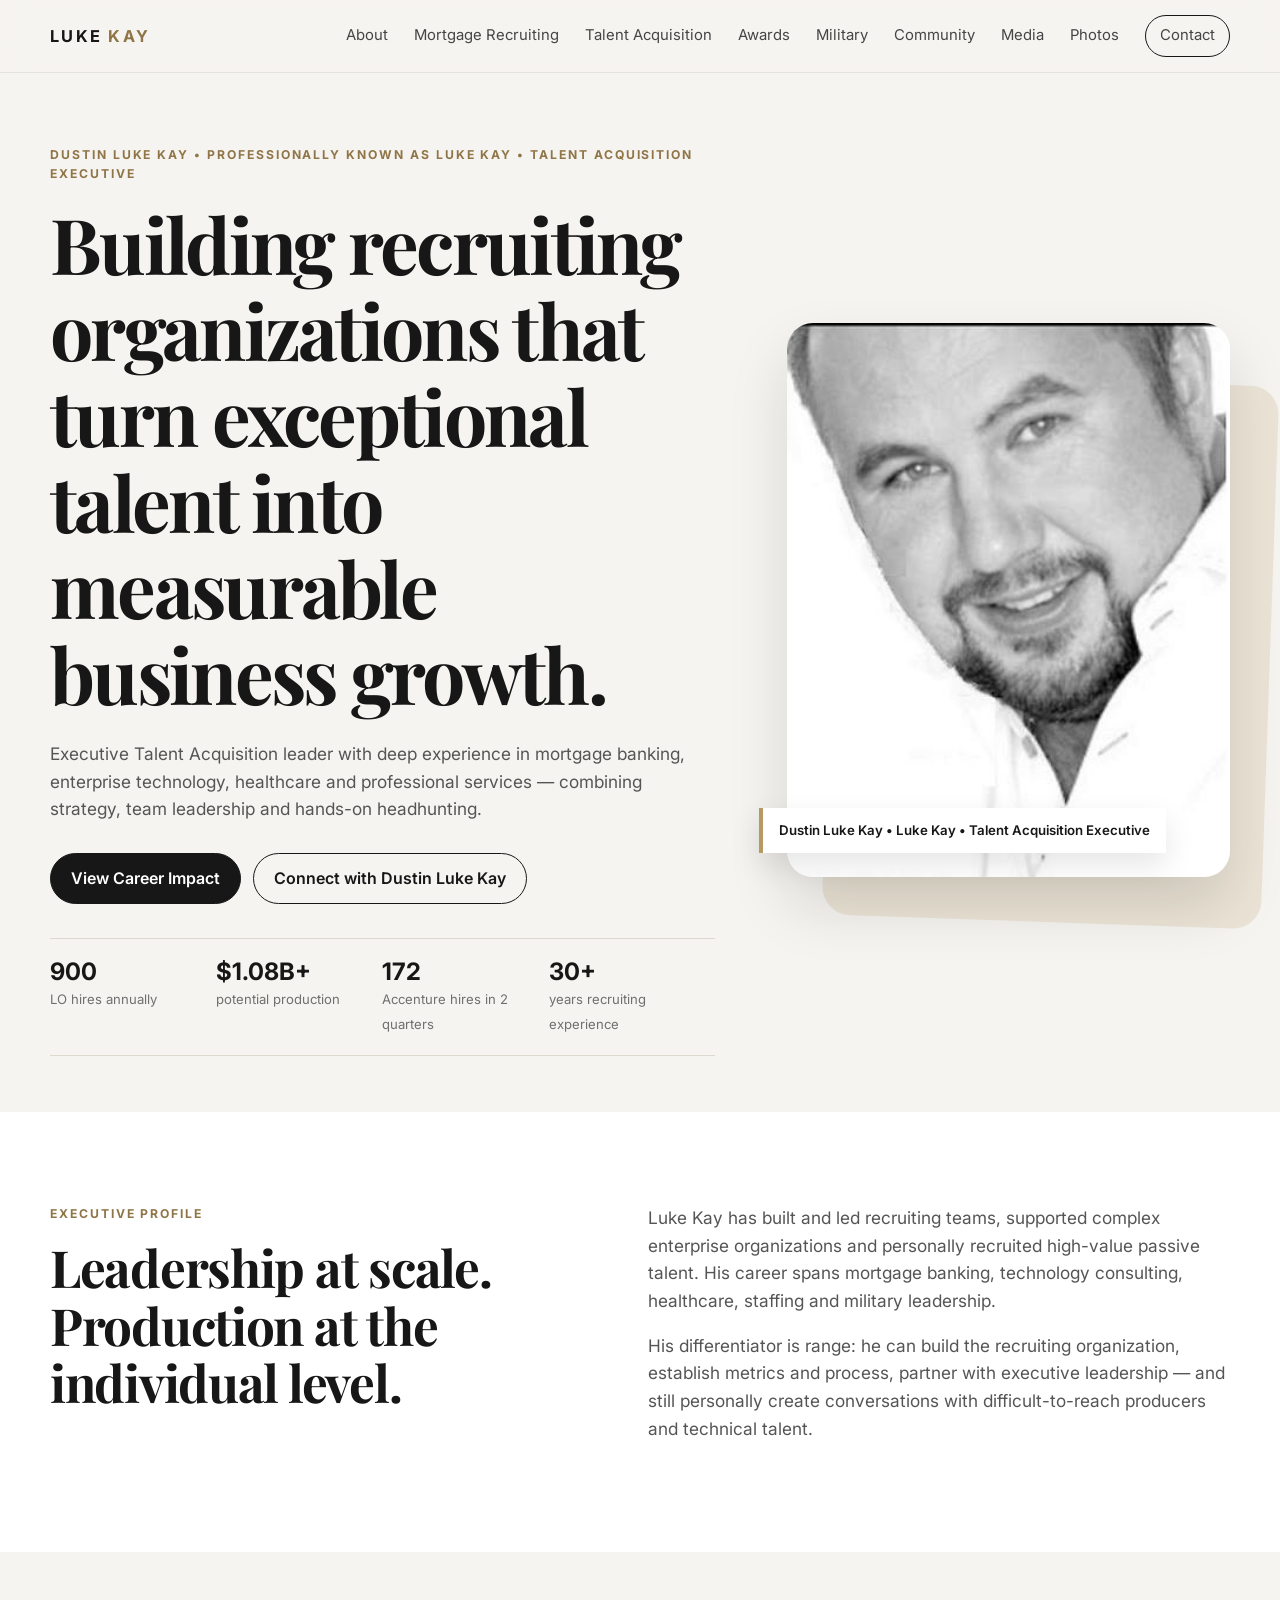
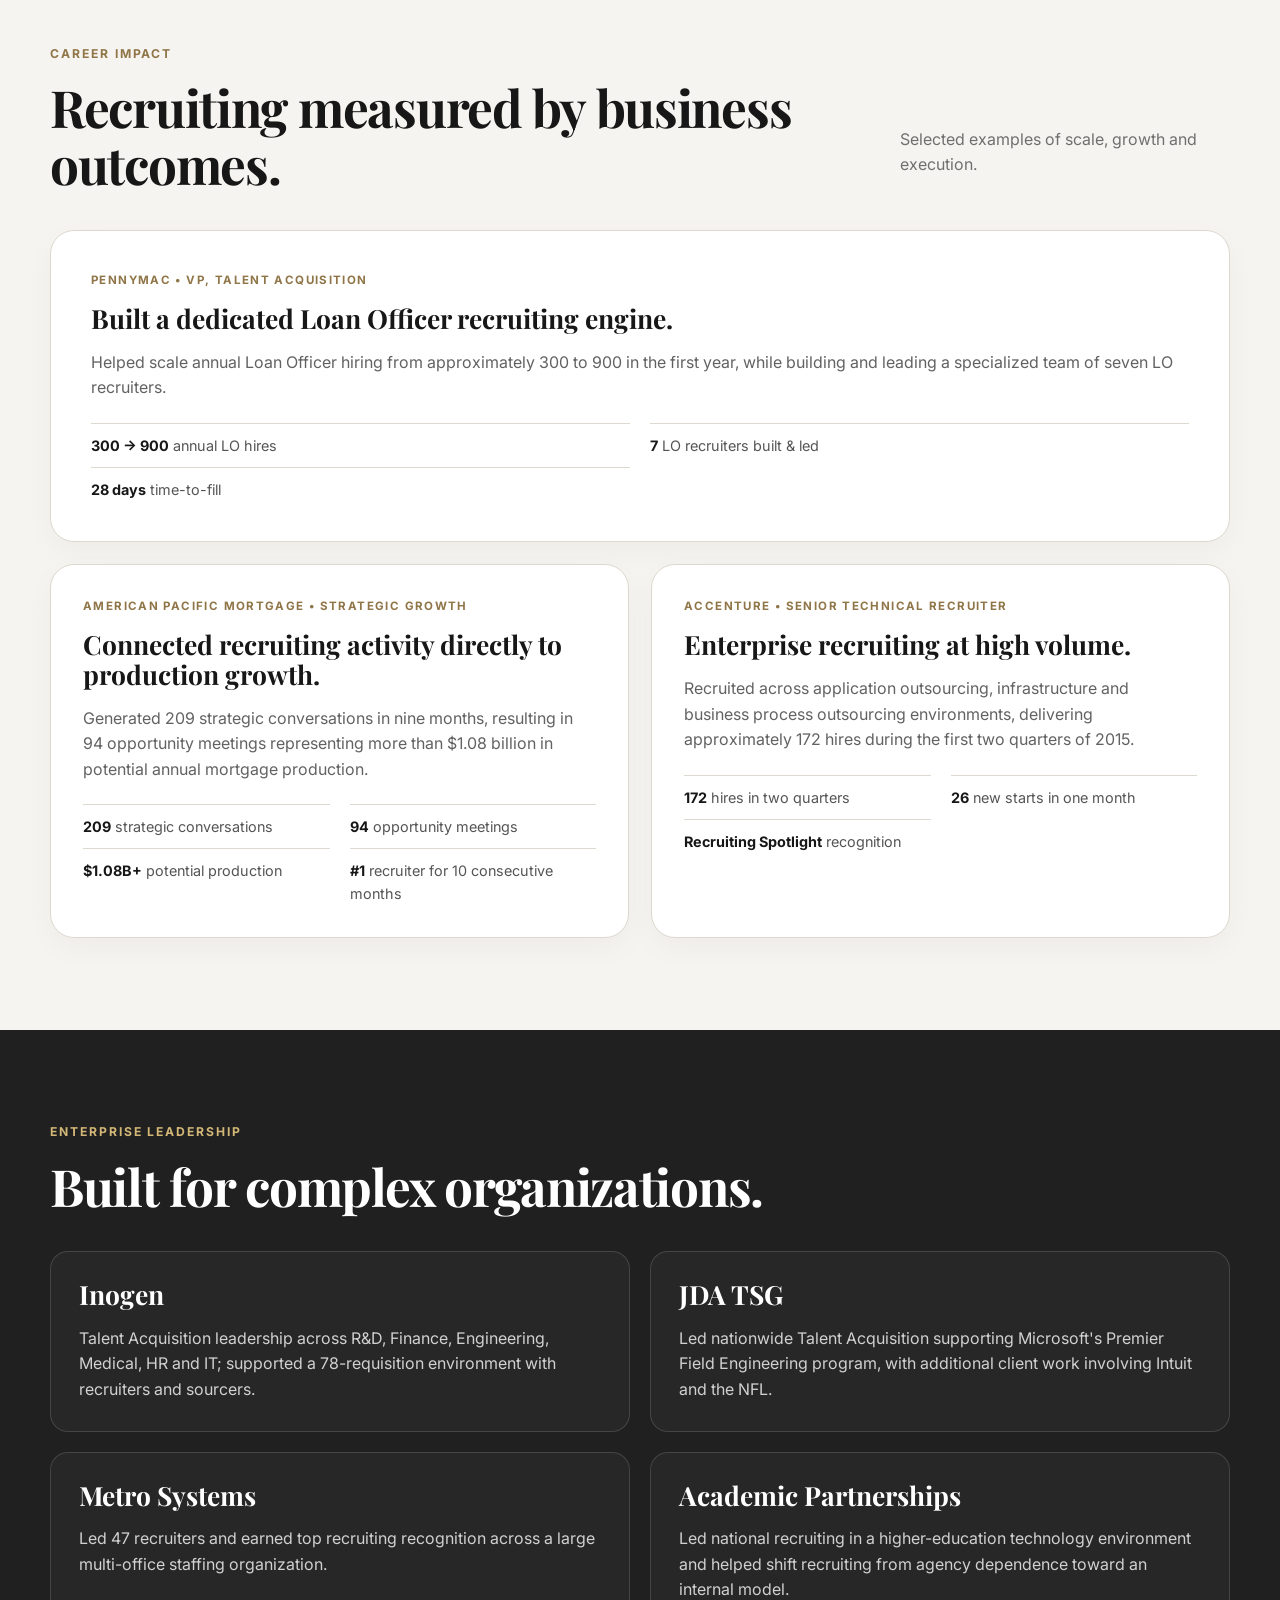
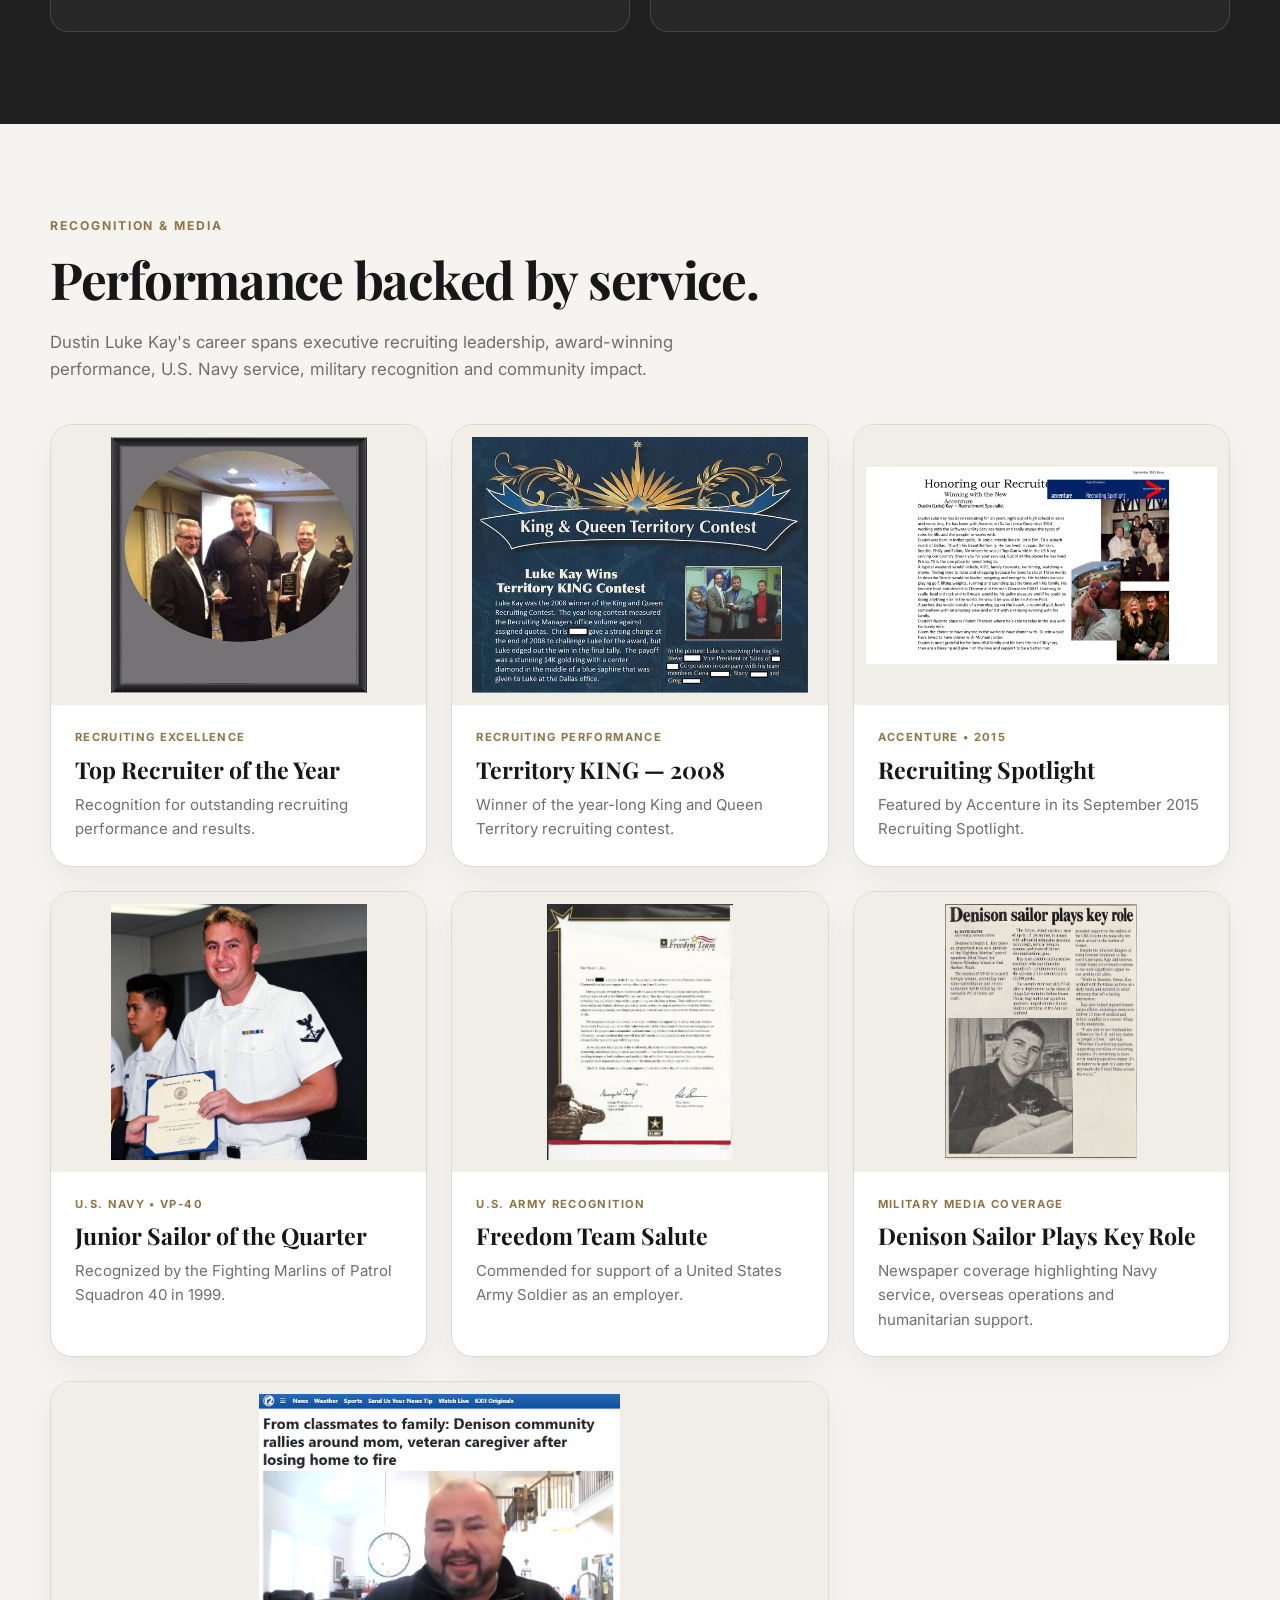
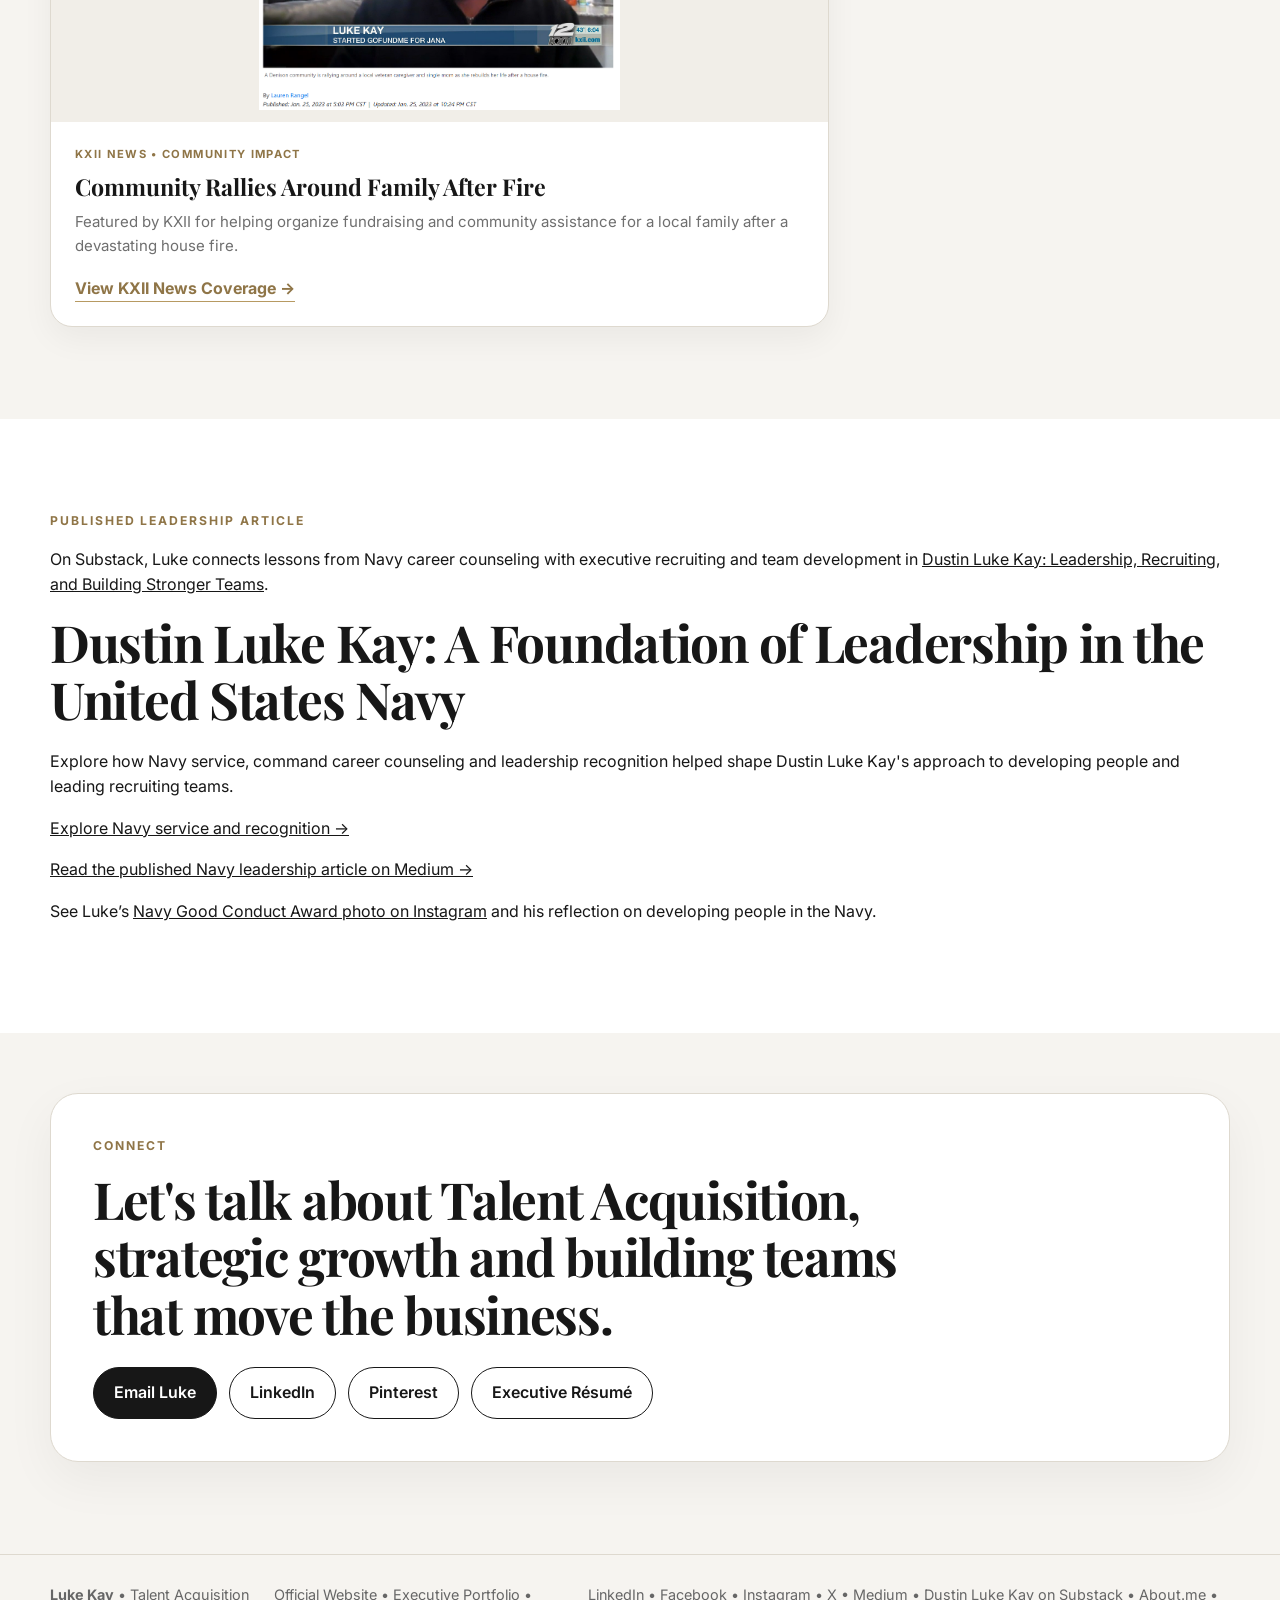
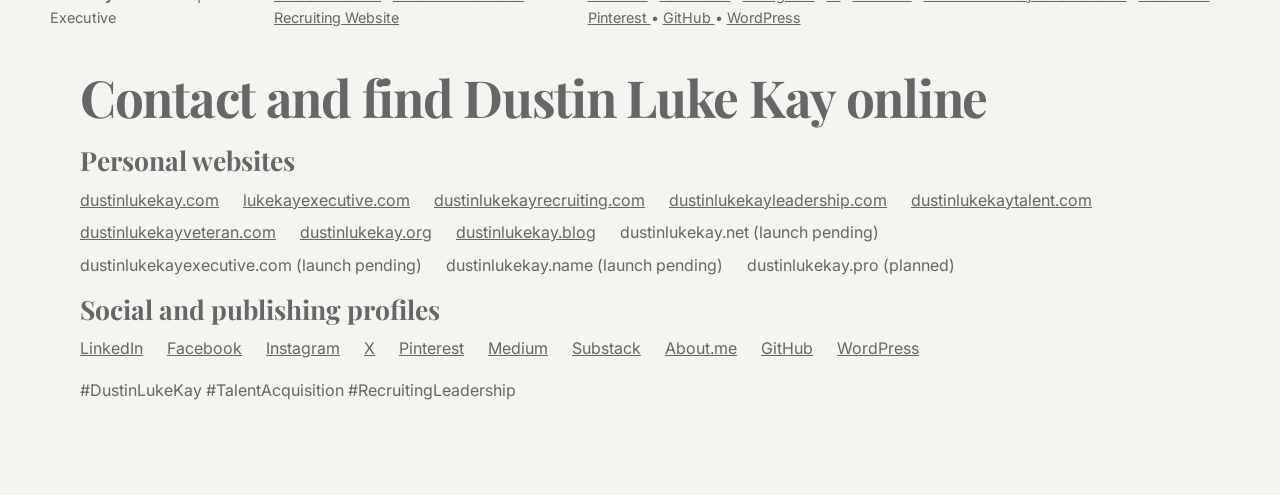
<file: index.html>
<!doctype html>
<html lang="en">
<head>
  <meta charset="utf-8">
  <meta name="viewport" content="width=device-width, initial-scale=1">

  <title>Luke Kay | Dustin Luke Kay | Talent Acquisition Executive</title>
  <meta name="description" content="Dustin Luke Kay, professionally known as Luke Kay, is a Talent Acquisition Executive and strategic growth leader specializing in mortgage recruiting, executive recruiting, technology, healthcare and recruiting leadership.">
  <meta name="author" content="Dustin Luke Kay">
  <link rel="canonical" href="https://lukekayexecutive.com/">

  <meta property="og:type" content="profile">
  <meta property="og:title" content="Luke Kay | Dustin Luke Kay | Talent Acquisition Executive">
  <meta property="og:description" content="Executive Talent Acquisition leadership, mortgage recruiting, strategic growth, military service and career achievements of Dustin Luke Kay.">
  <meta property="og:url" content="https://lukekayexecutive.com/">
  <meta property="og:image" content="https://lukekayexecutive.com/images/dustin-luke-kay-executive-headshot.png">
  <meta property="og:image:alt" content="Dustin Luke Kay, professionally known as Luke Kay, Talent Acquisition Executive">

  <meta name="twitter:card" content="summary_large_image">
  <meta name="twitter:title" content="Luke Kay | Dustin Luke Kay | Talent Acquisition Executive">
  <meta name="twitter:description" content="Executive recruiting leadership, talent acquisition, strategic growth and professional achievements.">
  <meta name="twitter:image" content="https://lukekayexecutive.com/images/dustin-luke-kay-executive-headshot.png">

  <link rel="preconnect" href="https://fonts.googleapis.com">
  <link rel="preconnect" href="https://fonts.gstatic.com" crossorigin>
  <link href="https://fonts.googleapis.com/css2?family=Inter:wght@400;500;600;700&family=Playfair+Display:wght@600;700&display=swap" rel="stylesheet">
  <link rel="stylesheet" href="styles.css">

  <script type="application/ld+json">
  {
    "@context": "https://schema.org",
    "@type": "Person",
    "@id": "https://dustinlukekay.com/#dustin-luke-kay",
    "name": "Dustin Luke Kay",
    "alternateName": "Luke Kay",
    "url": "https://lukekayexecutive.com/",
    "image": "https://lukekayexecutive.com/images/dustin-luke-kay-executive-headshot.png",
    "jobTitle": "Talent Acquisition Executive",
    "description": "Dustin Luke Kay, professionally known as Luke Kay, is a talent acquisition executive and strategic growth leader with experience across mortgage banking, enterprise technology, healthcare and professional services.",
    "sameAs": [
      "https://dustinlukekay.com/",
      "https://dustinlukekayrecruiting.com/",
      "https://www.linkedin.com/in/dustinlukekay/",
      "https://www.facebook.com/dustinlukekay",
      "https://www.instagram.com/dustinlukekay/",
      "https://x.com/dustinlukekay",
      "https://medium.com/@dustinlukekayexecutive",
      "https://dustinlukekay.substack.com/",
      "https://about.me/dustinlukekay",
      "https://www.pinterest.com/dustinlukekay/",
      "https://github.com/dustinlukekay20026",
      "https://dustinlukekay1-hcmnf.wordpress.com/"
    ],
    "knowsAbout": [
      "Talent Acquisition",
      "Executive Recruiting",
      "Mortgage Recruiting",
      "Loan Officer Recruiting",
      "Recruiting Leadership",
      "Strategic Growth",
      "Technical Recruiting",
      "Healthcare Recruiting"
    ]
  }
  </script>
<style>
  .kay-contact-directory { max-width: 72rem; margin: 1.5rem auto; padding: 1rem; text-align: left; overflow-wrap: anywhere; }
  .kay-contact-directory ul { display: flex; flex-wrap: wrap; gap: .45rem 1.5rem; padding: 0; margin: .5rem 0 1rem; list-style: none; }
  .kay-contact-directory li { margin: 0; }
  .kay-contact-directory a { text-decoration: underline; }
</style>
</head>

<body>

  <header class="site-header" id="top">
    <div class="container nav-wrap">

      <a class="brand" href="#top" aria-label="Luke Kay home">
        LUKE <span>KAY</span>
      </a>

      <nav class="nav" aria-label="Primary navigation">
        <a href="about.html">About</a>
        <a href="mortgage-recruiting.html">Mortgage Recruiting</a>
        <a href="talent-acquisition.html">Talent Acquisition</a>
        <a href="awards.html">Awards</a>
        <a href="military-service.html">Military</a>
        <a href="community-service.html">Community</a>
        <a href="media.html">Media</a>
        <a href="professional-photos.html">Photos</a>
        <a href="contact.html" class="nav-cta">Contact</a>
      </nav>

    </div>
  </header>

  <main>

    <!-- HERO -->

    <section class="hero">
      <div class="container hero-grid">

        <div class="hero-copy">

          <p class="eyebrow">
            Dustin Luke Kay • Professionally Known as Luke Kay • Talent Acquisition Executive
          </p>

          <h1>
            Building recruiting organizations that turn exceptional talent into measurable business growth.
          </h1>

          <p class="hero-lede">
            Executive Talent Acquisition leader with deep experience in mortgage banking,
            enterprise technology, healthcare and professional services — combining strategy,
            team leadership and hands-on headhunting.
          </p>

          <div class="hero-actions">
            <a class="button button-primary" href="#impact">
              View Career Impact
            </a>

            <a class="button button-secondary" href="#contact">
              Connect with Dustin Luke Kay
            </a>
          </div>

          <div class="metrics" aria-label="Career highlights">

            <div class="metric">
              <strong>900</strong>
              <span>LO hires annually</span>
            </div>

            <div class="metric">
              <strong>$1.08B+</strong>
              <span>potential production</span>
            </div>

            <div class="metric">
              <strong>172</strong>
              <span>Accenture hires in 2 quarters</span>
            </div>

            <div class="metric">
              <strong>30+</strong>
              <span>years recruiting experience</span>
            </div>

          </div>
        </div>

        <div class="hero-portrait" aria-label="Portrait of Luke Kay">

          <img
            src="images/dustin-luke-kay-executive-headshot.png"
            alt="Dustin Luke Kay, professionally known as Luke Kay, Talent Acquisition and mortgage recruiting executive"
            fetchpriority="high"
          >

          <div class="portrait-tag">
            Dustin Luke Kay • Luke Kay • Talent Acquisition Executive
          </div>

        </div>

      </div>
    </section>

    <!-- EXECUTIVE PROFILE -->

    <section class="section section-light" id="impact">

      <div class="container two-col">

        <div>
          <p class="section-kicker">Executive Profile</p>

          <h2>
            Leadership at scale. Production at the individual level.
          </h2>
        </div>

        <div class="prose">

          <p>
            Luke Kay has built and led recruiting teams, supported complex enterprise
            organizations and personally recruited high-value passive talent.
            His career spans mortgage banking, technology consulting,
            healthcare, staffing and military leadership.
          </p>

          <p>
            His differentiator is range: he can build the recruiting organization,
            establish metrics and process, partner with executive leadership —
            and still personally create conversations with difficult-to-reach
            producers and technical talent.
          </p>

        </div>
      </div>
    </section>

    <!-- CAREER IMPACT -->

    <section class="section" id="case-studies">

      <div class="container">

        <p class="section-kicker">Career Impact</p>

        <div class="section-heading-row">

          <h2>Recruiting measured by business outcomes.</h2>

          <p>
            Selected examples of scale, growth and execution.
          </p>

        </div>

        <div class="cards">

          <article class="case-card feature-card">

            <div class="card-meta">
              PennyMac • VP, Talent Acquisition
            </div>

            <h3>Built a dedicated Loan Officer recruiting engine.</h3>

            <p>
              Helped scale annual Loan Officer hiring from approximately
              300 to 900 in the first year, while building and leading
              a specialized team of seven LO recruiters.
            </p>

            <div class="case-stats">
              <span><strong>300 → 900</strong> annual LO hires</span>
              <span><strong>7</strong> LO recruiters built &amp; led</span>
              <span><strong>28 days</strong> time-to-fill</span>
            </div>

          </article>

          <article class="case-card">

            <div class="card-meta">
              American Pacific Mortgage • Strategic Growth
            </div>

            <h3>
              Connected recruiting activity directly to production growth.
            </h3>

            <p>
              Generated 209 strategic conversations in nine months,
              resulting in 94 opportunity meetings representing
              more than $1.08 billion in potential annual mortgage production.
            </p>

            <div class="case-stats">
              <span><strong>209</strong> strategic conversations</span>
              <span><strong>94</strong> opportunity meetings</span>
              <span><strong>$1.08B+</strong> potential production</span>
              <span><strong>#1</strong> recruiter for 10 consecutive months</span>
            </div>

          </article>

          <article class="case-card">

            <div class="card-meta">
              Accenture • Senior Technical Recruiter
            </div>

            <h3>Enterprise recruiting at high volume.</h3>

            <p>
              Recruited across application outsourcing, infrastructure
              and business process outsourcing environments, delivering
              approximately 172 hires during the first two quarters of 2015.
            </p>

            <div class="case-stats">
              <span><strong>172</strong> hires in two quarters</span>
              <span><strong>26</strong> new starts in one month</span>
              <span><strong>Recruiting Spotlight</strong> recognition</span>
            </div>

          </article>

        </div>
      </div>
    </section>

    <!-- ENTERPRISE LEADERSHIP -->

    <section class="section section-dark" id="leadership">

      <div class="container">

        <p class="section-kicker">Enterprise Leadership</p>

        <h2>Built for complex organizations.</h2>

        <div class="leadership-grid">

          <div class="lead-item">
            <h3>Inogen</h3>

            <p>
              Talent Acquisition leadership across R&amp;D, Finance,
              Engineering, Medical, HR and IT; supported a
              78-requisition environment with recruiters and sourcers.
            </p>
          </div>

          <div class="lead-item">
            <h3>JDA TSG</h3>

            <p>
              Led nationwide Talent Acquisition supporting Microsoft's
              Premier Field Engineering program, with additional client
              work involving Intuit and the NFL.
            </p>
          </div>

          <div class="lead-item">
            <h3>Metro Systems</h3>

            <p>
              Led 47 recruiters and earned top recruiting recognition
              across a large multi-office staffing organization.
            </p>
          </div>

          <div class="lead-item">
            <h3>Academic Partnerships</h3>

            <p>
              Led national recruiting in a higher-education technology
              environment and helped shift recruiting from agency
              dependence toward an internal model.
            </p>
          </div>

        </div>
      </div>
    </section>

    <!-- RECOGNITION AND MEDIA -->

    <section class="section" id="recognition">

      <div class="container">

        <div class="recognition-heading">

          <p class="section-kicker">Recognition &amp; Media</p>

          <h2>Performance backed by service.</h2>

          <p class="recognition-copy">
            Dustin Luke Kay's career spans executive recruiting leadership,
            award-winning performance, U.S. Navy service,
            military recognition and community impact.
          </p>

        </div>

        <div class="recognition-gallery">

          <article class="recognition-card">

            <img
              src="images/dustin-luke-kay-top-recruiter-of-the-year-2012.jpg"
              alt="Dustin Luke Kay receiving Top Recruiter of the Year recognition in 2012"
              loading="lazy"
            >

            <div class="recognition-card-copy">
              <span>Recruiting Excellence</span>
              <h3>Top Recruiter of the Year</h3>

              <p>
                Recognition for outstanding recruiting performance and results.
              </p>
            </div>

          </article>

          <article class="recognition-card">

            <img
              src="images/dustin-luke-kay-2008-territory-king-recruiting-award.jpg"
              alt="Dustin Luke Kay receiving Territory King recruiting recognition in 2008"
              loading="lazy"
            >

            <div class="recognition-card-copy">
              <span>Recruiting Performance</span>
              <h3>Territory KING — 2008</h3>

              <p>
                Winner of the year-long King and Queen Territory
                recruiting contest.
              </p>
            </div>

          </article>

          <article class="recognition-card">

            <img
              src="images/dustin-luke-kay-accenture-recruiting-spotlight-2015.jpg"
              alt="Dustin Luke Kay featured in Accenture recruiting recognition in 2015"
              loading="lazy"
            >

            <div class="recognition-card-copy">
              <span>Accenture • 2015</span>
              <h3>Recruiting Spotlight</h3>

              <p>
                Featured by Accenture in its September 2015
                Recruiting Spotlight.
              </p>
            </div>

          </article>

          <article class="recognition-card">

            <img
              src="images/dustin-luke-kay-us-navy-sailor-of-the-quarter-1999.png"
              alt="Dustin Luke Kay U.S. Navy Sailor of the Quarter recognition in 1999"
              loading="lazy"
            >

            <div class="recognition-card-copy">
              <span>U.S. Navy • VP-40</span>
              <h3>Junior Sailor of the Quarter</h3>

              <p>
                Recognized by the Fighting Marlins of
                Patrol Squadron 40 in 1999.
              </p>
            </div>

          </article>

          <article class="recognition-card">

            <img
              src="images/dustin-luke-kay-us-army-freedom-team-salute-commendation.jpg"
              alt="Dustin Luke Kay U.S. Army Freedom Team Salute commendation"
              loading="lazy"
            >

            <div class="recognition-card-copy">
              <span>U.S. Army Recognition</span>
              <h3>Freedom Team Salute</h3>

              <p>
                Commended for support of a United States Army Soldier
                as an employer.
              </p>
            </div>

          </article>

          <article class="recognition-card">

            <img
              src="images/dustin-luke-kay-us-navy-denison-newspaper-article.png"
              alt="Denison newspaper coverage featuring Dustin Luke Kay and his United States Navy service"
              loading="lazy"
            >

            <div class="recognition-card-copy">
              <span>Military Media Coverage</span>
              <h3>Denison Sailor Plays Key Role</h3>

              <p>
                Newspaper coverage highlighting Navy service,
                overseas operations and humanitarian support.
              </p>
            </div>

          </article>

          <article class="recognition-card recognition-card-featured">

            <a
              href="https://www.kxii.com/2023/01/25/classmates-family-denison-community-rallies-around-mom-veteran-caregiver-after-losing-home-fire/"
              target="_blank"
              rel="noopener noreferrer"
            >

              <img
                src="images/dustin-luke-kay-kxii-community-service.png"
                alt="KXII News coverage of community service following a North Texas house fire"
                loading="lazy"
              >

            </a>

            <div class="recognition-card-copy">

              <span>KXII News • Community Impact</span>

              <h3>Community Rallies Around Family After Fire</h3>

              <p>
                Featured by KXII for helping organize fundraising
                and community assistance for a local family
                after a devastating house fire.
              </p>

              <a
                class="recognition-link"
                href="https://www.kxii.com/2023/01/25/classmates-family-denison-community-rallies-around-mom-veteran-caregiver-after-losing-home-fire/"
                target="_blank"
                rel="noopener noreferrer"
              >
                View KXII News Coverage →
              </a>

            </div>
          </article>

        </div>
      </div>
    </section>

    <!-- PUBLISHED LEADERSHIP ARTICLE -->
    <section class="section section-light" id="published-leadership">
      <div class="container">
        <p class="section-kicker">Published Leadership Article</p>
        <p>On Substack, Luke connects lessons from Navy career counseling with executive recruiting and team development in <a href="https://dustinlukekay.substack.com/p/dustin-luke-kay-leadership-recruiting">Dustin Luke Kay: Leadership, Recruiting, and Building Stronger Teams</a>.</p>
        <h2>Dustin Luke Kay: A Foundation of Leadership in the United States Navy</h2>
        <p>Explore how Navy service, command career counseling and leadership recognition helped shape Dustin Luke Kay's approach to developing people and leading recruiting teams.</p>
        <p><a href="military-service.html">Explore Navy service and recognition →</a></p>
        <p><a href="https://medium.com/@dustinlukekayexecutive/dustin-luke-kay-a-foundation-of-leadership-in-the-united-states-navy-f770c6272e0e" target="_blank" rel="noopener noreferrer">Read the published Navy leadership article on Medium →</a></p>
    <p>See Luke’s <a href="https://www.instagram.com/p/DflQcKMCumL/">Navy Good Conduct Award photo on Instagram</a> and his reflection on developing people in the Navy.</p>
      </div>
    </section>

    <!-- CONTACT -->

    <section class="section contact-section" id="contact">

      <div class="container contact-card">

        <div>

          <p class="section-kicker">Connect</p>

          <h2>
            Let's talk about Talent Acquisition, strategic growth
            and building teams that move the business.
          </h2>

        </div>

        <div class="contact-actions">

          <a
            class="button button-primary"
            href="mailto:lukekayexecutive@gmail.com"
          >
            Email Luke
          </a>

          <a
            class="button button-secondary"
            href="https://www.linkedin.com/in/dustinlukekay/"
            target="_blank"
            rel="noopener noreferrer"
          >
            LinkedIn
          </a>

          <a
            class="button button-secondary"
            href="https://www.pinterest.com/dustinlukekay/"
            target="_blank"
            rel="noopener noreferrer"
          >
            Pinterest
          </a>

          <a
            class="button button-secondary"
            href="Luke_Kay_Executive_Talent_Acquisition_Resume_2026.pdf"
            target="_blank"
            rel="noopener noreferrer"
          >
            Executive Résumé
          </a>

        </div>
      </div>
    </section>

  </main>

  <!-- PROFESSIONAL WEBSITES AND SOCIAL LINKS -->

  <footer class="site-footer">

    <div class="container footer-wrap">

      <div>
        <strong>Luke Kay</strong> • Talent Acquisition Executive
      </div>

      <div aria-label="Professional websites">

        <a href="https://dustinlukekay.com/">
          Official Website
        </a> •

        <a href="https://lukekayexecutive.com/">
          Executive Portfolio
        </a> •

        <a href="https://dustinlukekayrecruiting.com/">
          Recruiting Website
        </a>

      </div>

      <div aria-label="Social and professional profiles">

        <a href="https://www.linkedin.com/in/dustinlukekay/" rel="me">
          LinkedIn
        </a> •

        <a href="https://www.facebook.com/dustinlukekay" rel="me">
          Facebook
        </a> •

        <a href="https://www.instagram.com/dustinlukekay/" rel="me">
          Instagram
        </a> •

        <a href="https://x.com/dustinlukekay" rel="me">
          X
        </a> •

        <a href="https://medium.com/@dustinlukekayexecutive" rel="me">
          Medium
        </a> •

        <a href="https://dustinlukekay.substack.com/" rel="me">
          Dustin Luke Kay on Substack
        </a> •

        <a href="https://about.me/dustinlukekay" rel="me">
          About.me
        </a> •

        <a href="https://www.pinterest.com/dustinlukekay/" rel="me">
          Pinterest
        </a> •

        <a href="https://github.com/dustinlukekay20026" rel="me">
          GitHub
        </a> •

        <a href="https://dustinlukekay1-hcmnf.wordpress.com/" rel="me">
          WordPress
        </a>

      </div>

    </div>

  
<section class="kay-contact-directory" id="kay-contact-directory" aria-label="Contact Dustin Luke Kay online">
  <h2>Contact and find Dustin Luke Kay online</h2>
  <nav aria-label="Personal websites">
    <h3>Personal websites</h3>
    <ul>
      <li><a href="https://dustinlukekay.com/">dustinlukekay.com</a></li>
      <li><a href="https://lukekayexecutive.com/">lukekayexecutive.com</a></li>
      <li><a href="https://dustinlukekayrecruiting.com/">dustinlukekayrecruiting.com</a></li>
      <li><a href="https://dustinlukekayleadership.com/">dustinlukekayleadership.com</a></li>
      <li><a href="https://dustinlukekaytalent.com/">dustinlukekaytalent.com</a></li>
      <li><a href="https://dustinlukekayveteran.com/">dustinlukekayveteran.com</a></li>
      <li><a href="https://dustinlukekay.org/">dustinlukekay.org</a></li>
      <li><a href="https://dustinlukekay.blog/">dustinlukekay.blog</a></li>
      <li>dustinlukekay.net (launch pending)</li>
      <li>dustinlukekayexecutive.com (launch pending)</li>
      <li>dustinlukekay.name (launch pending)</li>
      <li>dustinlukekay.pro (planned)</li>
    </ul>
  </nav>
  <nav aria-label="Social and publishing profiles">
    <h3>Social and publishing profiles</h3>
    <ul>
      <li><a href="https://www.linkedin.com/in/dustinlukekay/" rel="me">LinkedIn</a></li>
      <li><a href="https://www.facebook.com/dustinlukekay/" rel="me">Facebook</a></li>
      <li><a href="https://www.instagram.com/dustinlukekay/" rel="me">Instagram</a></li>
      <li><a href="https://x.com/dustinlukekay" rel="me">X</a></li>
      <li><a href="https://www.pinterest.com/dustinlukekay/" rel="me">Pinterest</a></li>
      <li><a href="https://medium.com/@dustinlukekayexecutive" rel="me">Medium</a></li>
      <li><a href="https://dustinlukekay.substack.com/" rel="me">Substack</a></li>
      <li><a href="https://about.me/dustinlukekay" rel="me">About.me</a></li>
      <li><a href="https://github.com/dustinlukekay20026" rel="me">GitHub</a></li>
      <li><a href="https://dustinlukekay1-hcmnf.wordpress.com/" rel="me">WordPress</a></li>
    </ul>
  </nav>
  <p>#DustinLukeKay #TalentAcquisition #RecruitingLeadership</p>
</section>
</footer>

  <script src="script.js"></script>

</body>
</html>
</file>
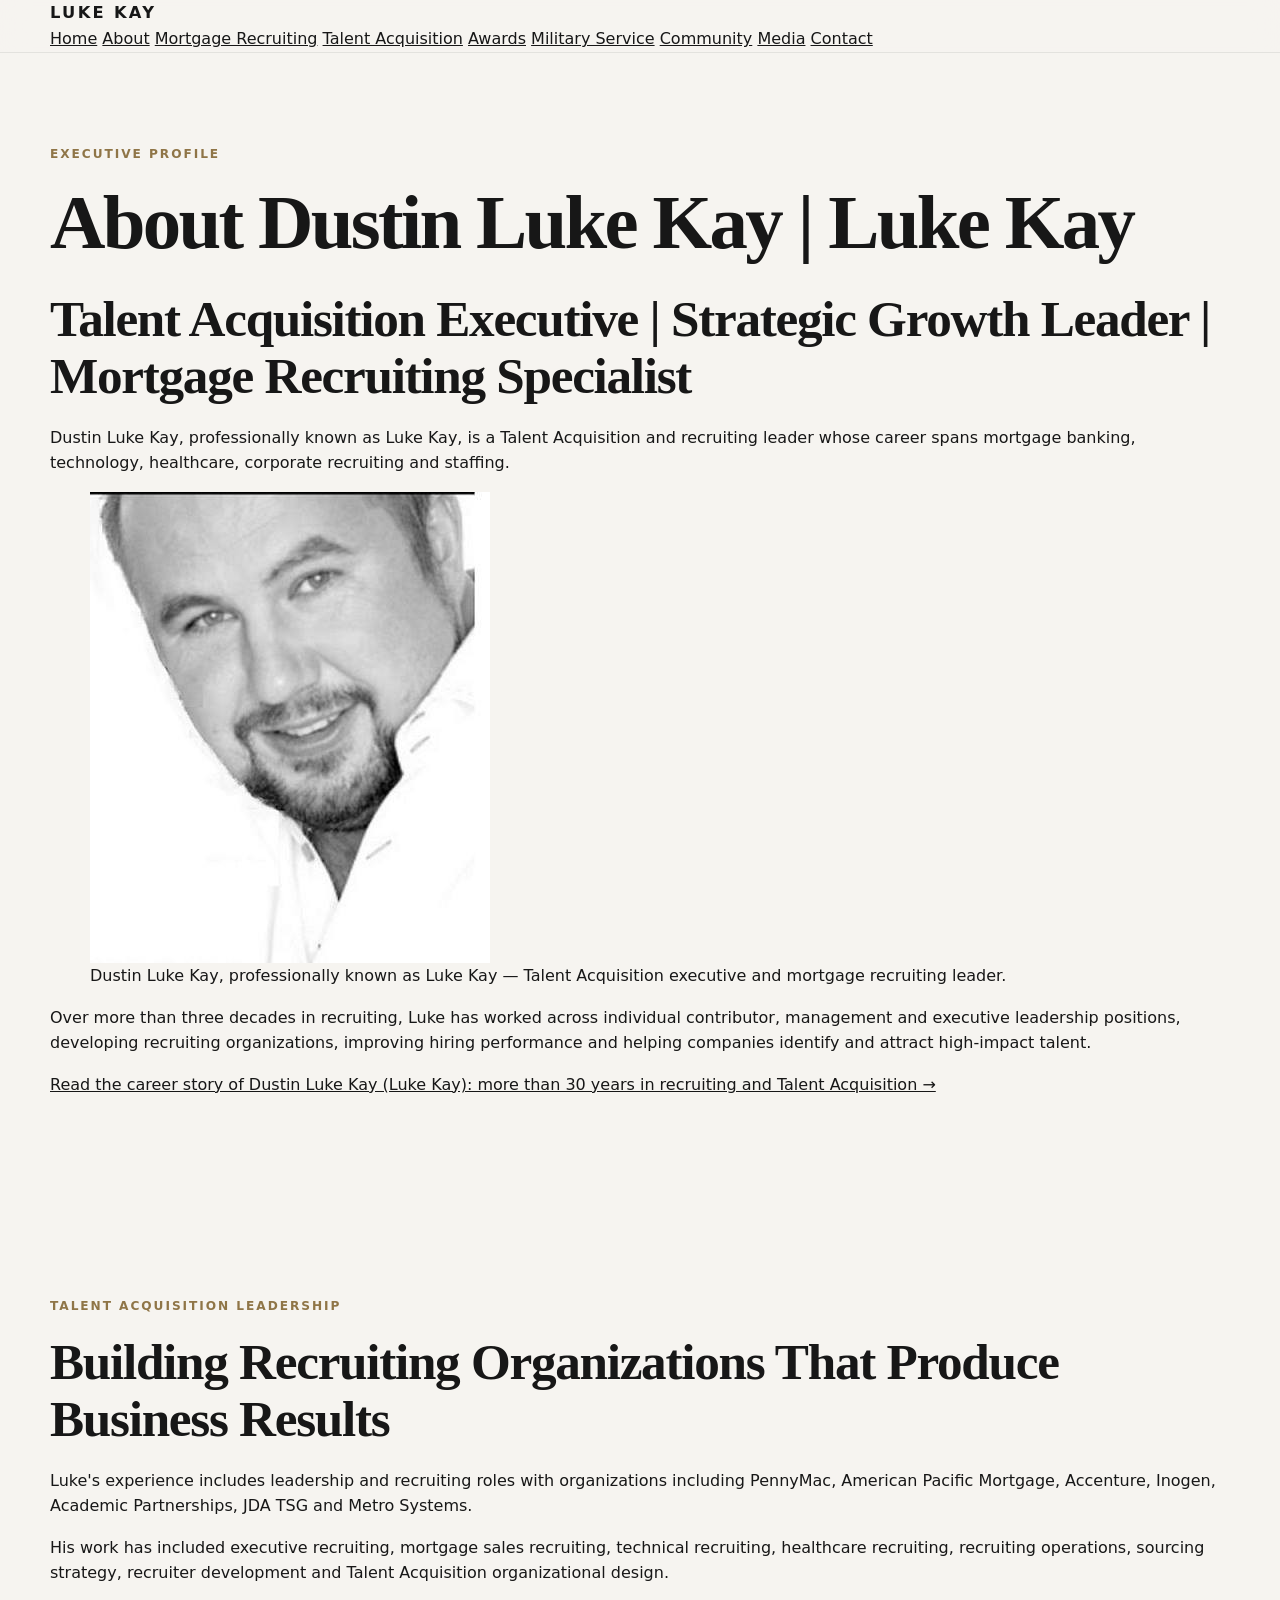
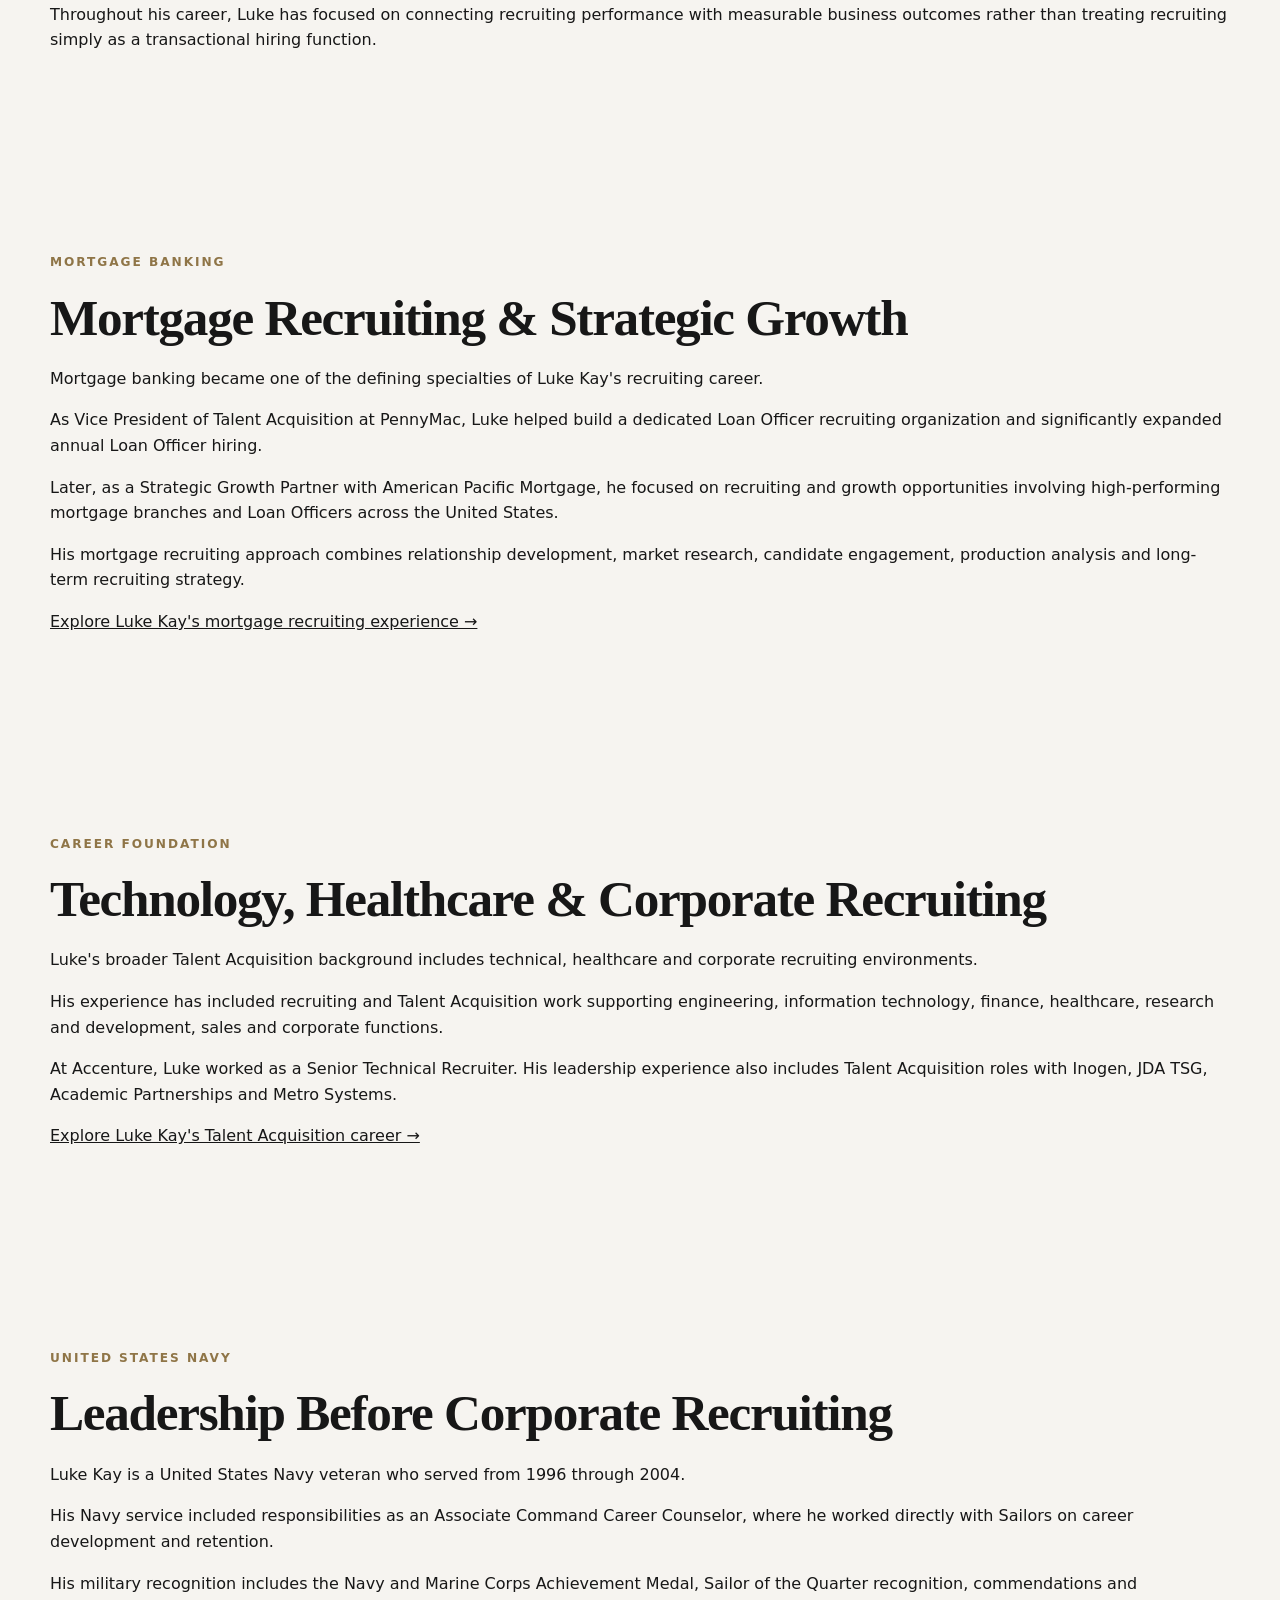
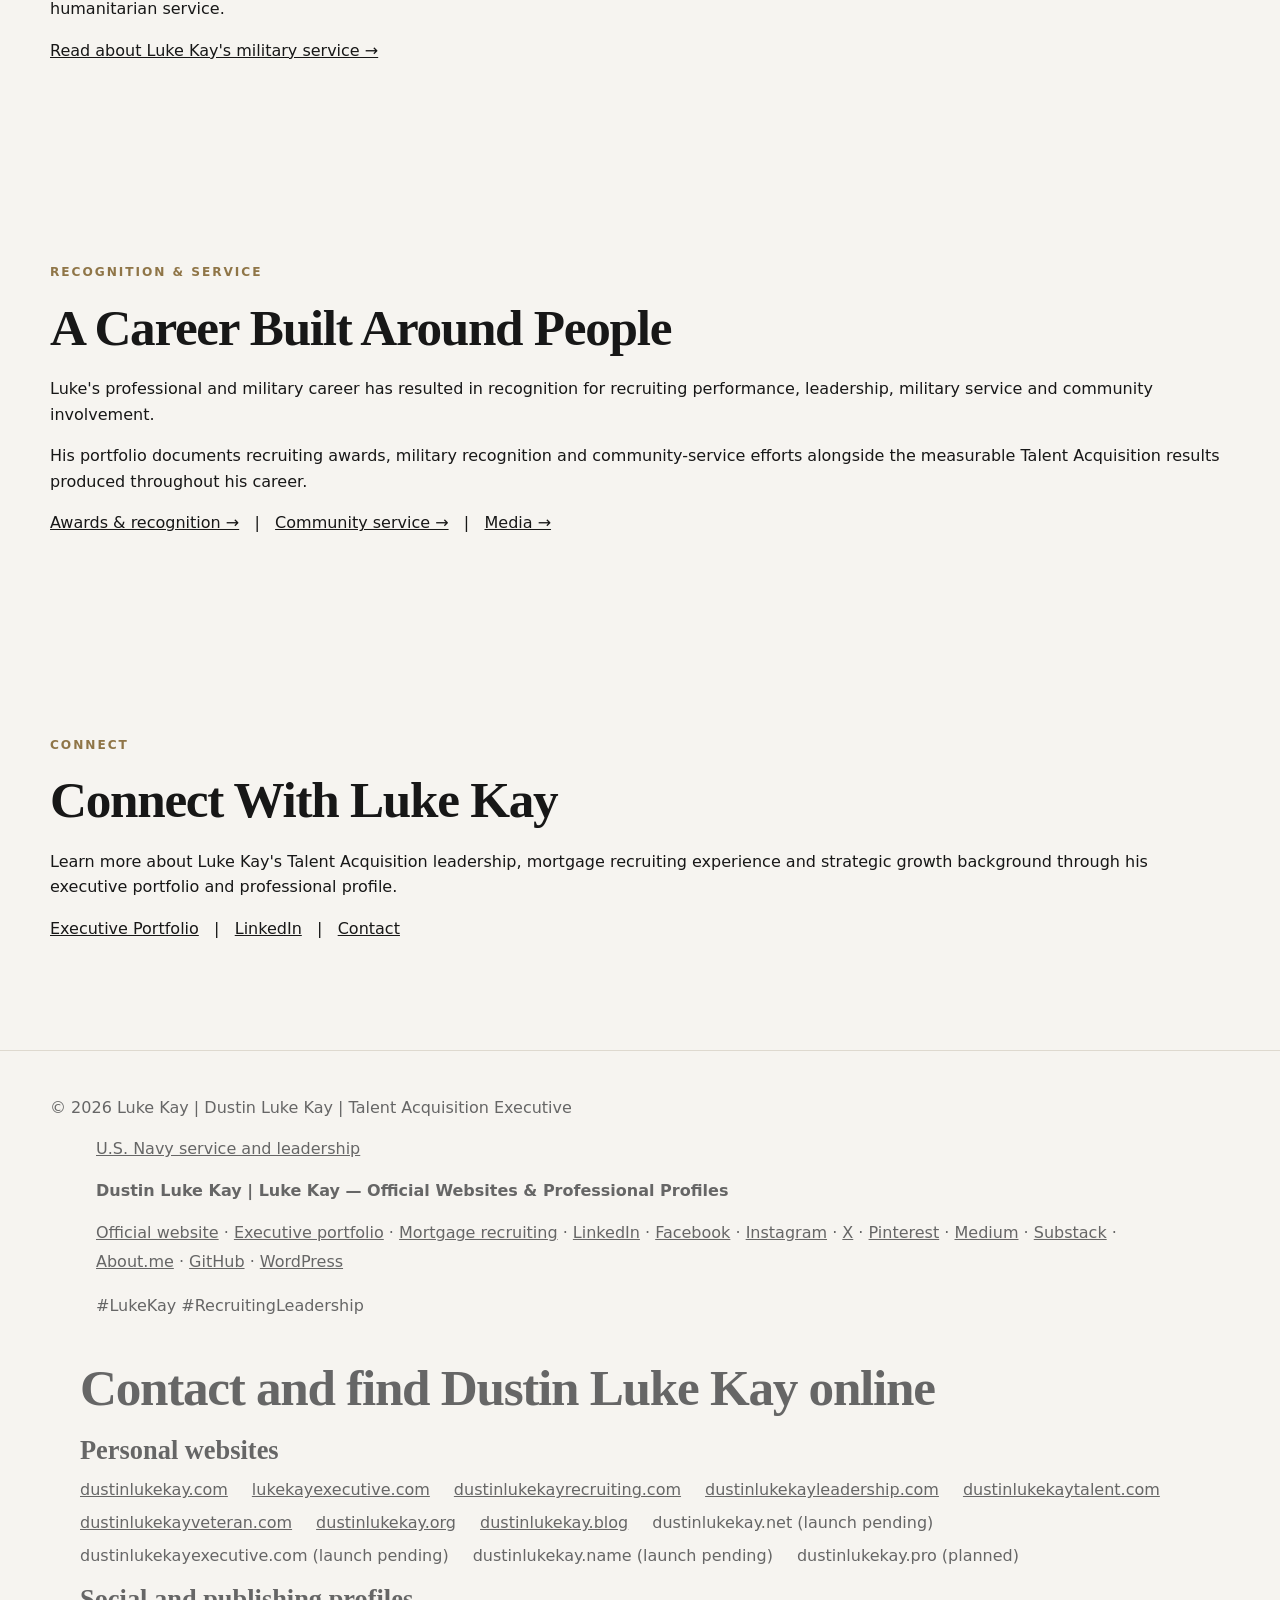
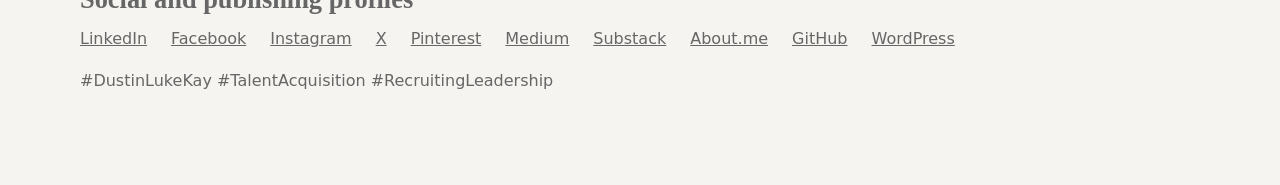
<file: about.html>
<!DOCTYPE html>
<html lang="en">
<head>
  <meta charset="UTF-8">
  <meta name="viewport" content="width=device-width, initial-scale=1.0">

  <title>Dustin Luke Kay | Luke Kay Executive Portfolio</title>
 
  <meta name="description" content="Meet Dustin Luke Kay, known professionally as Luke Kay. Explore his executive recruiting career, leadership portfolio, military service, and professional recognition.">

<meta name="author" content="Luke Kay">
  

  <link rel="canonical" href="https://lukekayexecutive.com/about.html">

  <meta property="og:title" content="Dustin Luke Kay | Luke Kay Executive Portfolio">
  <meta property="og:description" content="Meet Dustin Luke Kay, known professionally as Luke Kay. Explore his executive recruiting career, leadership portfolio, military service, and professional recognition.">
  <meta property="og:url" content="https://lukekayexecutive.com/about.html">
  <meta property="og:type" content="profile">
<meta property="og:image" content="https://lukekayexecutive.com/images/dustin-luke-kay-executive-headshot.png">
<meta property="og:image:alt" content="Dustin Luke Kay, professionally known as Luke Kay, Talent Acquisition and mortgage recruiting executive">
 
  
  <link rel="stylesheet" href="styles.css">
<meta name="twitter:card" content="summary">
<meta name="twitter:title" content="Dustin Luke Kay | Luke Kay Executive Portfolio">
<meta name="twitter:description" content="Meet Dustin Luke Kay, known professionally as Luke Kay. Explore his executive recruiting career, leadership portfolio, military service, and professional recognition.">
<style>
  .kay-contact-directory { max-width: 72rem; margin: 1.5rem auto; padding: 1rem; text-align: left; overflow-wrap: anywhere; }
  .kay-contact-directory ul { display: flex; flex-wrap: wrap; gap: .45rem 1.5rem; padding: 0; margin: .5rem 0 1rem; list-style: none; }
  .kay-contact-directory li { margin: 0; }
  .kay-contact-directory a { text-decoration: underline; }
</style>
</head>

<body>

<header class="site-header">
  <div class="container">
    <a href="index.html" class="brand">LUKE KAY</a>

    <nav>
      <a href="index.html">Home</a>
      <a href="about.html">About</a>
      <a href="mortgage-recruiting.html">Mortgage Recruiting</a>
      <a href="talent-acquisition.html">Talent Acquisition</a>
      <a href="awards.html">Awards</a>
      <a href="military-service.html">Military Service</a>
      <a href="community-service.html">Community</a>
      <a href="media.html">Media</a>
      <a href="contact.html">Contact</a>
    </nav>
  </div>
</header>


<main>

<section class="section">
  <div class="container">

    <p class="section-kicker">Executive Profile</p>

    <h1>About Dustin Luke Kay | Luke Kay</h1>

 <h2>Talent Acquisition Executive | Strategic Growth Leader | Mortgage Recruiting Specialist</h2>

<p>
  Dustin Luke Kay, professionally known as Luke Kay, is a Talent Acquisition
  and recruiting leader whose career spans mortgage banking, technology,
  healthcare, corporate recruiting and staffing.
</p>

<figure class="award-image">
  <img
    src="images/dustin-luke-kay-executive-headshot.png"
    alt="Professional portrait of Dustin Luke Kay"
    loading="eager">

  <figcaption>
    Dustin Luke Kay, professionally known as Luke Kay — Talent Acquisition executive and mortgage recruiting leader.
  </figcaption>
</figure>
 
      <p>
      Over more than three decades in recruiting, Luke has worked across
      individual contributor, management and executive leadership positions,
      developing recruiting organizations, improving hiring performance and
      helping companies identify and attract high-impact talent.
    </p>
    <p>
  <a href="dustin-luke-kay-recruiting-leadership.html">
    Read the career story of Dustin Luke Kay (Luke Kay): more than 30 years in recruiting and Talent Acquisition →
  </a>
</p>

  </div>
</section>


<section class="section">
  <div class="container">

    <p class="section-kicker">Talent Acquisition Leadership</p>

    <h2>Building Recruiting Organizations That Produce Business Results</h2>

    <p>
      Luke's experience includes leadership and recruiting roles with
      organizations including PennyMac, American Pacific Mortgage, Accenture,
      Inogen, Academic Partnerships, JDA TSG and Metro Systems.
    </p>

    <p>
      His work has included executive recruiting, mortgage sales recruiting,
      technical recruiting, healthcare recruiting, recruiting operations,
      sourcing strategy, recruiter development and Talent Acquisition
      organizational design.
    </p>

    <p>
      Throughout his career, Luke has focused on connecting recruiting
      performance with measurable business outcomes rather than treating
      recruiting simply as a transactional hiring function.
    </p>

  </div>
</section>


<section class="section">
  <div class="container">

    <p class="section-kicker">Mortgage Banking</p>

    <h2>Mortgage Recruiting & Strategic Growth</h2>

    <p>
      Mortgage banking became one of the defining specialties of Luke Kay's
      recruiting career.
    </p>

    <p>
      As Vice President of Talent Acquisition at PennyMac, Luke helped build a
      dedicated Loan Officer recruiting organization and significantly expanded
      annual Loan Officer hiring.
    </p>

    <p>
      Later, as a Strategic Growth Partner with American Pacific Mortgage, he
      focused on recruiting and growth opportunities involving high-performing
      mortgage branches and Loan Officers across the United States.
    </p>

    <p>
      His mortgage recruiting approach combines relationship development,
      market research, candidate engagement, production analysis and long-term
      recruiting strategy.
    </p>

    <p>
      <a href="mortgage-recruiting.html">Explore Luke Kay's mortgage recruiting experience →</a>
    </p>

  </div>
</section>


<section class="section">
  <div class="container">

    <p class="section-kicker">Career Foundation</p>

    <h2>Technology, Healthcare & Corporate Recruiting</h2>

    <p>
      Luke's broader Talent Acquisition background includes technical,
      healthcare and corporate recruiting environments.
    </p>

    <p>
      His experience has included recruiting and Talent Acquisition work
      supporting engineering, information technology, finance, healthcare,
      research and development, sales and corporate functions.
    </p>

    <p>
      At Accenture, Luke worked as a Senior Technical Recruiter. His leadership
      experience also includes Talent Acquisition roles with Inogen, JDA TSG,
      Academic Partnerships and Metro Systems.
    </p>

    <p>
      <a href="talent-acquisition.html">Explore Luke Kay's Talent Acquisition career →</a>
    </p>

  </div>
</section>


<section class="section">
  <div class="container">

    <p class="section-kicker">United States Navy</p>

    <h2>Leadership Before Corporate Recruiting</h2>

    <p>
      Luke Kay is a United States Navy veteran who served from 1996 through
      2004.
    </p>

    <p>
      His Navy service included responsibilities as an Associate Command Career
      Counselor, where he worked directly with Sailors on career development
      and retention.
    </p>

    <p>
      His military recognition includes the Navy and Marine Corps Achievement
      Medal, Sailor of the Quarter recognition, commendations and humanitarian
      service.
    </p>

    <p>
      <a href="military-service.html">Read about Luke Kay's military service →</a>
    </p>

  </div>
</section>


<section class="section">
  <div class="container">

    <p class="section-kicker">Recognition & Service</p>

    <h2>A Career Built Around People</h2>

    <p>
      Luke's professional and military career has resulted in recognition for
      recruiting performance, leadership, military service and community
      involvement.
    </p>

    <p>
      His portfolio documents recruiting awards, military recognition and
      community-service efforts alongside the measurable Talent Acquisition
      results produced throughout his career.
    </p>

    <p>
      <a href="awards.html">Awards & recognition →</a>
      &nbsp; | &nbsp;
      <a href="community-service.html">Community service →</a>
      &nbsp; | &nbsp;
      <a href="media.html">Media →</a>
    </p>

  </div>
</section>


<section class="section">
  <div class="container">

    <p class="section-kicker">Connect</p>

    <h2>Connect With Luke Kay</h2>

    <p>
      Learn more about Luke Kay's Talent Acquisition leadership, mortgage
      recruiting experience and strategic growth background through his
      executive portfolio and professional profile.
    </p>

    <p>
      <a href="index.html">Executive Portfolio</a>
      &nbsp; | &nbsp;
      <a href="https://www.linkedin.com/in/lukekay1"
         target="_blank"
         rel="noopener">LinkedIn</a>
      &nbsp; | &nbsp;
      <a href="contact.html">Contact</a>
    </p>

  </div>
</section>

</main>


<footer class="site-footer">
  <div class="container">
    <p>© 2026 Luke Kay | Dustin Luke Kay | Talent Acquisition Executive</p>
  </div>
  <div style="max-width: 70rem; margin: 1rem auto; padding: 0 1rem;">
    <p><a href="/military-service.html">U.S. Navy service and leadership</a></p>
    <p><strong>Dustin Luke Kay | Luke Kay — Official Websites &amp; Professional Profiles</strong></p>
    <p style="line-height: 1.8;"><a style="color: inherit; text-decoration: underline;" href="https://dustinlukekay.com/">Official website</a> · <a style="color: inherit; text-decoration: underline;" href="https://lukekayexecutive.com/">Executive portfolio</a> · <a style="color: inherit; text-decoration: underline;" href="https://dustinlukekayrecruiting.com/">Mortgage recruiting</a> · <a style="color: inherit; text-decoration: underline;" href="https://www.linkedin.com/in/dustinlukekay/">LinkedIn</a> · <a style="color: inherit; text-decoration: underline;" href="https://www.facebook.com/dustinlukekay/">Facebook</a> · <a style="color: inherit; text-decoration: underline;" href="https://www.instagram.com/dustinlukekay/">Instagram</a> · <a style="color: inherit; text-decoration: underline;" href="https://x.com/dustinlukekay">X</a> · <a style="color: inherit; text-decoration: underline;" href="https://www.pinterest.com/dustinlukekay/">Pinterest</a> · <a style="color: inherit; text-decoration: underline;" href="https://medium.com/@dustinlukekayexecutive">Medium</a> · <a style="color: inherit; text-decoration: underline;" href="https://dustinlukekay.substack.com/">Substack</a> · <a style="color: inherit; text-decoration: underline;" href="https://about.me/dustinlukekay">About.me</a> · <a style="color: inherit; text-decoration: underline;" href="https://github.com/dustinlukekay20026">GitHub</a> · <a style="color: inherit; text-decoration: underline;" href="https://dustinlukekay1-hcmnf.wordpress.com/">WordPress</a></p>
    <p>#LukeKay #RecruitingLeadership</p>
  </div>

<section class="kay-contact-directory" id="kay-contact-directory" aria-label="Contact Dustin Luke Kay online">
  <h2>Contact and find Dustin Luke Kay online</h2>
  <nav aria-label="Personal websites">
    <h3>Personal websites</h3>
    <ul>
      <li><a href="https://dustinlukekay.com/">dustinlukekay.com</a></li>
      <li><a href="https://lukekayexecutive.com/">lukekayexecutive.com</a></li>
      <li><a href="https://dustinlukekayrecruiting.com/">dustinlukekayrecruiting.com</a></li>
      <li><a href="https://dustinlukekayleadership.com/">dustinlukekayleadership.com</a></li>
      <li><a href="https://dustinlukekaytalent.com/">dustinlukekaytalent.com</a></li>
      <li><a href="https://dustinlukekayveteran.com/">dustinlukekayveteran.com</a></li>
      <li><a href="https://dustinlukekay.org/">dustinlukekay.org</a></li>
      <li><a href="https://dustinlukekay.blog/">dustinlukekay.blog</a></li>
      <li>dustinlukekay.net (launch pending)</li>
      <li>dustinlukekayexecutive.com (launch pending)</li>
      <li>dustinlukekay.name (launch pending)</li>
      <li>dustinlukekay.pro (planned)</li>
    </ul>
  </nav>
  <nav aria-label="Social and publishing profiles">
    <h3>Social and publishing profiles</h3>
    <ul>
      <li><a href="https://www.linkedin.com/in/dustinlukekay/" rel="me">LinkedIn</a></li>
      <li><a href="https://www.facebook.com/dustinlukekay/" rel="me">Facebook</a></li>
      <li><a href="https://www.instagram.com/dustinlukekay/" rel="me">Instagram</a></li>
      <li><a href="https://x.com/dustinlukekay" rel="me">X</a></li>
      <li><a href="https://www.pinterest.com/dustinlukekay/" rel="me">Pinterest</a></li>
      <li><a href="https://medium.com/@dustinlukekayexecutive" rel="me">Medium</a></li>
      <li><a href="https://dustinlukekay.substack.com/" rel="me">Substack</a></li>
      <li><a href="https://about.me/dustinlukekay" rel="me">About.me</a></li>
      <li><a href="https://github.com/dustinlukekay20026" rel="me">GitHub</a></li>
      <li><a href="https://dustinlukekay1-hcmnf.wordpress.com/" rel="me">WordPress</a></li>
    </ul>
  </nav>
  <p>#DustinLukeKay #TalentAcquisition #RecruitingLeadership</p>
</section>
</footer>

</body>
</html>
</file>
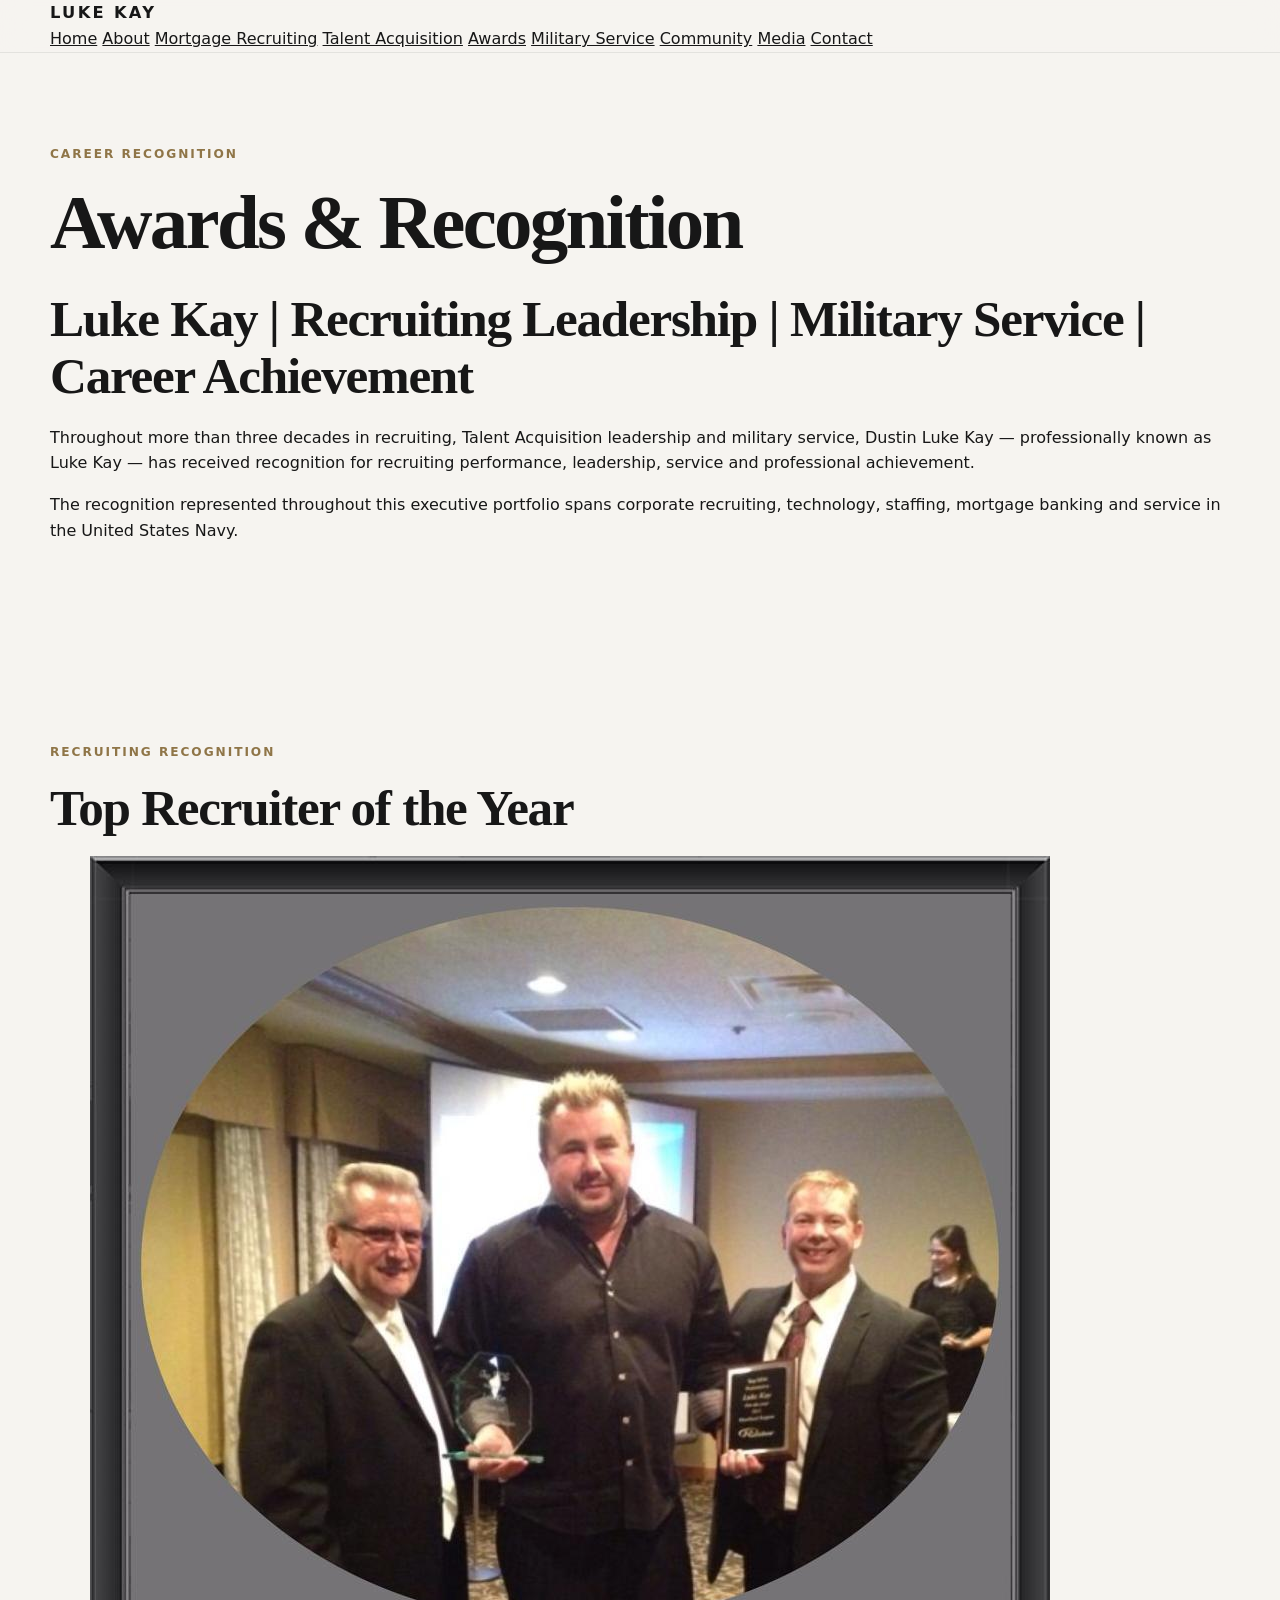
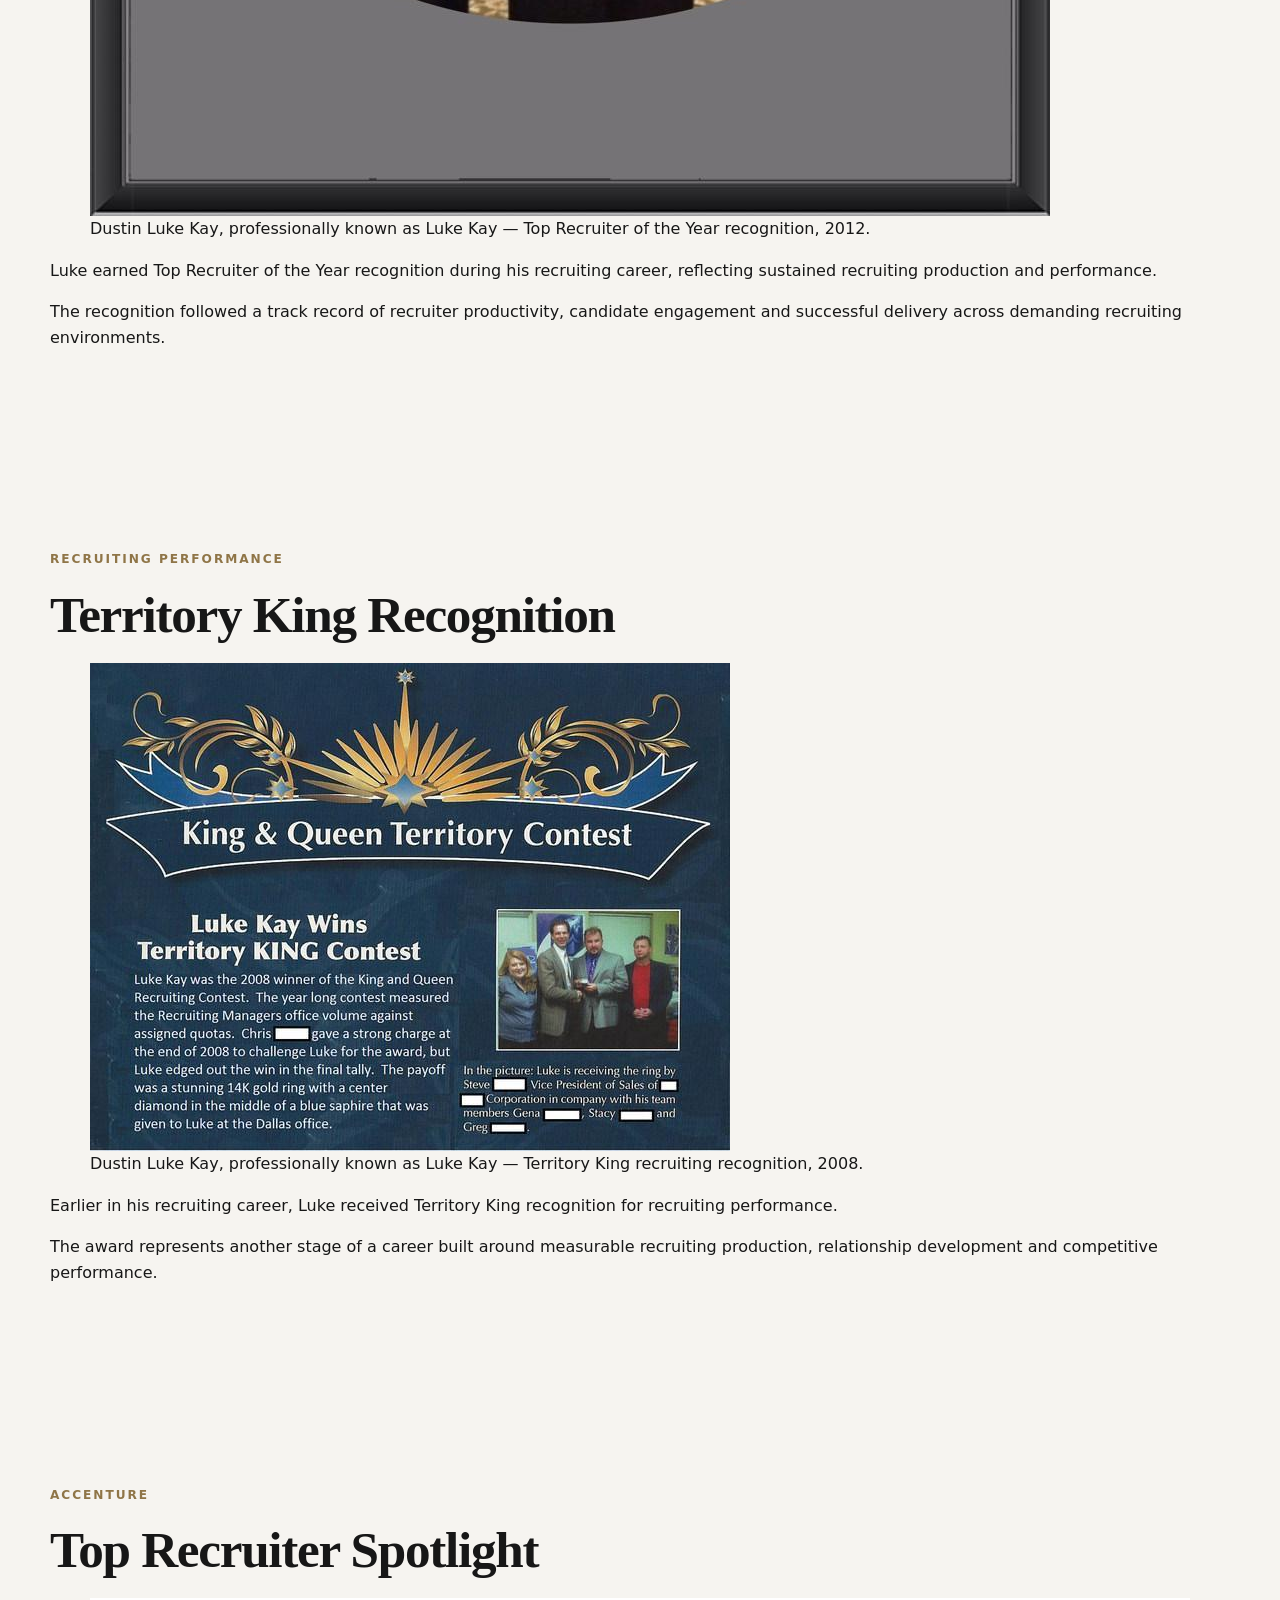
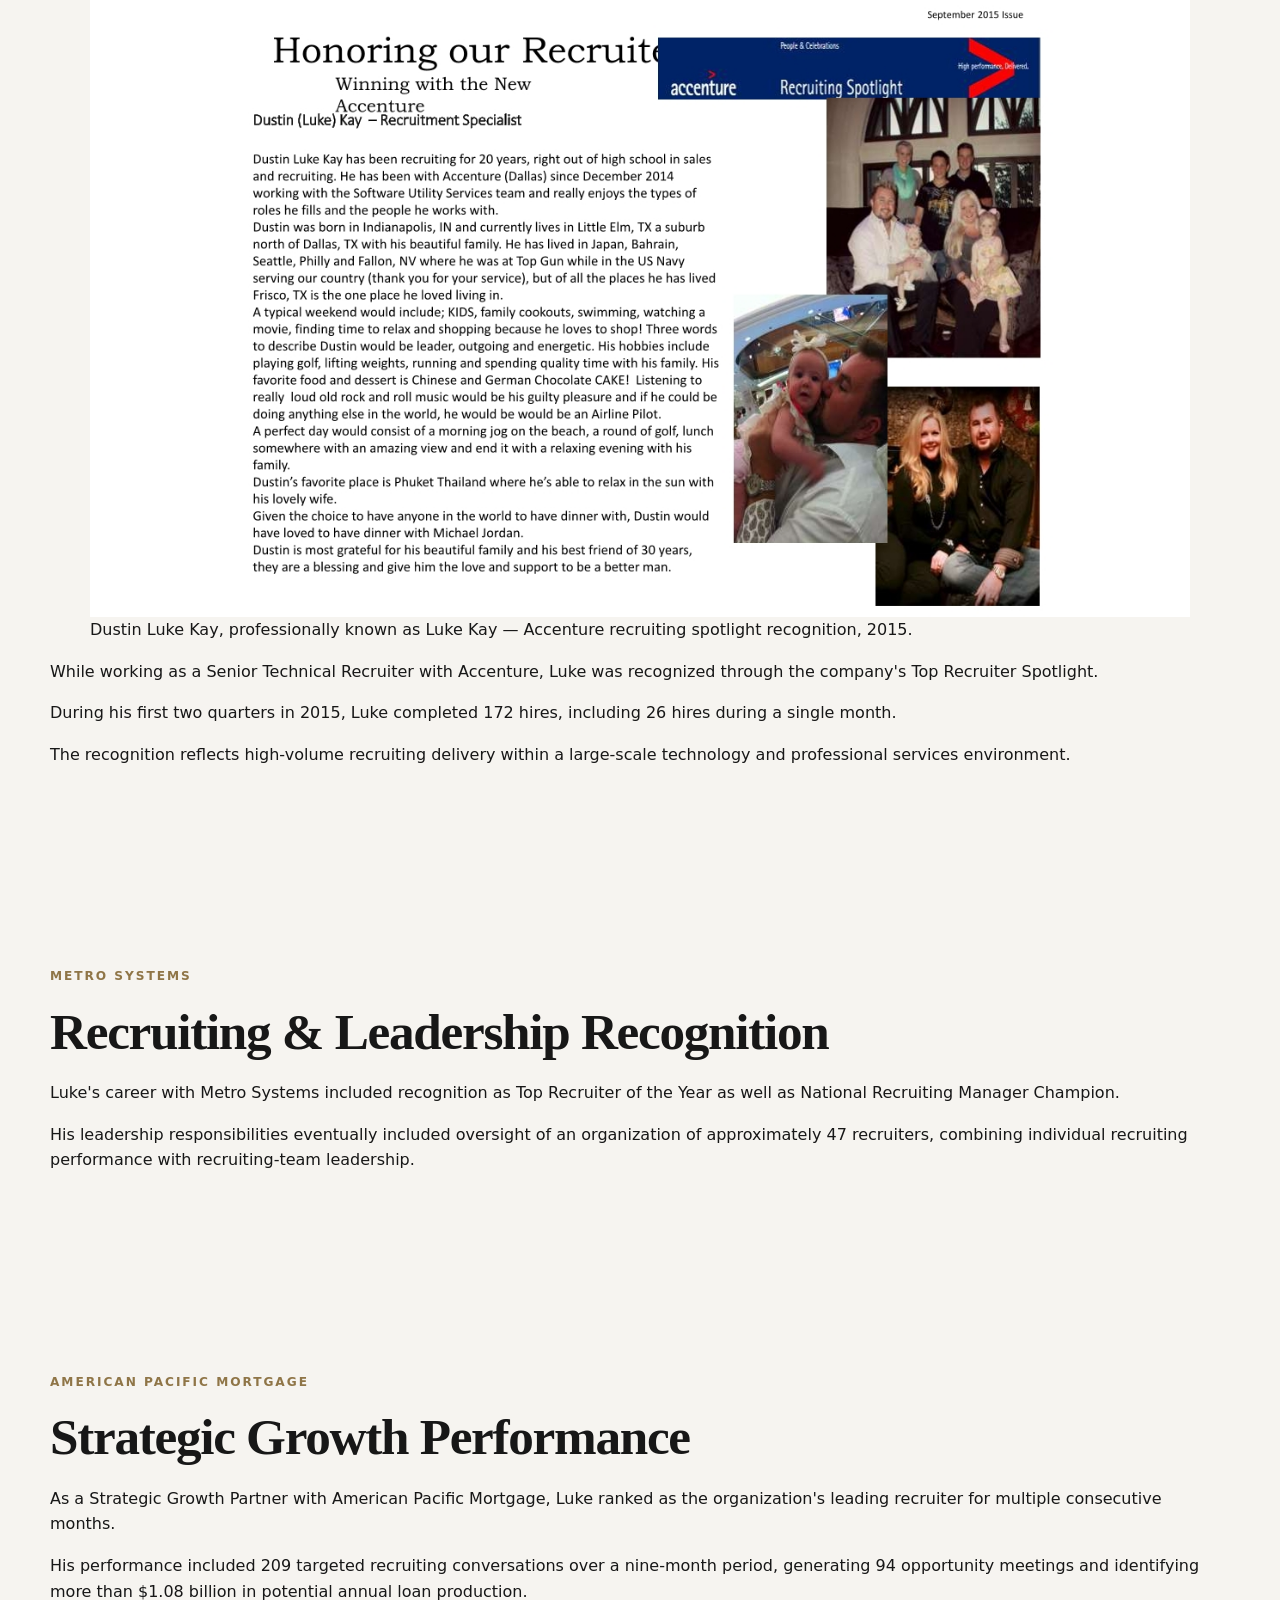
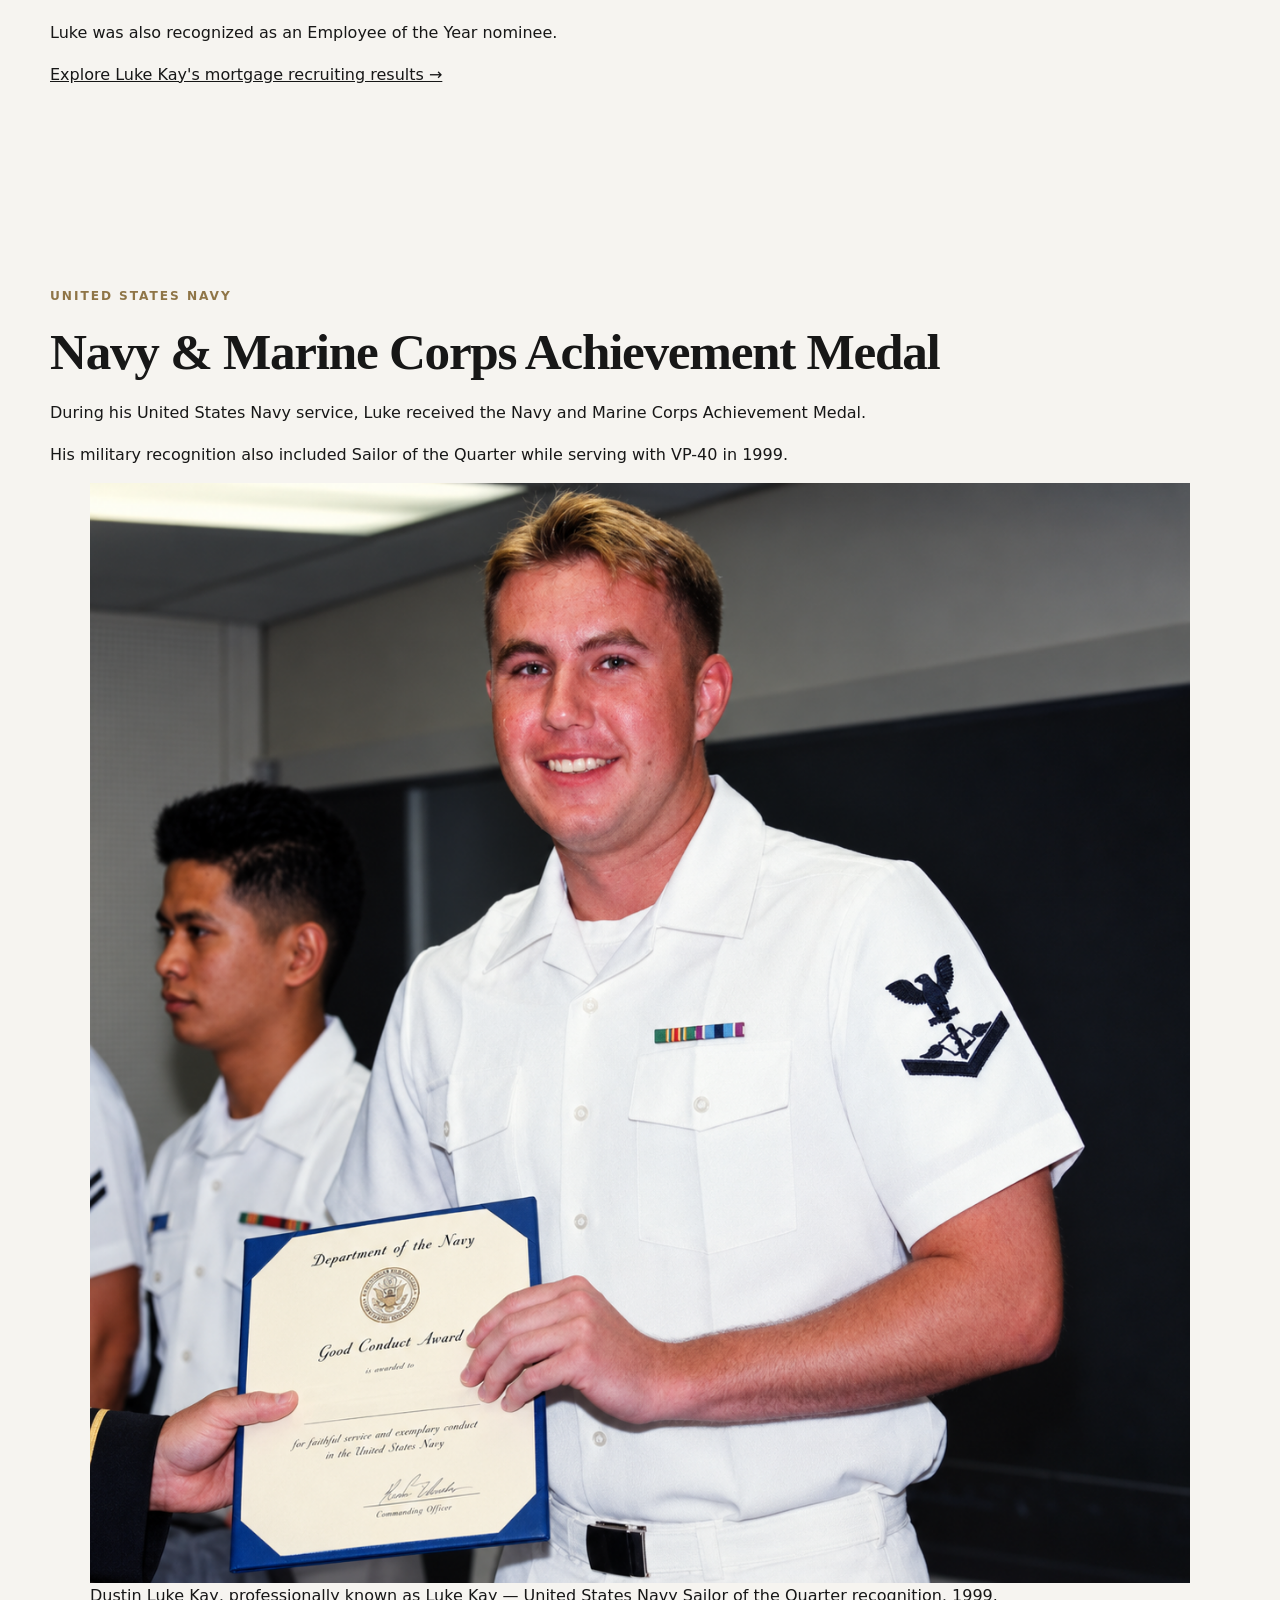
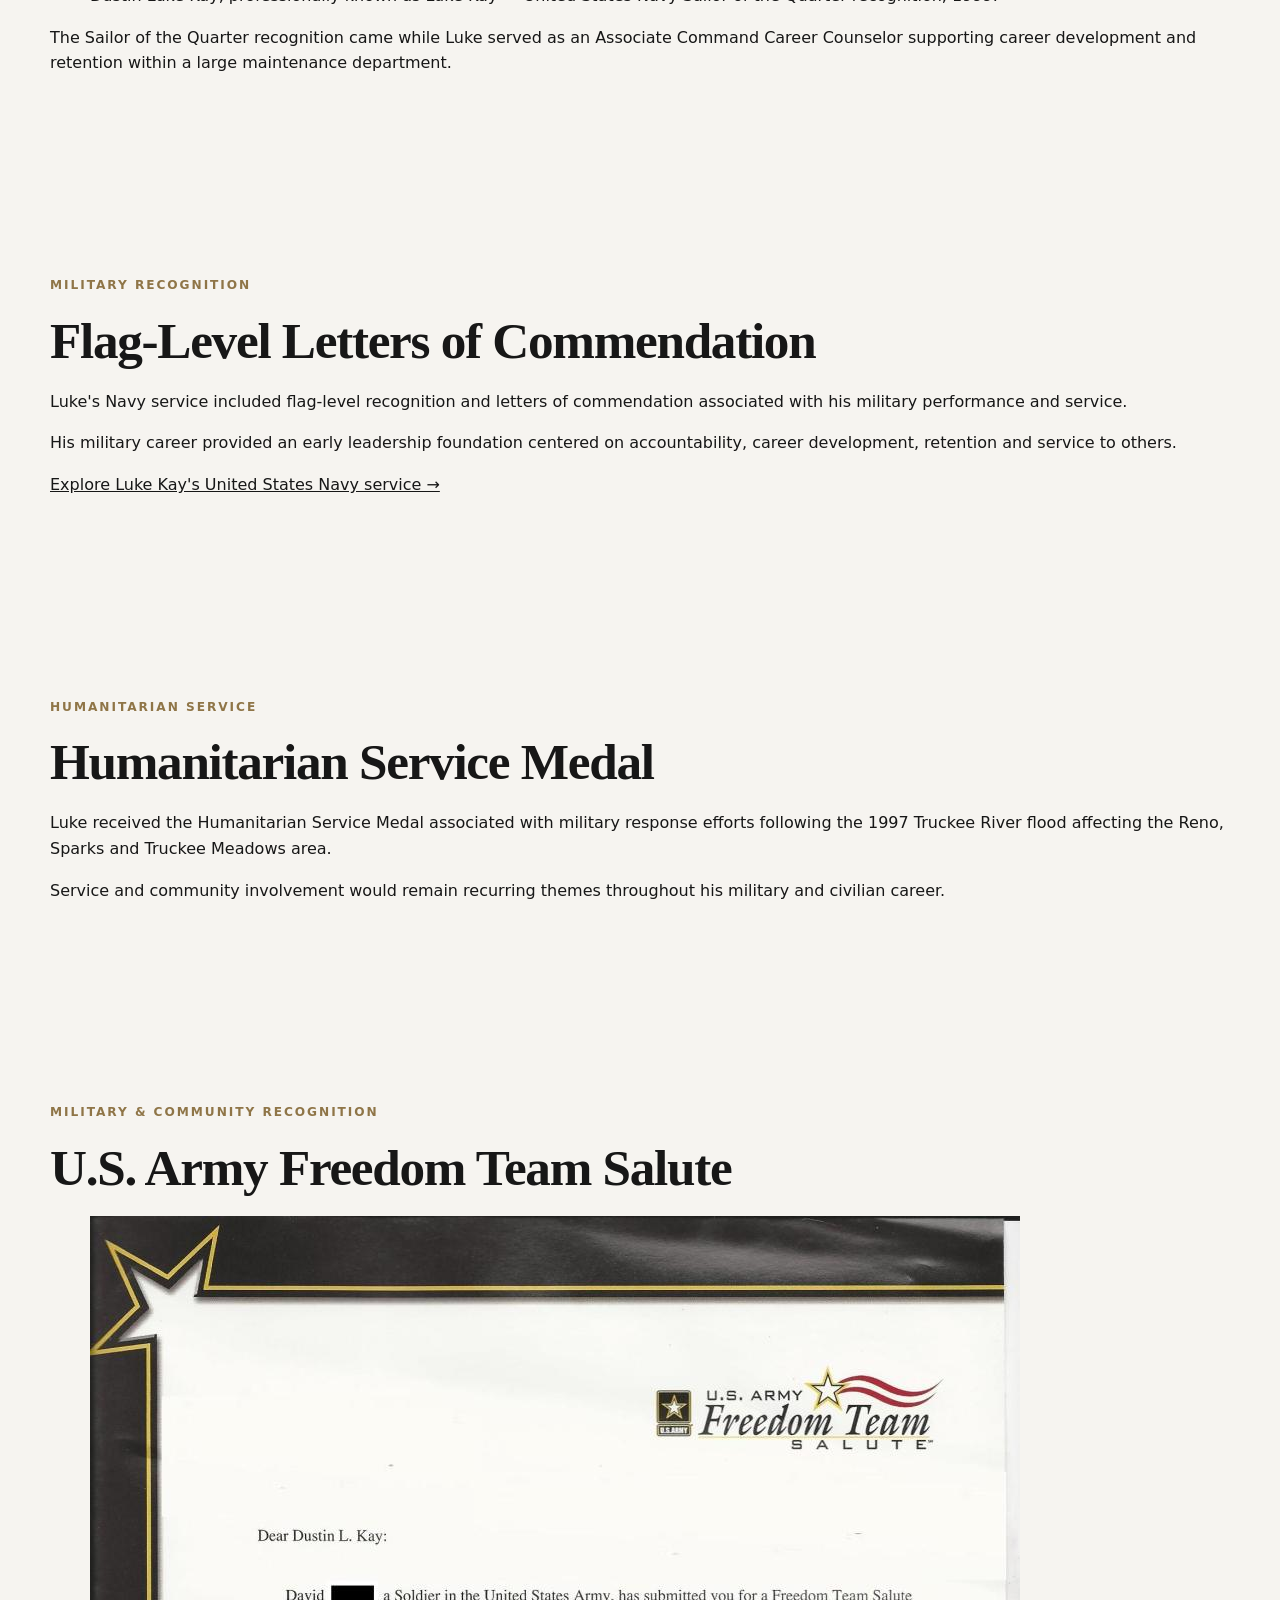
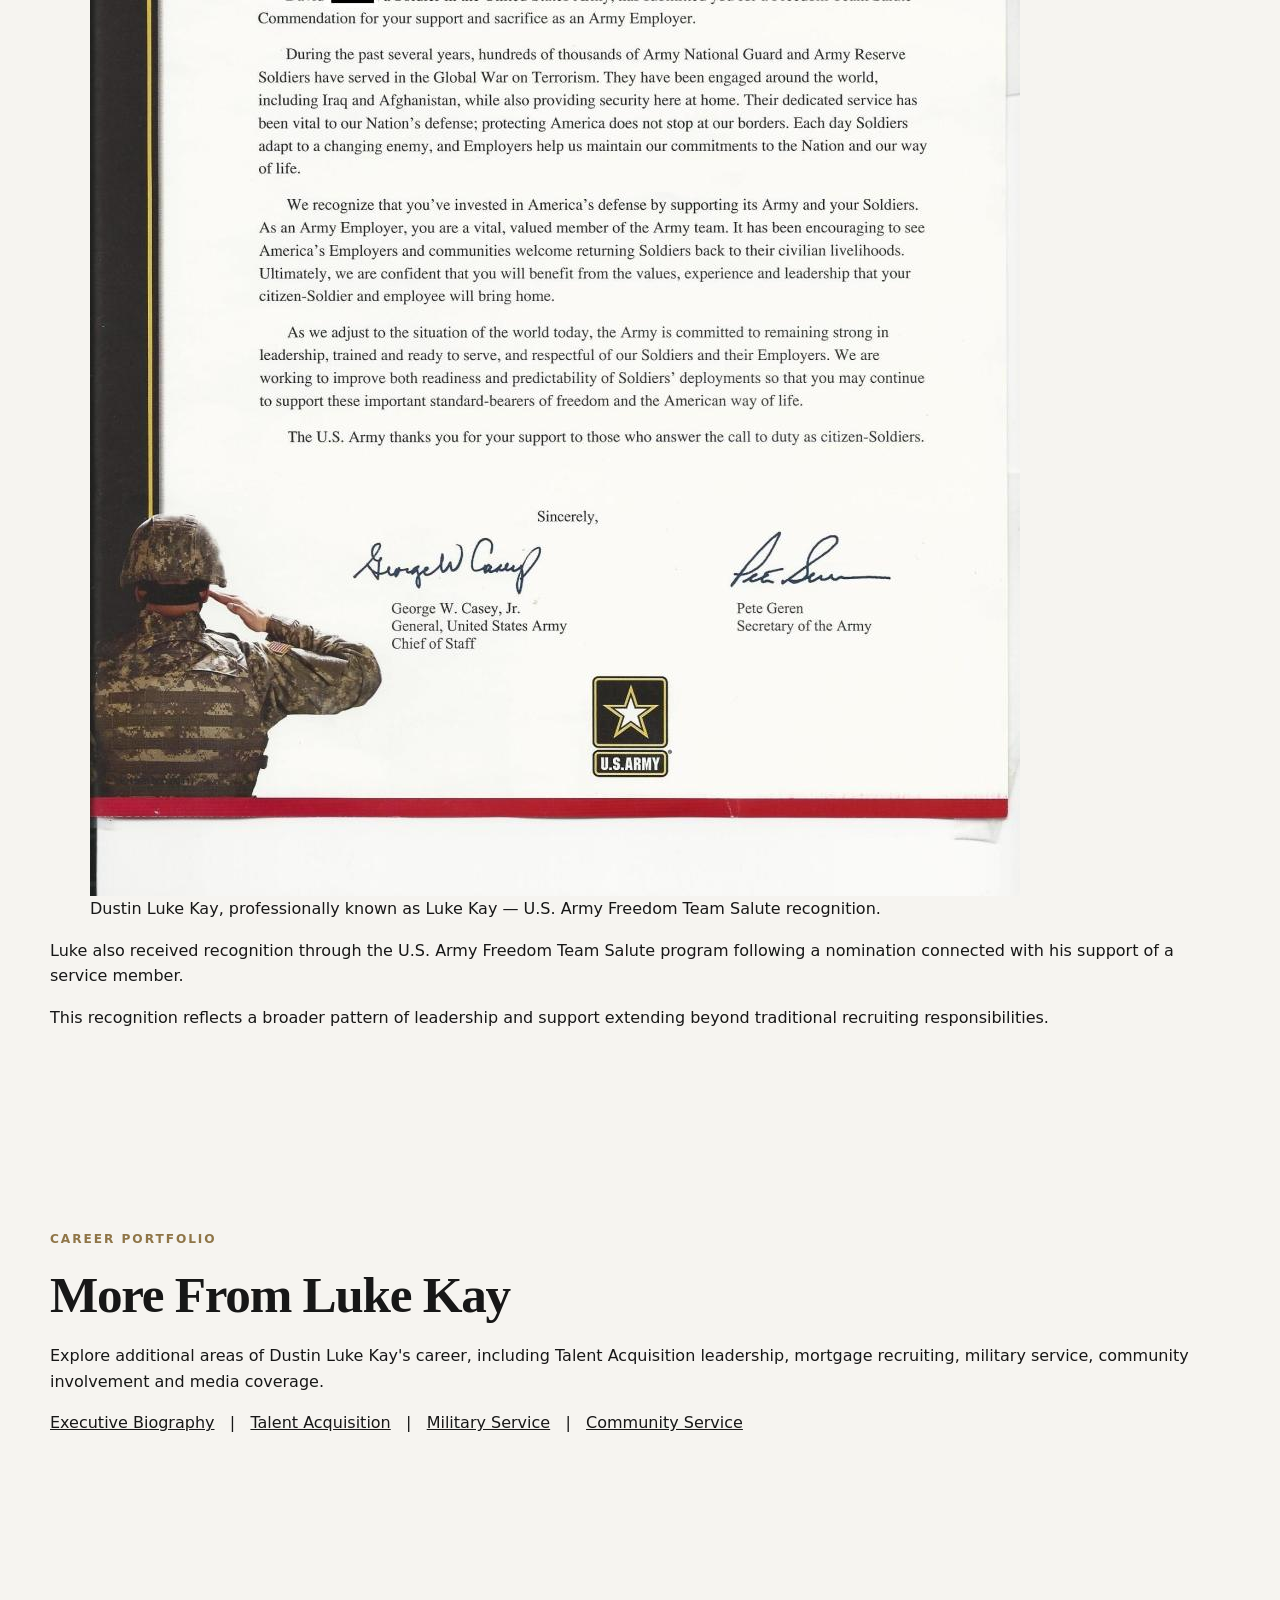
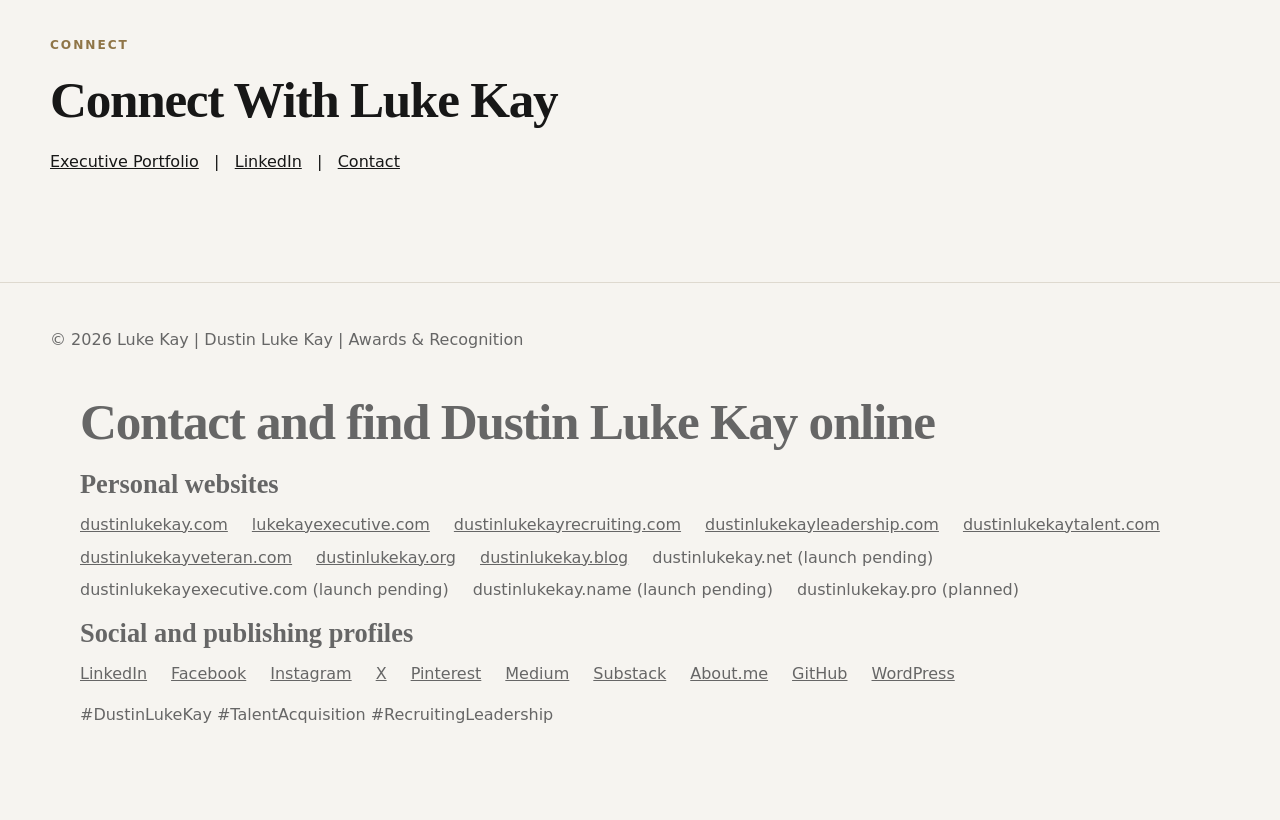
<file: awards.html>
<!DOCTYPE html>
<html lang="en">
<head>
  <meta charset="UTF-8">
  <meta name="viewport" content="width=device-width, initial-scale=1.0">

  <title>Luke Kay | Dustin Luke Kay | Awards & Recognition</title>

  <meta name="description" content="Awards and professional recognition earned by Luke Kay (Dustin Luke Kay) throughout a career in Talent Acquisition, recruiting leadership, mortgage banking and United States Navy service.">

 <meta name="author" content="Luke Kay">

  <link rel="canonical" href="https://lukekayexecutive.com/awards.html">

  <meta property="og:title" content="Luke Kay | Awards & Professional Recognition">
  <meta property="og:description" content="Professional recruiting awards, military recognition and career achievements of Talent Acquisition executive Luke Kay.">
  <meta property="og:url" content="https://lukekayexecutive.com/awards.html">
<meta property="og:type" content="website">
<meta property="og:image" content="https://lukekayexecutive.com/images/dustin-luke-kay-top-recruiter-of-the-year-2012.jpg">
<meta property="og:image:alt" content="Dustin Luke Kay, professionally known as Luke Kay, receiving Top Recruiter of the Year recognition in 2012">

<link rel="stylesheet" href="styles.css">
<meta name="twitter:card" content="summary">
<meta name="twitter:title" content="Luke Kay | Dustin Luke Kay | Awards & Recognition">
<meta name="twitter:description" content="Awards and professional recognition earned by Luke Kay (Dustin Luke Kay) throughout a career in Talent Acquisition, recruiting leadership, mortgage banking and United States Navy service.">
<style>
  .kay-contact-directory { max-width: 72rem; margin: 1.5rem auto; padding: 1rem; text-align: left; overflow-wrap: anywhere; }
  .kay-contact-directory ul { display: flex; flex-wrap: wrap; gap: .45rem 1.5rem; padding: 0; margin: .5rem 0 1rem; list-style: none; }
  .kay-contact-directory li { margin: 0; }
  .kay-contact-directory a { text-decoration: underline; }
</style>
</head>

<body>

<header class="site-header">
  <div class="container">
    <a href="index.html" class="brand">LUKE KAY</a>

    <nav>
      <a href="index.html">Home</a>
      <a href="about.html">About</a>
      <a href="mortgage-recruiting.html">Mortgage Recruiting</a>
      <a href="talent-acquisition.html">Talent Acquisition</a>
      <a href="awards.html">Awards</a>
      <a href="military-service.html">Military Service</a>
      <a href="community-service.html">Community</a>
      <a href="media.html">Media</a>
      <a href="contact.html">Contact</a>
    </nav>
  </div>
</header>


<main>

<section class="section">
  <div class="container">

    <p class="section-kicker">Career Recognition</p>

    <h1>Awards & Recognition</h1>

    <h2>Luke Kay | Recruiting Leadership | Military Service | Career Achievement</h2>

    <p>
      Throughout more than three decades in recruiting, Talent Acquisition
      leadership and military service, Dustin Luke Kay — professionally known
      as Luke Kay — has received recognition for recruiting performance,
      leadership, service and professional achievement.
    </p>

    <p>
      The recognition represented throughout this executive portfolio spans
      corporate recruiting, technology, staffing, mortgage banking and service
      in the United States Navy.
    </p>

  </div>
</section>


<section class="section">
  <div class="container">

    <p class="section-kicker">Recruiting Recognition</p>

    <h2>Top Recruiter of the Year</h2>
<figure class="award-image">
  <img
    src="images/dustin-luke-kay-top-recruiter-of-the-year-2012.jpg"
    alt="Dustin Luke Kay, professionally known as Luke Kay, receiving Top Recruiter of the Year recognition in 2012"
    loading="lazy">

  <figcaption>
    Dustin Luke Kay, professionally known as Luke Kay — Top Recruiter of the Year recognition, 2012.
  </figcaption>
</figure>

    <p>
      Luke earned Top Recruiter of the Year recognition during his recruiting
      career, reflecting sustained recruiting production and performance.
    </p>

    <p>
      The recognition followed a track record of recruiter productivity,
      candidate engagement and successful delivery across demanding recruiting
      environments.
    </p>

  </div>
</section>


<section class="section">
  <div class="container">

    <p class="section-kicker">Recruiting Performance</p>

 <h2>Territory King Recognition</h2>

<figure class="award-image">
  <img
    src="images/dustin-luke-kay-2008-territory-king-recruiting-award.jpg"
    alt="Dustin Luke Kay, professionally known as Luke Kay, receiving Territory King recruiting recognition in 2008"
    loading="lazy">

  <figcaption>
    Dustin Luke Kay, professionally known as Luke Kay — Territory King recruiting recognition, 2008.
  </figcaption>
</figure>

    <p>
      Earlier in his recruiting career, Luke received Territory King
      recognition for recruiting performance.
    </p>

    <p>
      The award represents another stage of a career built around measurable
      recruiting production, relationship development and competitive
      performance.
    </p>

  </div>
</section>


<section class="section">
  <div class="container">

<p class="section-kicker">Accenture</p>

<h2>Top Recruiter Spotlight</h2>

<figure class="award-image">
  <img
    src="images/dustin-luke-kay-accenture-recruiting-spotlight-2015.jpg"
    alt="Dustin Luke Kay, professionally known as Luke Kay, featured in Accenture recruiting recognition in 2015"
    loading="lazy">

  <figcaption>
    Dustin Luke Kay, professionally known as Luke Kay — Accenture recruiting spotlight recognition, 2015.
  </figcaption>
</figure>

<p>
  While working as a Senior Technical Recruiter with Accenture, Luke was
  recognized through the company's Top Recruiter Spotlight.
</p>

<p>
  During his first two quarters in 2015, Luke completed 172 hires,
  including 26 hires during a single month.
</p>

<p>
  The recognition reflects high-volume recruiting delivery within a
  large-scale technology and professional services environment.
</p>

  </div>
</section>


<section class="section">
  <div class="container">

    <p class="section-kicker">Metro Systems</p>

    <h2>Recruiting & Leadership Recognition</h2>

    <p>
      Luke's career with Metro Systems included recognition as Top Recruiter
      of the Year as well as National Recruiting Manager Champion.
    </p>

    <p>
      His leadership responsibilities eventually included oversight of an
      organization of approximately 47 recruiters, combining individual
      recruiting performance with recruiting-team leadership.
    </p>

  </div>
</section>


<section class="section">
  <div class="container">

    <p class="section-kicker">American Pacific Mortgage</p>

    <h2>Strategic Growth Performance</h2>

    <p>
      As a Strategic Growth Partner with American Pacific Mortgage, Luke
      ranked as the organization's leading recruiter for multiple consecutive
      months.
    </p>

    <p>
      His performance included 209 targeted recruiting conversations over a
      nine-month period, generating 94 opportunity meetings and identifying
      more than $1.08 billion in potential annual loan production.
    </p>

    <p>
      Luke was also recognized as an Employee of the Year nominee.
    </p>

    <p>
      <a href="mortgage-recruiting.html">Explore Luke Kay's mortgage recruiting results →</a>
    </p>

  </div>
</section>


<section class="section">
  <div class="container">

    <p class="section-kicker">United States Navy</p>

    <h2>Navy & Marine Corps Achievement Medal</h2>

    <p>
      During his United States Navy service, Luke received the Navy and Marine
      Corps Achievement Medal.
    </p>

    <p>
      His military recognition also included Sailor of the Quarter while
      serving with VP-40 in 1999.
    </p>
 <figure class="award-image">
  <img
    src="images/dustin-luke-kay-us-navy-sailor-of-the-quarter-1999.png"
    alt="Dustin Luke Kay, professionally known as Luke Kay, U.S. Navy Sailor of the Quarter recognition in 1999"
    loading="lazy">

  <figcaption>
    Dustin Luke Kay, professionally known as Luke Kay — United States Navy Sailor of the Quarter recognition, 1999.
  </figcaption>
</figure>

    <p>
      The Sailor of the Quarter recognition came while Luke served as an
      Associate Command Career Counselor supporting career development and
      retention within a large maintenance department.
    </p>

  </div>
</section>


<section class="section">
  <div class="container">

    <p class="section-kicker">Military Recognition</p>

    <h2>Flag-Level Letters of Commendation</h2>

    <p>
      Luke's Navy service included flag-level recognition and letters of
      commendation associated with his military performance and service.
    </p>

    <p>
      His military career provided an early leadership foundation centered on
      accountability, career development, retention and service to others.
    </p>

    <p>
      <a href="military-service.html">Explore Luke Kay's United States Navy service →</a>
    </p>

  </div>
</section>


<section class="section">
  <div class="container">

    <p class="section-kicker">Humanitarian Service</p>

    <h2>Humanitarian Service Medal</h2>

    <p>
      Luke received the Humanitarian Service Medal associated with military
      response efforts following the 1997 Truckee River flood affecting the
      Reno, Sparks and Truckee Meadows area.
    </p>

    <p>
      Service and community involvement would remain recurring themes
      throughout his military and civilian career.
    </p>

  </div>
</section>


<section class="section">
  <div class="container">

    <p class="section-kicker">Military & Community Recognition</p>

    <h2>U.S. Army Freedom Team Salute</h2>
<figure class="award-image">
  <img
    src="images/dustin-luke-kay-us-army-freedom-team-salute-commendation.jpg"
    alt="Dustin Luke Kay, professionally known as Luke Kay, U.S. Army Freedom Team Salute commendation"
    loading="lazy">

  <figcaption>
    Dustin Luke Kay, professionally known as Luke Kay — U.S. Army Freedom Team Salute recognition.
  </figcaption>
</figure>

    <p>
      Luke also received recognition through the U.S. Army Freedom Team
      Salute program following a nomination connected with his support of a
      service member.
    </p>

    <p>
      This recognition reflects a broader pattern of leadership and support
      extending beyond traditional recruiting responsibilities.
    </p>

  </div>
</section>


<section class="section">
  <div class="container">

    <p class="section-kicker">Career Portfolio</p>

    <h2>More From Luke Kay</h2>

    <p>
      Explore additional areas of Dustin Luke Kay's career, including Talent
      Acquisition leadership, mortgage recruiting, military service, community
      involvement and media coverage.
    </p>

    <p>
      <a href="about.html">Executive Biography</a>
      &nbsp; | &nbsp;
      <a href="talent-acquisition.html">Talent Acquisition</a>
      &nbsp; | &nbsp;
      <a href="military-service.html">Military Service</a>
      &nbsp; | &nbsp;
      <a href="community-service.html">Community Service</a>
    </p>

  </div>
</section>


<section class="section">
  <div class="container">

    <p class="section-kicker">Connect</p>

    <h2>Connect With Luke Kay</h2>

    <p>
      <a href="index.html">Executive Portfolio</a>
      &nbsp; | &nbsp;
      <a href="https://www.linkedin.com/in/lukekay1"
         target="_blank"
         rel="noopener">LinkedIn</a>
      &nbsp; | &nbsp;
      <a href="contact.html">Contact</a>
    </p>

  </div>
</section>

</main>


<footer class="site-footer">
  <div class="container">
    <p>© 2026 Luke Kay | Dustin Luke Kay | Awards & Recognition</p>
  </div>

<section class="kay-contact-directory" id="kay-contact-directory" aria-label="Contact Dustin Luke Kay online">
  <h2>Contact and find Dustin Luke Kay online</h2>
  <nav aria-label="Personal websites">
    <h3>Personal websites</h3>
    <ul>
      <li><a href="https://dustinlukekay.com/">dustinlukekay.com</a></li>
      <li><a href="https://lukekayexecutive.com/">lukekayexecutive.com</a></li>
      <li><a href="https://dustinlukekayrecruiting.com/">dustinlukekayrecruiting.com</a></li>
      <li><a href="https://dustinlukekayleadership.com/">dustinlukekayleadership.com</a></li>
      <li><a href="https://dustinlukekaytalent.com/">dustinlukekaytalent.com</a></li>
      <li><a href="https://dustinlukekayveteran.com/">dustinlukekayveteran.com</a></li>
      <li><a href="https://dustinlukekay.org/">dustinlukekay.org</a></li>
      <li><a href="https://dustinlukekay.blog/">dustinlukekay.blog</a></li>
      <li>dustinlukekay.net (launch pending)</li>
      <li>dustinlukekayexecutive.com (launch pending)</li>
      <li>dustinlukekay.name (launch pending)</li>
      <li>dustinlukekay.pro (planned)</li>
    </ul>
  </nav>
  <nav aria-label="Social and publishing profiles">
    <h3>Social and publishing profiles</h3>
    <ul>
      <li><a href="https://www.linkedin.com/in/dustinlukekay/" rel="me">LinkedIn</a></li>
      <li><a href="https://www.facebook.com/dustinlukekay/" rel="me">Facebook</a></li>
      <li><a href="https://www.instagram.com/dustinlukekay/" rel="me">Instagram</a></li>
      <li><a href="https://x.com/dustinlukekay" rel="me">X</a></li>
      <li><a href="https://www.pinterest.com/dustinlukekay/" rel="me">Pinterest</a></li>
      <li><a href="https://medium.com/@dustinlukekayexecutive" rel="me">Medium</a></li>
      <li><a href="https://dustinlukekay.substack.com/" rel="me">Substack</a></li>
      <li><a href="https://about.me/dustinlukekay" rel="me">About.me</a></li>
      <li><a href="https://github.com/dustinlukekay20026" rel="me">GitHub</a></li>
      <li><a href="https://dustinlukekay1-hcmnf.wordpress.com/" rel="me">WordPress</a></li>
    </ul>
  </nav>
  <p>#DustinLukeKay #TalentAcquisition #RecruitingLeadership</p>
</section>
</footer>

</body>
</html>
</file>
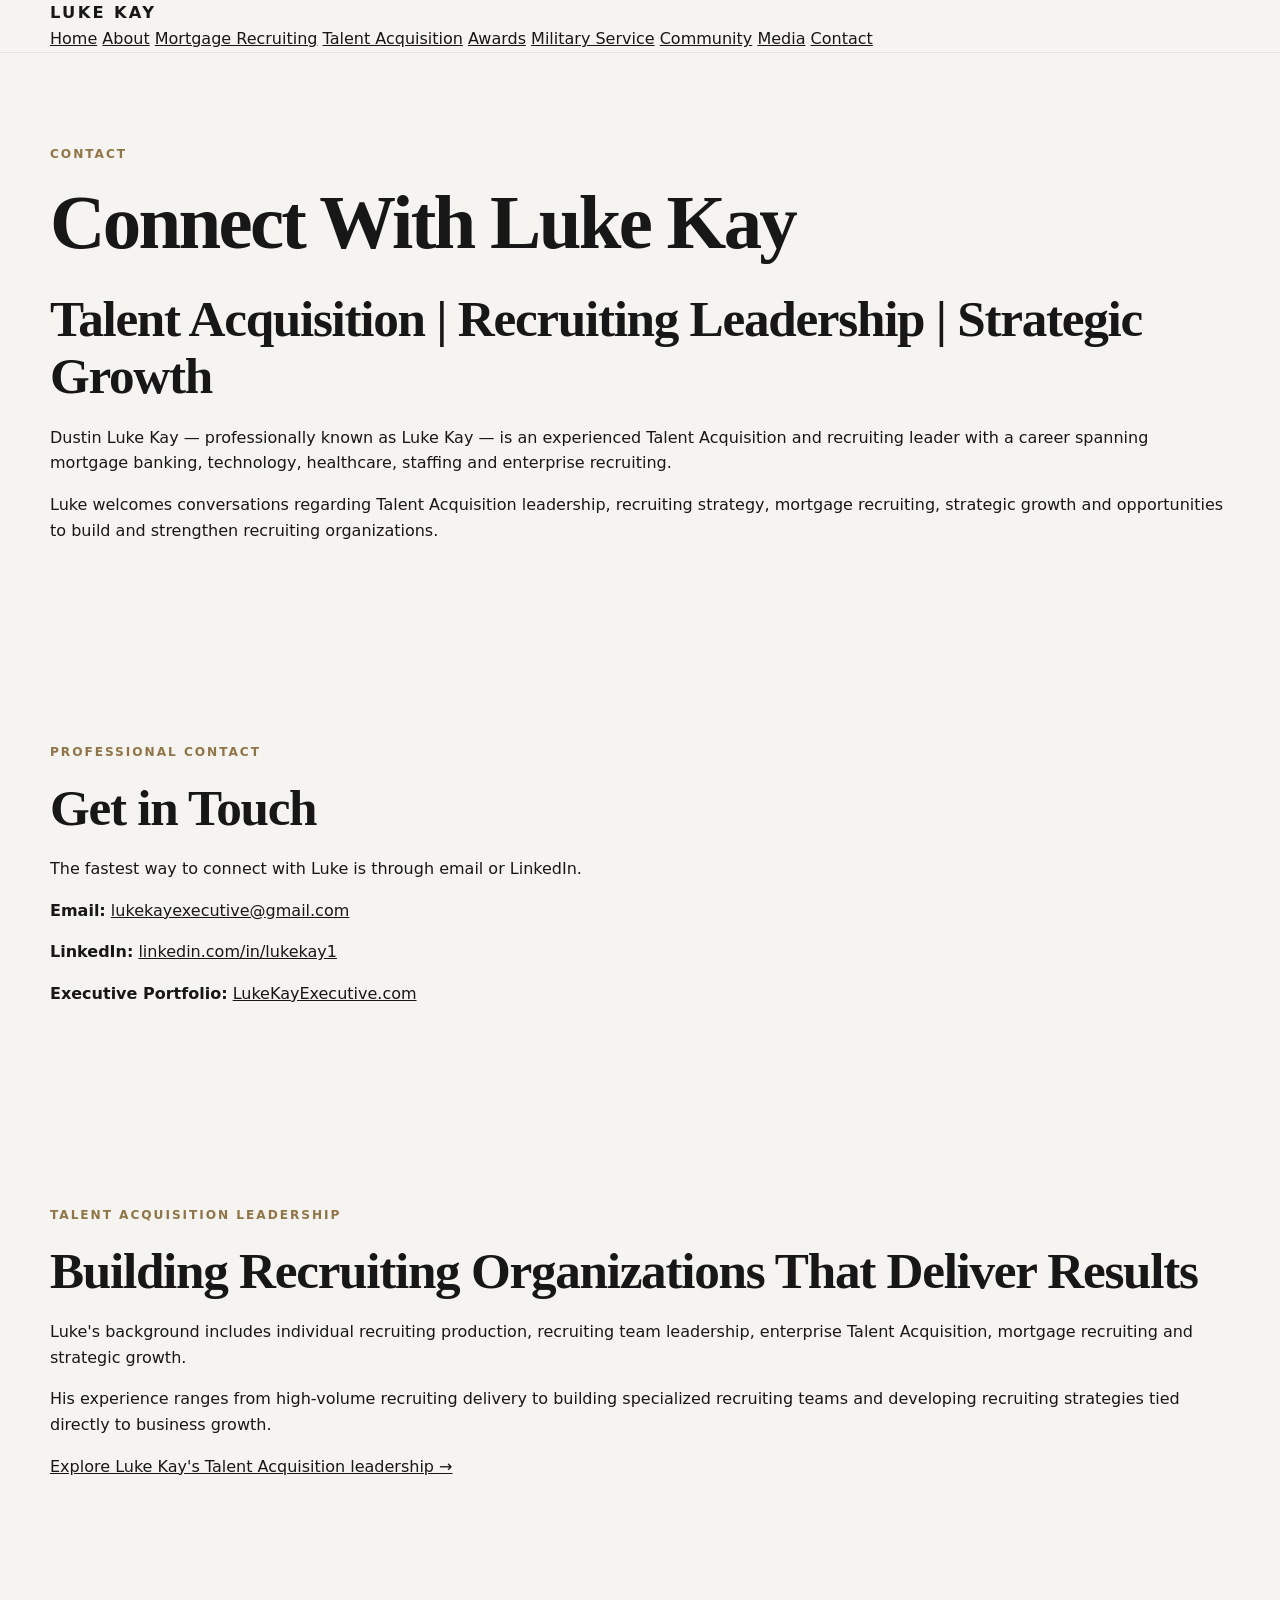
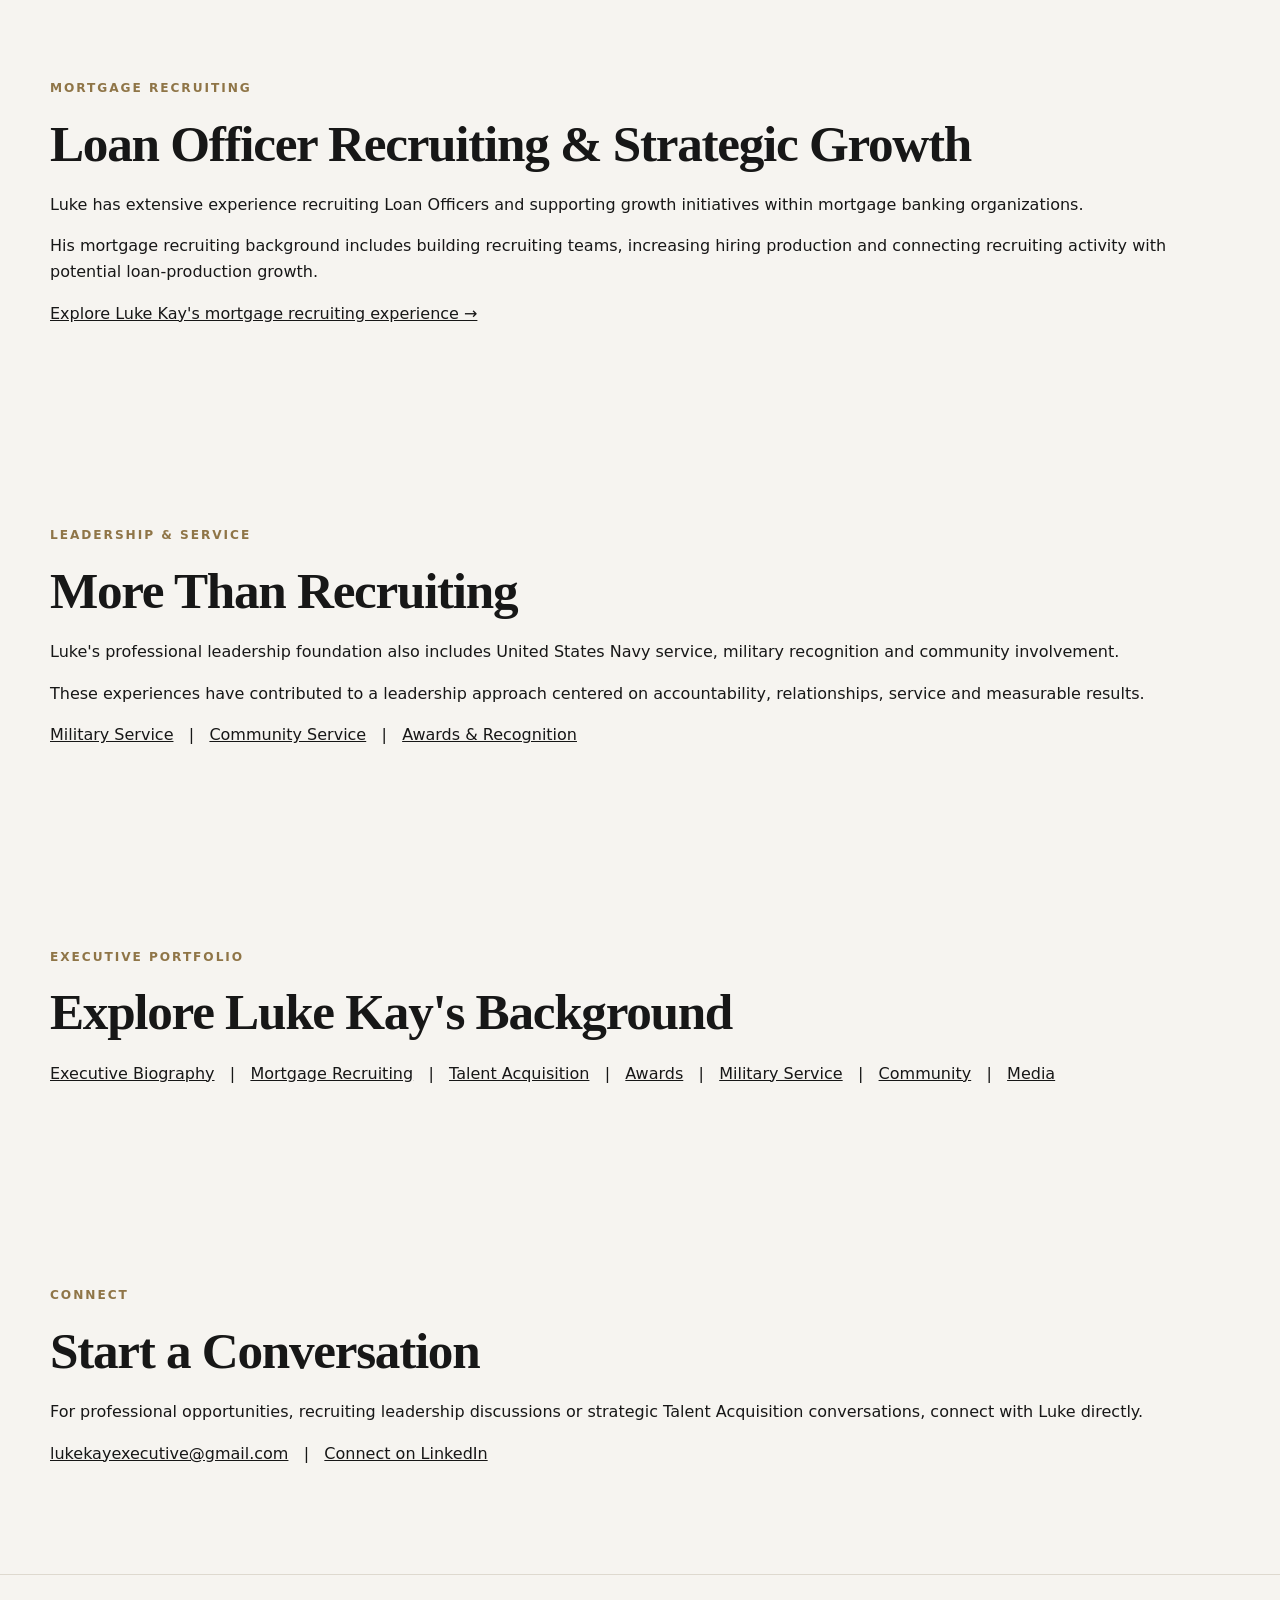
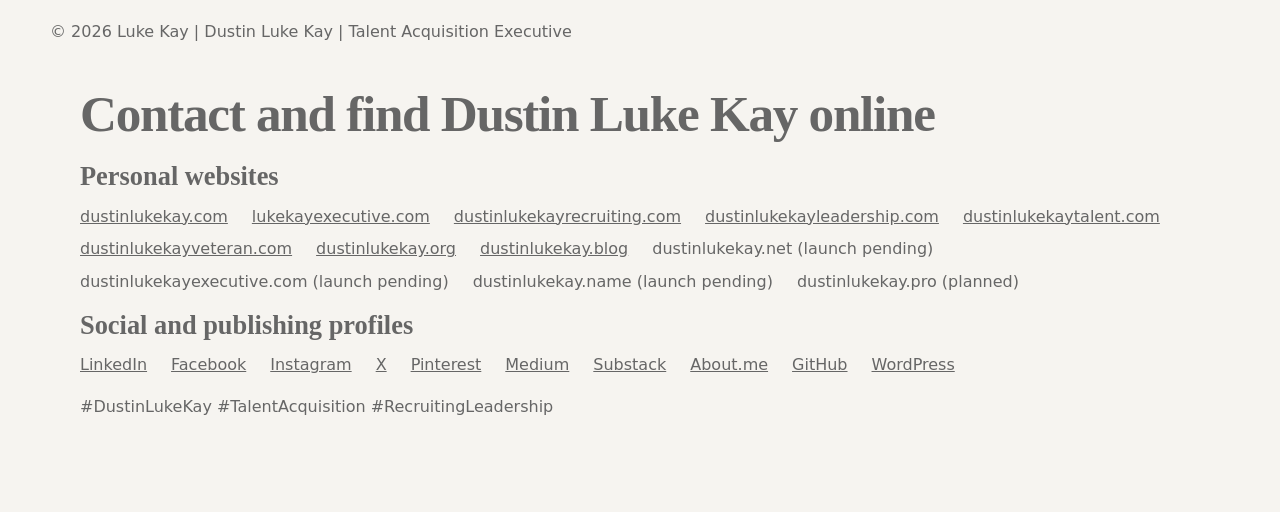
<file: contact.html>
<!DOCTYPE html>
<html lang="en">
<head>
  <meta charset="UTF-8">
  <meta name="viewport" content="width=device-width, initial-scale=1.0">

  <title>Contact Luke Kay | Dustin Luke Kay | Talent Acquisition Executive</title>

  <meta name="description" content="Contact Dustin Luke Kay, professionally known as Luke Kay, an experienced Talent Acquisition executive, recruiting leader and mortgage recruiting specialist.">

  <meta name="author" content="Dustin Luke Kay">

  <link rel="canonical" href="https://lukekayexecutive.com/contact.html">

  <meta property="og:title" content="Contact Luke Kay | Talent Acquisition Executive">
  <meta property="og:description" content="Connect with Dustin Luke Kay, professionally known as Luke Kay, regarding Talent Acquisition leadership, recruiting and strategic growth opportunities.">
  <meta property="og:url" content="https://lukekayexecutive.com/contact.html">
  <meta property="og:type" content="website">

  <link rel="stylesheet" href="styles.css">
<meta name="twitter:card" content="summary">
<meta name="twitter:title" content="Contact Luke Kay | Dustin Luke Kay | Talent Acquisition Executive">
<meta name="twitter:description" content="Contact Dustin Luke Kay, professionally known as Luke Kay, an experienced Talent Acquisition executive, recruiting leader and mortgage recruiting specialist.">
<style>
  .kay-contact-directory { max-width: 72rem; margin: 1.5rem auto; padding: 1rem; text-align: left; overflow-wrap: anywhere; }
  .kay-contact-directory ul { display: flex; flex-wrap: wrap; gap: .45rem 1.5rem; padding: 0; margin: .5rem 0 1rem; list-style: none; }
  .kay-contact-directory li { margin: 0; }
  .kay-contact-directory a { text-decoration: underline; }
</style>
</head>

<body>

<header class="site-header">
  <div class="container">
    <a href="index.html" class="brand">LUKE KAY</a>

    <nav>
      <a href="index.html">Home</a>
      <a href="about.html">About</a>
      <a href="mortgage-recruiting.html">Mortgage Recruiting</a>
      <a href="talent-acquisition.html">Talent Acquisition</a>
      <a href="awards.html">Awards</a>
      <a href="military-service.html">Military Service</a>
      <a href="community-service.html">Community</a>
      <a href="media.html">Media</a>
      <a href="contact.html">Contact</a>
    </nav>
  </div>
</header>

<main>

<section class="section">
  <div class="container">

    <p class="section-kicker">Contact</p>

    <h1>Connect With Luke Kay</h1>

    <h2>Talent Acquisition | Recruiting Leadership | Strategic Growth</h2>

    <p>
      Dustin Luke Kay — professionally known as Luke Kay — is an experienced
      Talent Acquisition and recruiting leader with a career spanning mortgage
      banking, technology, healthcare, staffing and enterprise recruiting.
    </p>

    <p>
      Luke welcomes conversations regarding Talent Acquisition leadership,
      recruiting strategy, mortgage recruiting, strategic growth and
      opportunities to build and strengthen recruiting organizations.
    </p>

  </div>
</section>


<section class="section">
  <div class="container">

    <p class="section-kicker">Professional Contact</p>

    <h2>Get in Touch</h2>

    <p>
      The fastest way to connect with Luke is through email or LinkedIn.
    </p>

    <p>
      <strong>Email:</strong>
     <a href="mailto:lukekayexecutive@gmail.com">lukekayexecutive@gmail.com</a>
    </p>

    <p>
      <strong>LinkedIn:</strong>
      <a href="https://www.linkedin.com/in/lukekay1"
         target="_blank"
         rel="noopener">
        linkedin.com/in/lukekay1
      </a>
    </p>

    <p>
      <strong>Executive Portfolio:</strong>
      <a href="https://lukekayexecutive.com/">
        LukeKayExecutive.com
      </a>
    </p>

  </div>
</section>


<section class="section">
  <div class="container">

    <p class="section-kicker">Talent Acquisition Leadership</p>

    <h2>Building Recruiting Organizations That Deliver Results</h2>

    <p>
      Luke's background includes individual recruiting production, recruiting
      team leadership, enterprise Talent Acquisition, mortgage recruiting and
      strategic growth.
    </p>

    <p>
      His experience ranges from high-volume recruiting delivery to building
      specialized recruiting teams and developing recruiting strategies tied
      directly to business growth.
    </p>

    <p>
      <a href="talent-acquisition.html">
        Explore Luke Kay's Talent Acquisition leadership →
      </a>
    </p>

  </div>
</section>


<section class="section">
  <div class="container">

    <p class="section-kicker">Mortgage Recruiting</p>

    <h2>Loan Officer Recruiting & Strategic Growth</h2>

    <p>
      Luke has extensive experience recruiting Loan Officers and supporting
      growth initiatives within mortgage banking organizations.
    </p>

    <p>
      His mortgage recruiting background includes building recruiting teams,
      increasing hiring production and connecting recruiting activity with
      potential loan-production growth.
    </p>

    <p>
      <a href="mortgage-recruiting.html">
        Explore Luke Kay's mortgage recruiting experience →
      </a>
    </p>

  </div>
</section>


<section class="section">
  <div class="container">

    <p class="section-kicker">Leadership & Service</p>

    <h2>More Than Recruiting</h2>

    <p>
      Luke's professional leadership foundation also includes United States
      Navy service, military recognition and community involvement.
    </p>

    <p>
      These experiences have contributed to a leadership approach centered on
      accountability, relationships, service and measurable results.
    </p>

    <p>
      <a href="military-service.html">Military Service</a>
      &nbsp; | &nbsp;
      <a href="community-service.html">Community Service</a>
      &nbsp; | &nbsp;
      <a href="awards.html">Awards & Recognition</a>
    </p>

  </div>
</section>


<section class="section">
  <div class="container">

    <p class="section-kicker">Executive Portfolio</p>

    <h2>Explore Luke Kay's Background</h2>

    <p>
      <a href="about.html">Executive Biography</a>
      &nbsp; | &nbsp;
      <a href="mortgage-recruiting.html">Mortgage Recruiting</a>
      &nbsp; | &nbsp;
      <a href="talent-acquisition.html">Talent Acquisition</a>
      &nbsp; | &nbsp;
      <a href="awards.html">Awards</a>
      &nbsp; | &nbsp;
      <a href="military-service.html">Military Service</a>
      &nbsp; | &nbsp;
      <a href="community-service.html">Community</a>
      &nbsp; | &nbsp;
      <a href="media.html">Media</a>
    </p>

  </div>
</section>


<section class="section">
  <div class="container">

    <p class="section-kicker">Connect</p>

    <h2>Start a Conversation</h2>

    <p>
      For professional opportunities, recruiting leadership discussions or
      strategic Talent Acquisition conversations, connect with Luke directly.
    </p>

    <p>
      <a href="mailto:lukekayexecutive@gmail.com">lukekayexecutive@gmail.com</a>
      &nbsp; | &nbsp;
      <a href="https://www.linkedin.com/in/lukekay1"
         target="_blank"
         rel="noopener">Connect on LinkedIn</a>
    </p>

  </div>
</section>

</main>

<footer class="site-footer">
  <div class="container">
    <p>© 2026 Luke Kay | Dustin Luke Kay | Talent Acquisition Executive</p>
  </div>

<section class="kay-contact-directory" id="kay-contact-directory" aria-label="Contact Dustin Luke Kay online">
  <h2>Contact and find Dustin Luke Kay online</h2>
  <nav aria-label="Personal websites">
    <h3>Personal websites</h3>
    <ul>
      <li><a href="https://dustinlukekay.com/">dustinlukekay.com</a></li>
      <li><a href="https://lukekayexecutive.com/">lukekayexecutive.com</a></li>
      <li><a href="https://dustinlukekayrecruiting.com/">dustinlukekayrecruiting.com</a></li>
      <li><a href="https://dustinlukekayleadership.com/">dustinlukekayleadership.com</a></li>
      <li><a href="https://dustinlukekaytalent.com/">dustinlukekaytalent.com</a></li>
      <li><a href="https://dustinlukekayveteran.com/">dustinlukekayveteran.com</a></li>
      <li><a href="https://dustinlukekay.org/">dustinlukekay.org</a></li>
      <li><a href="https://dustinlukekay.blog/">dustinlukekay.blog</a></li>
      <li>dustinlukekay.net (launch pending)</li>
      <li>dustinlukekayexecutive.com (launch pending)</li>
      <li>dustinlukekay.name (launch pending)</li>
      <li>dustinlukekay.pro (planned)</li>
    </ul>
  </nav>
  <nav aria-label="Social and publishing profiles">
    <h3>Social and publishing profiles</h3>
    <ul>
      <li><a href="https://www.linkedin.com/in/dustinlukekay/" rel="me">LinkedIn</a></li>
      <li><a href="https://www.facebook.com/dustinlukekay/" rel="me">Facebook</a></li>
      <li><a href="https://www.instagram.com/dustinlukekay/" rel="me">Instagram</a></li>
      <li><a href="https://x.com/dustinlukekay" rel="me">X</a></li>
      <li><a href="https://www.pinterest.com/dustinlukekay/" rel="me">Pinterest</a></li>
      <li><a href="https://medium.com/@dustinlukekayexecutive" rel="me">Medium</a></li>
      <li><a href="https://dustinlukekay.substack.com/" rel="me">Substack</a></li>
      <li><a href="https://about.me/dustinlukekay" rel="me">About.me</a></li>
      <li><a href="https://github.com/dustinlukekay20026" rel="me">GitHub</a></li>
      <li><a href="https://dustinlukekay1-hcmnf.wordpress.com/" rel="me">WordPress</a></li>
    </ul>
  </nav>
  <p>#DustinLukeKay #TalentAcquisition #RecruitingLeadership</p>
</section>
</footer>

</body>
</html>
</file>
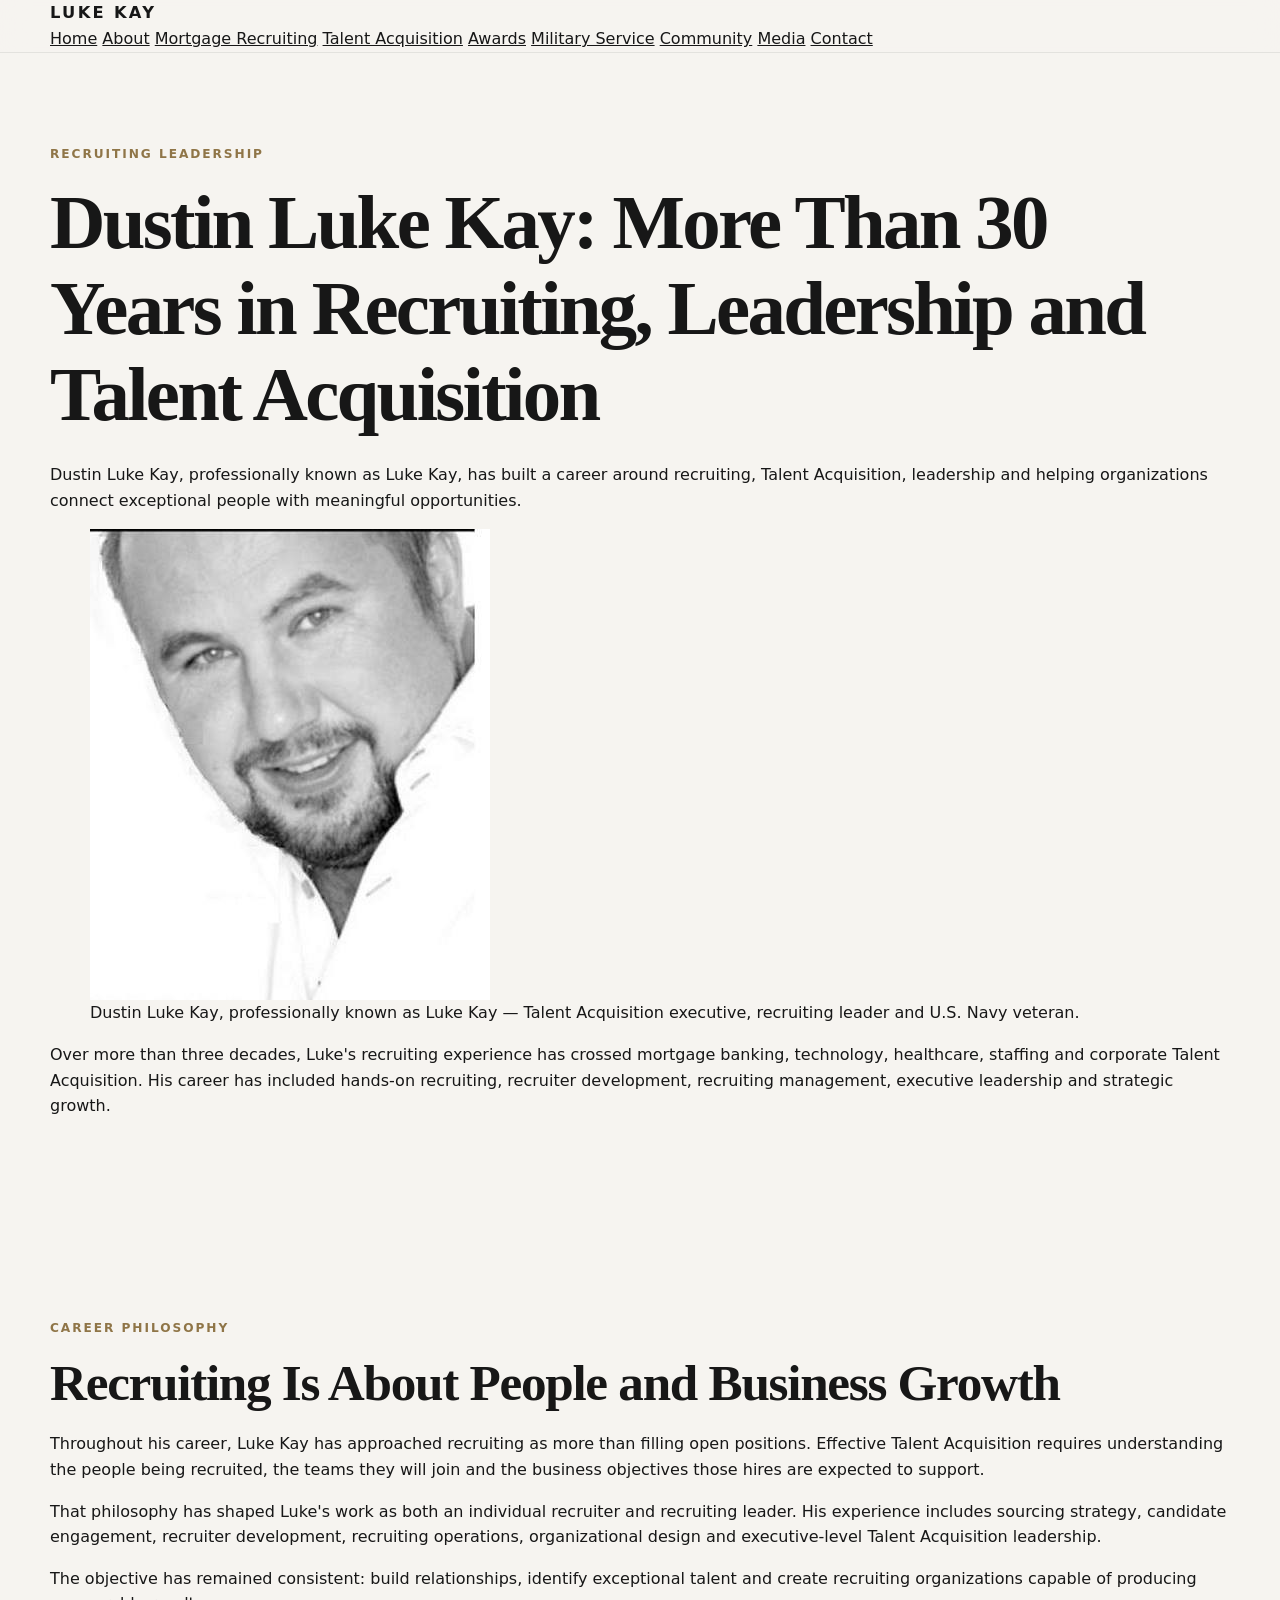
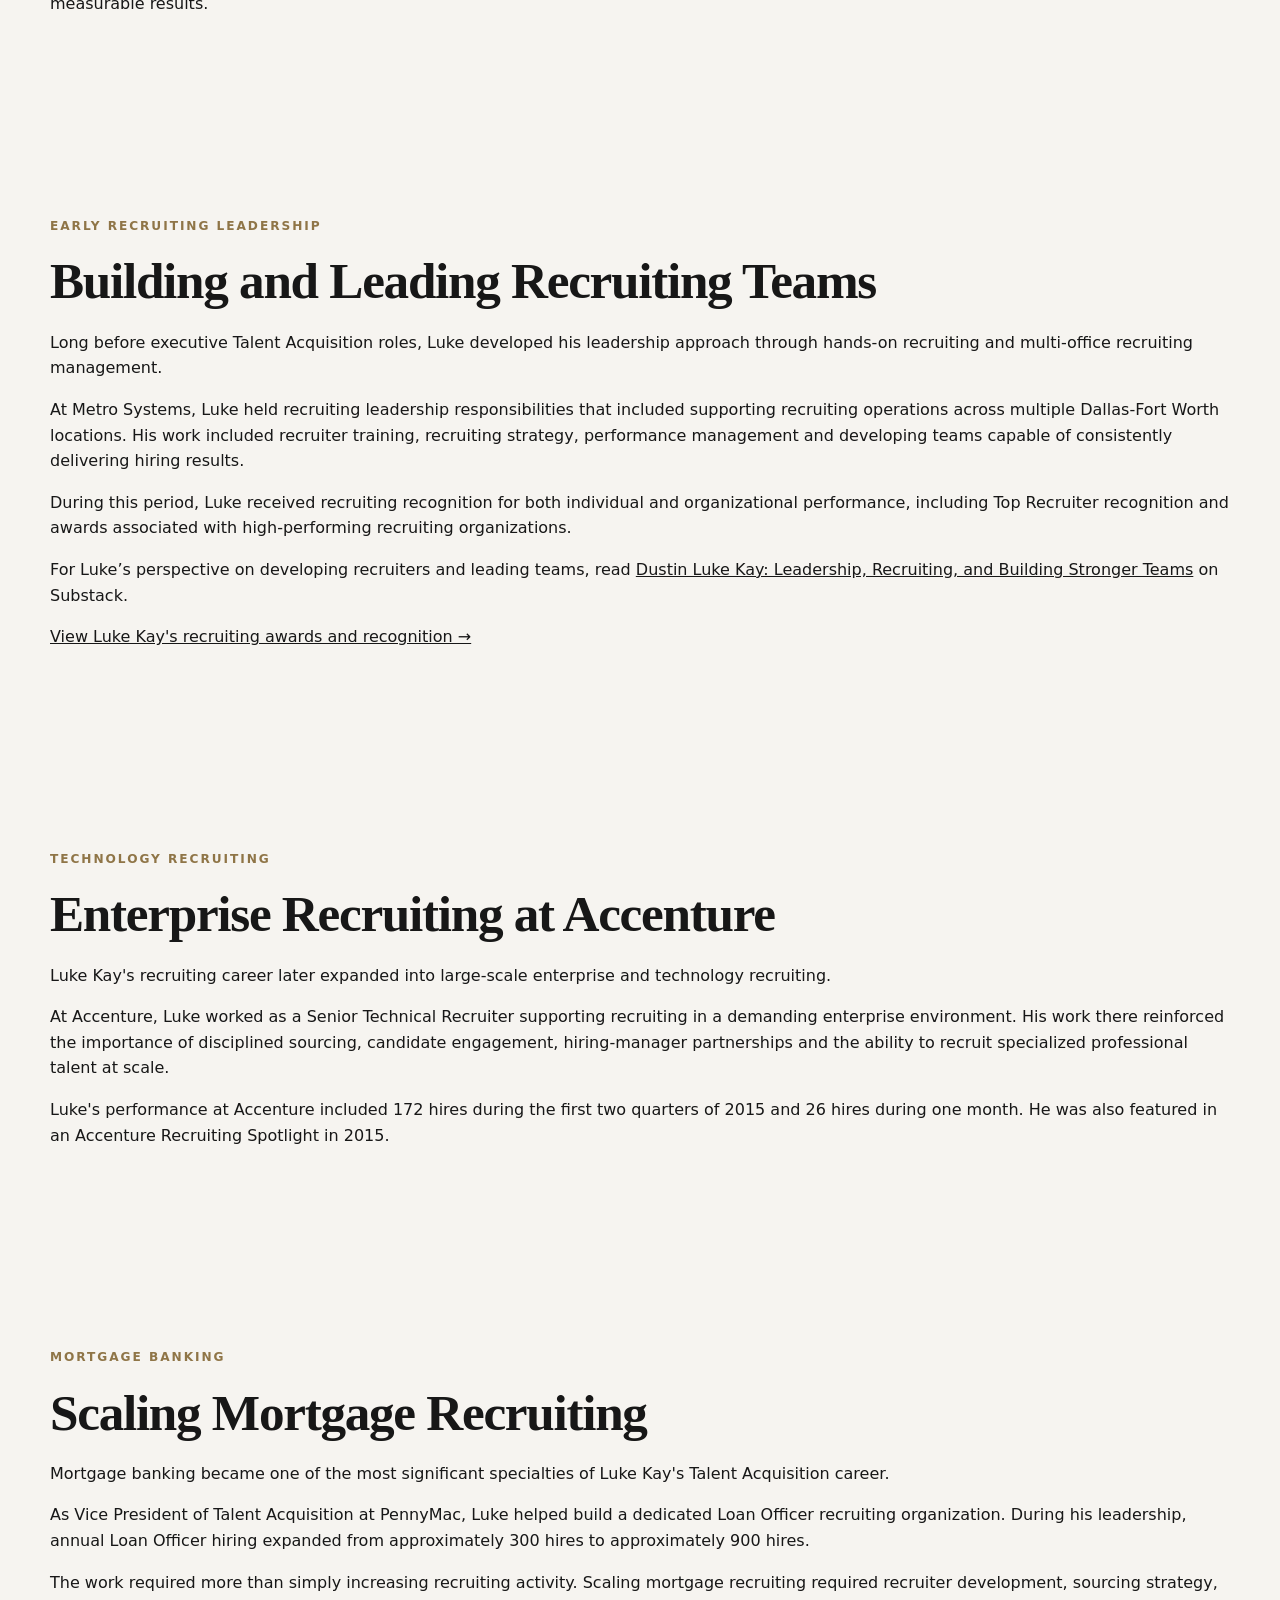
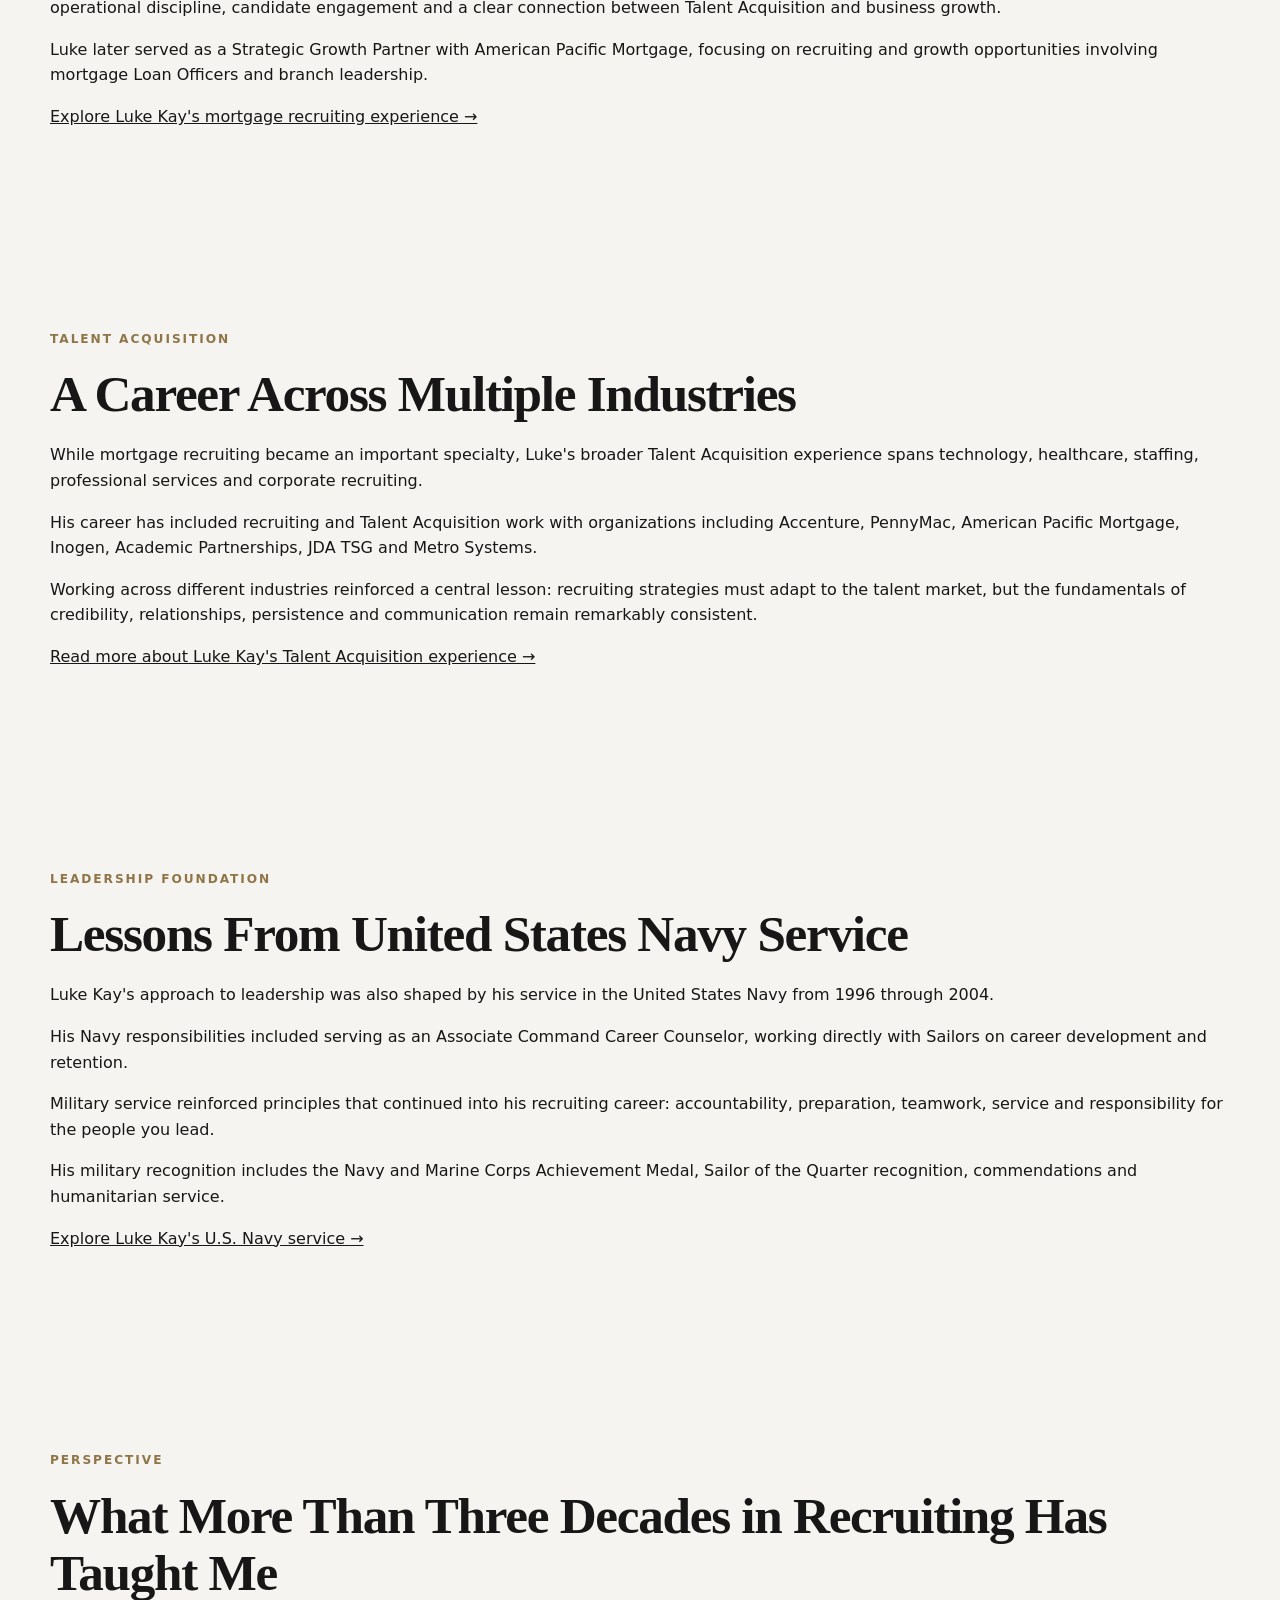
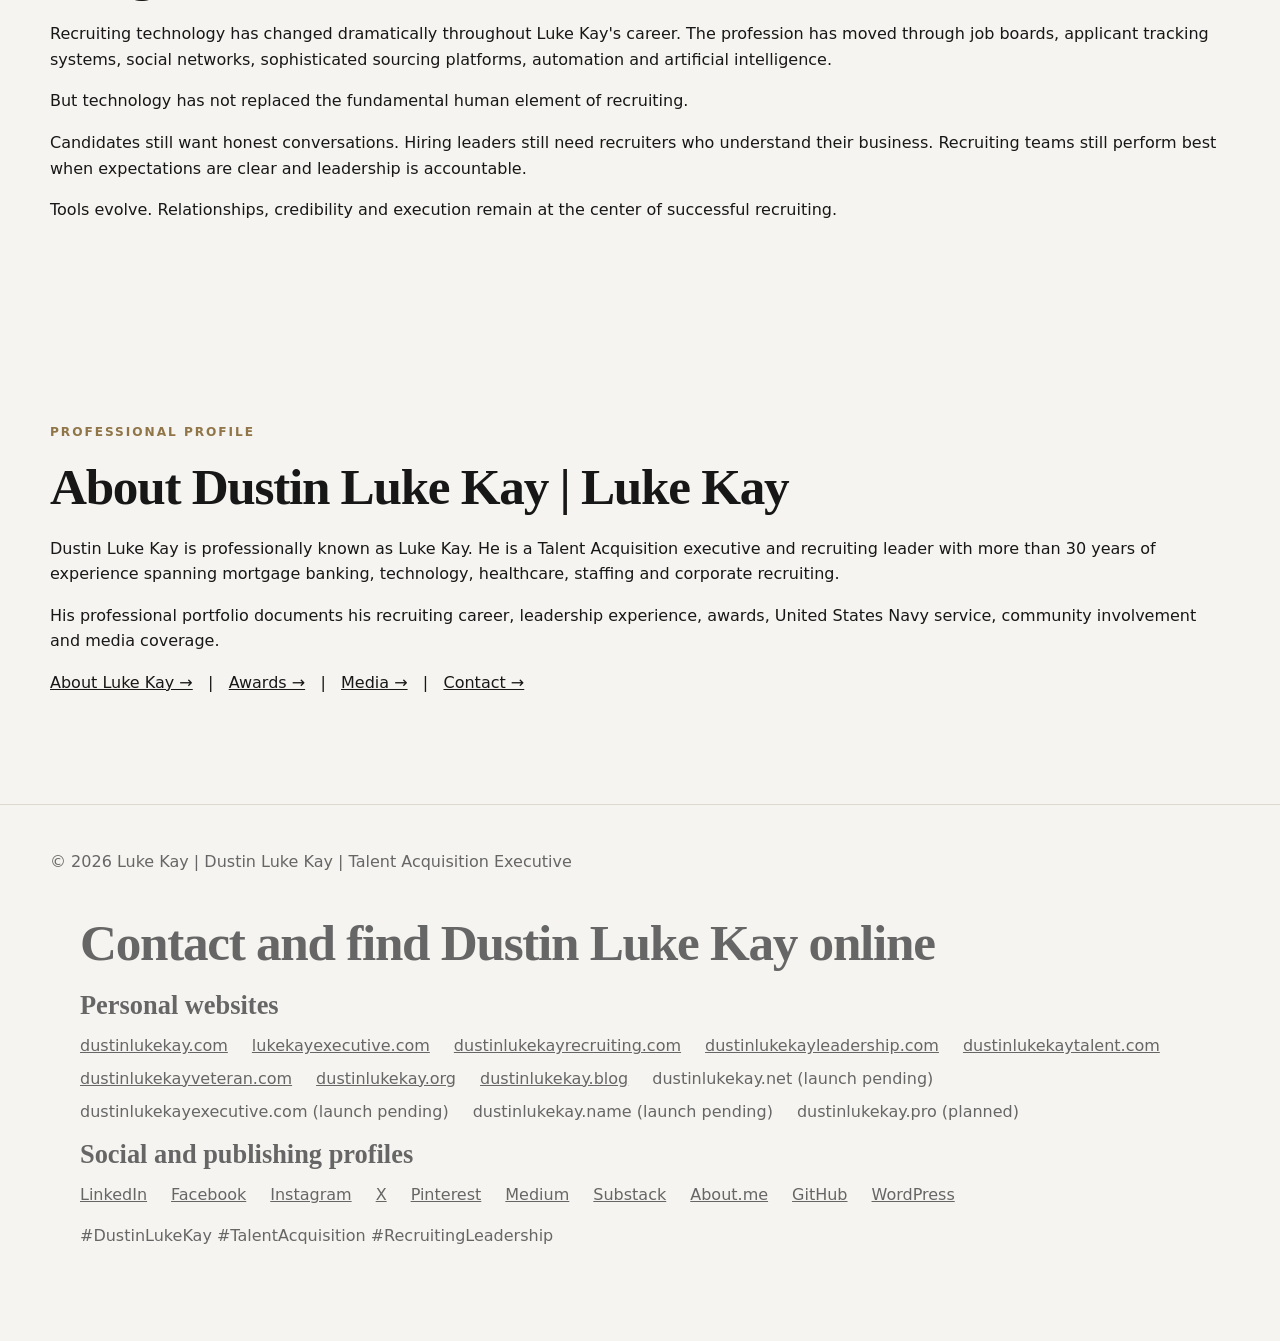
<file: dustin-luke-kay-recruiting-leadership.html>
<!DOCTYPE html>
<html lang="en">
<head>
  <meta charset="UTF-8">
  <meta name="viewport" content="width=device-width, initial-scale=1.0">

  <title>Dustin Luke Kay | Luke Kay | Recruiting Leadership</title>

  <meta name="description" content="Dustin Luke Kay, professionally known as Luke Kay, shares more than 30 years of recruiting and Talent Acquisition leadership across mortgage banking, technology, healthcare and corporate recruiting.">

  <meta name="author" content="Luke Kay">

  <link rel="canonical" href="https://lukekayexecutive.com/dustin-luke-kay-recruiting-leadership.html">

  <meta property="og:title" content="Dustin Luke Kay | Luke Kay | Recruiting Leadership">
  <meta property="og:description" content="The recruiting career and leadership experience of Dustin Luke Kay, professionally known as Luke Kay, spanning mortgage banking, technology, healthcare and corporate Talent Acquisition.">
  <meta property="og:url" content="https://lukekayexecutive.com/dustin-luke-kay-recruiting-leadership.html">
  <meta property="og:type" content="article">
  <meta property="og:image" content="https://lukekayexecutive.com/images/dustin-luke-kay-executive-headshot.png">
  <meta property="og:image:alt" content="Professional portrait of Dustin Luke Kay, professionally known as Luke Kay, Talent Acquisition and recruiting executive">

  <link rel="stylesheet" href="styles.css">

  <script type="application/ld+json">
  {
    "@context": "https://schema.org",
    "@type": "Article",
    "headline": "Dustin Luke Kay: More Than 30 Years in Recruiting, Leadership and Talent Acquisition",
    "description": "The recruiting career and leadership experience of Dustin Luke Kay, professionally known as Luke Kay.",
    "image": "https://lukekayexecutive.com/images/dustin-luke-kay-executive-headshot.png",
    "author": {
      "@type": "Person",
      "name": "Luke Kay",
      "alternateName": "Dustin Luke Kay",
      "url": "https://lukekayexecutive.com/about.html"
    },
    "publisher": {
      "@type": "Person",
      "name": "Luke Kay"
    },
    "mainEntityOfPage": {
      "@type": "WebPage",
      "@id": "https://lukekayexecutive.com/dustin-luke-kay-recruiting-leadership.html"
    }
  }
  </script>

<meta name="twitter:card" content="summary">
<meta name="twitter:title" content="Dustin Luke Kay | Luke Kay | Recruiting Leadership">
<meta name="twitter:description" content="Dustin Luke Kay, professionally known as Luke Kay, shares more than 30 years of recruiting and Talent Acquisition leadership across mortgage banking, technology, healthcare and corporate recruiting.">
<style>
  .kay-contact-directory { max-width: 72rem; margin: 1.5rem auto; padding: 1rem; text-align: left; overflow-wrap: anywhere; }
  .kay-contact-directory ul { display: flex; flex-wrap: wrap; gap: .45rem 1.5rem; padding: 0; margin: .5rem 0 1rem; list-style: none; }
  .kay-contact-directory li { margin: 0; }
  .kay-contact-directory a { text-decoration: underline; }
</style>
</head>

<body>

<header class="site-header">
  <div class="container">
    <a href="index.html" class="brand">LUKE KAY</a>

    <nav>
      <a href="index.html">Home</a>
      <a href="about.html">About</a>
      <a href="mortgage-recruiting.html">Mortgage Recruiting</a>
      <a href="talent-acquisition.html">Talent Acquisition</a>
      <a href="awards.html">Awards</a>
      <a href="military-service.html">Military Service</a>
      <a href="community-service.html">Community</a>
      <a href="media.html">Media</a>
      <a href="contact.html">Contact</a>
    </nav>
  </div>
</header>


<main>

<section class="section">
  <div class="container">

    <p class="section-kicker">Recruiting Leadership</p>

    <h1>Dustin Luke Kay: More Than 30 Years in Recruiting, Leadership and Talent Acquisition</h1>

    <p>
      Dustin Luke Kay, professionally known as Luke Kay, has built a career
      around recruiting, Talent Acquisition, leadership and helping
      organizations connect exceptional people with meaningful opportunities.
    </p>

    <figure class="award-image">
      <img
        src="images/dustin-luke-kay-executive-headshot.png"
        alt="Professional portrait of Dustin Luke Kay, professionally known as Luke Kay, Talent Acquisition and recruiting executive"
        loading="eager">

      <figcaption>
        Dustin Luke Kay, professionally known as Luke Kay — Talent Acquisition executive, recruiting leader and U.S. Navy veteran.
      </figcaption>
    </figure>

    <p>
      Over more than three decades, Luke's recruiting experience has crossed
      mortgage banking, technology, healthcare, staffing and corporate Talent
      Acquisition. His career has included hands-on recruiting, recruiter
      development, recruiting management, executive leadership and strategic
      growth.
    </p>

  </div>
</section>


<section class="section">
  <div class="container">

    <p class="section-kicker">Career Philosophy</p>

    <h2>Recruiting Is About People and Business Growth</h2>

    <p>
      Throughout his career, Luke Kay has approached recruiting as more than
      filling open positions. Effective Talent Acquisition requires
      understanding the people being recruited, the teams they will join and
      the business objectives those hires are expected to support.
    </p>

    <p>
      That philosophy has shaped Luke's work as both an individual recruiter
      and recruiting leader. His experience includes sourcing strategy,
      candidate engagement, recruiter development, recruiting operations,
      organizational design and executive-level Talent Acquisition leadership.
    </p>

    <p>
      The objective has remained consistent: build relationships, identify
      exceptional talent and create recruiting organizations capable of
      producing measurable results.
    </p>

  </div>
</section>


<section class="section">
  <div class="container">

    <p class="section-kicker">Early Recruiting Leadership</p>

    <h2>Building and Leading Recruiting Teams</h2>

    <p>
      Long before executive Talent Acquisition roles, Luke developed his
      leadership approach through hands-on recruiting and multi-office
      recruiting management.
    </p>

    <p>
      At Metro Systems, Luke held recruiting leadership responsibilities
      that included supporting recruiting operations across multiple
      Dallas-Fort Worth locations. His work included recruiter training,
      recruiting strategy, performance management and developing teams
      capable of consistently delivering hiring results.
    </p>

    <p>
      During this period, Luke received recruiting recognition for both
      individual and organizational performance, including Top Recruiter
      recognition and awards associated with high-performing recruiting
      organizations.
    </p>

    <p>For Luke’s perspective on developing recruiters and leading teams, read <a href="https://dustinlukekay.substack.com/p/dustin-luke-kay-leadership-recruiting">Dustin Luke Kay: Leadership, Recruiting, and Building Stronger Teams</a> on Substack.</p>

    <p>
      <a href="awards.html">View Luke Kay's recruiting awards and recognition →</a>
    </p>

  </div>
</section>


<section class="section">
  <div class="container">

    <p class="section-kicker">Technology Recruiting</p>

    <h2>Enterprise Recruiting at Accenture</h2>

    <p>
      Luke Kay's recruiting career later expanded into large-scale enterprise
      and technology recruiting.
    </p>

    <p>
      At Accenture, Luke worked as a Senior Technical Recruiter supporting
      recruiting in a demanding enterprise environment. His work there
      reinforced the importance of disciplined sourcing, candidate engagement,
      hiring-manager partnerships and the ability to recruit specialized
      professional talent at scale.
    </p>

    <p>
      Luke's performance at Accenture included 172 hires during the first two
      quarters of 2015 and 26 hires during one month. He was also featured in
      an Accenture Recruiting Spotlight in 2015.
    </p>

  </div>
</section>


<section class="section">
  <div class="container">

    <p class="section-kicker">Mortgage Banking</p>

    <h2>Scaling Mortgage Recruiting</h2>

    <p>
      Mortgage banking became one of the most significant specialties of
      Luke Kay's Talent Acquisition career.
    </p>

    <p>
      As Vice President of Talent Acquisition at PennyMac, Luke helped build
      a dedicated Loan Officer recruiting organization. During his leadership,
      annual Loan Officer hiring expanded from approximately 300 hires to
      approximately 900 hires.
    </p>

    <p>
      The work required more than simply increasing recruiting activity.
      Scaling mortgage recruiting required recruiter development, sourcing
      strategy, operational discipline, candidate engagement and a clear
      connection between Talent Acquisition and business growth.
    </p>

    <p>
      Luke later served as a Strategic Growth Partner with American Pacific
      Mortgage, focusing on recruiting and growth opportunities involving
      mortgage Loan Officers and branch leadership.
    </p>

    <p>
      <a href="mortgage-recruiting.html">Explore Luke Kay's mortgage recruiting experience →</a>
    </p>

  </div>
</section>


<section class="section">
  <div class="container">

    <p class="section-kicker">Talent Acquisition</p>

    <h2>A Career Across Multiple Industries</h2>

    <p>
      While mortgage recruiting became an important specialty, Luke's broader
      Talent Acquisition experience spans technology, healthcare, staffing,
      professional services and corporate recruiting.
    </p>

    <p>
      His career has included recruiting and Talent Acquisition work with
      organizations including Accenture, PennyMac, American Pacific Mortgage,
      Inogen, Academic Partnerships, JDA TSG and Metro Systems.
    </p>

    <p>
      Working across different industries reinforced a central lesson:
      recruiting strategies must adapt to the talent market, but the
      fundamentals of credibility, relationships, persistence and
      communication remain remarkably consistent.
    </p>

    <p>
      <a href="talent-acquisition.html">Read more about Luke Kay's Talent Acquisition experience →</a>
    </p>

  </div>
</section>


<section class="section">
  <div class="container">

    <p class="section-kicker">Leadership Foundation</p>

    <h2>Lessons From United States Navy Service</h2>

    <p>
      Luke Kay's approach to leadership was also shaped by his service in the
      United States Navy from 1996 through 2004.
    </p>

    <p>
      His Navy responsibilities included serving as an Associate Command
      Career Counselor, working directly with Sailors on career development
      and retention.
    </p>

    <p>
      Military service reinforced principles that continued into his
      recruiting career: accountability, preparation, teamwork, service and
      responsibility for the people you lead.
    </p>

    <p>
      His military recognition includes the Navy and Marine Corps Achievement
      Medal, Sailor of the Quarter recognition, commendations and humanitarian
      service.
    </p>

    <p>
      <a href="military-service.html">Explore Luke Kay's U.S. Navy service →</a>
    </p>

  </div>
</section>


<section class="section">
  <div class="container">

    <p class="section-kicker">Perspective</p>

    <h2>What More Than Three Decades in Recruiting Has Taught Me</h2>

    <p>
      Recruiting technology has changed dramatically throughout Luke Kay's
      career. The profession has moved through job boards, applicant tracking
      systems, social networks, sophisticated sourcing platforms, automation
      and artificial intelligence.
    </p>

    <p>
      But technology has not replaced the fundamental human element of
      recruiting.
    </p>

    <p>
      Candidates still want honest conversations. Hiring leaders still need
      recruiters who understand their business. Recruiting teams still perform
      best when expectations are clear and leadership is accountable.
    </p>

    <p>
      Tools evolve. Relationships, credibility and execution remain at the
      center of successful recruiting.
    </p>

  </div>
</section>


<section class="section">
  <div class="container">

    <p class="section-kicker">Professional Profile</p>

    <h2>About Dustin Luke Kay | Luke Kay</h2>

    <p>
      Dustin Luke Kay is professionally known as Luke Kay. He is a Talent
      Acquisition executive and recruiting leader with more than 30 years of
      experience spanning mortgage banking, technology, healthcare, staffing
      and corporate recruiting.
    </p>

    <p>
      His professional portfolio documents his recruiting career, leadership
      experience, awards, United States Navy service, community involvement
      and media coverage.
    </p>

    <p>
      <a href="about.html">About Luke Kay →</a>
      &nbsp; | &nbsp;
      <a href="awards.html">Awards →</a>
      &nbsp; | &nbsp;
      <a href="media.html">Media →</a>
      &nbsp; | &nbsp;
      <a href="contact.html">Contact →</a>
    </p>

  </div>
</section>

</main>


<footer class="site-footer">
  <div class="container">
    <p>© 2026 Luke Kay | Dustin Luke Kay | Talent Acquisition Executive</p>
  </div>

<section class="kay-contact-directory" id="kay-contact-directory" aria-label="Contact Dustin Luke Kay online">
  <h2>Contact and find Dustin Luke Kay online</h2>
  <nav aria-label="Personal websites">
    <h3>Personal websites</h3>
    <ul>
      <li><a href="https://dustinlukekay.com/">dustinlukekay.com</a></li>
      <li><a href="https://lukekayexecutive.com/">lukekayexecutive.com</a></li>
      <li><a href="https://dustinlukekayrecruiting.com/">dustinlukekayrecruiting.com</a></li>
      <li><a href="https://dustinlukekayleadership.com/">dustinlukekayleadership.com</a></li>
      <li><a href="https://dustinlukekaytalent.com/">dustinlukekaytalent.com</a></li>
      <li><a href="https://dustinlukekayveteran.com/">dustinlukekayveteran.com</a></li>
      <li><a href="https://dustinlukekay.org/">dustinlukekay.org</a></li>
      <li><a href="https://dustinlukekay.blog/">dustinlukekay.blog</a></li>
      <li>dustinlukekay.net (launch pending)</li>
      <li>dustinlukekayexecutive.com (launch pending)</li>
      <li>dustinlukekay.name (launch pending)</li>
      <li>dustinlukekay.pro (planned)</li>
    </ul>
  </nav>
  <nav aria-label="Social and publishing profiles">
    <h3>Social and publishing profiles</h3>
    <ul>
      <li><a href="https://www.linkedin.com/in/dustinlukekay/" rel="me">LinkedIn</a></li>
      <li><a href="https://www.facebook.com/dustinlukekay/" rel="me">Facebook</a></li>
      <li><a href="https://www.instagram.com/dustinlukekay/" rel="me">Instagram</a></li>
      <li><a href="https://x.com/dustinlukekay" rel="me">X</a></li>
      <li><a href="https://www.pinterest.com/dustinlukekay/" rel="me">Pinterest</a></li>
      <li><a href="https://medium.com/@dustinlukekayexecutive" rel="me">Medium</a></li>
      <li><a href="https://dustinlukekay.substack.com/" rel="me">Substack</a></li>
      <li><a href="https://about.me/dustinlukekay" rel="me">About.me</a></li>
      <li><a href="https://github.com/dustinlukekay20026" rel="me">GitHub</a></li>
      <li><a href="https://dustinlukekay1-hcmnf.wordpress.com/" rel="me">WordPress</a></li>
    </ul>
  </nav>
  <p>#DustinLukeKay #TalentAcquisition #RecruitingLeadership</p>
</section>
</footer>

</body>
</html>
</file>
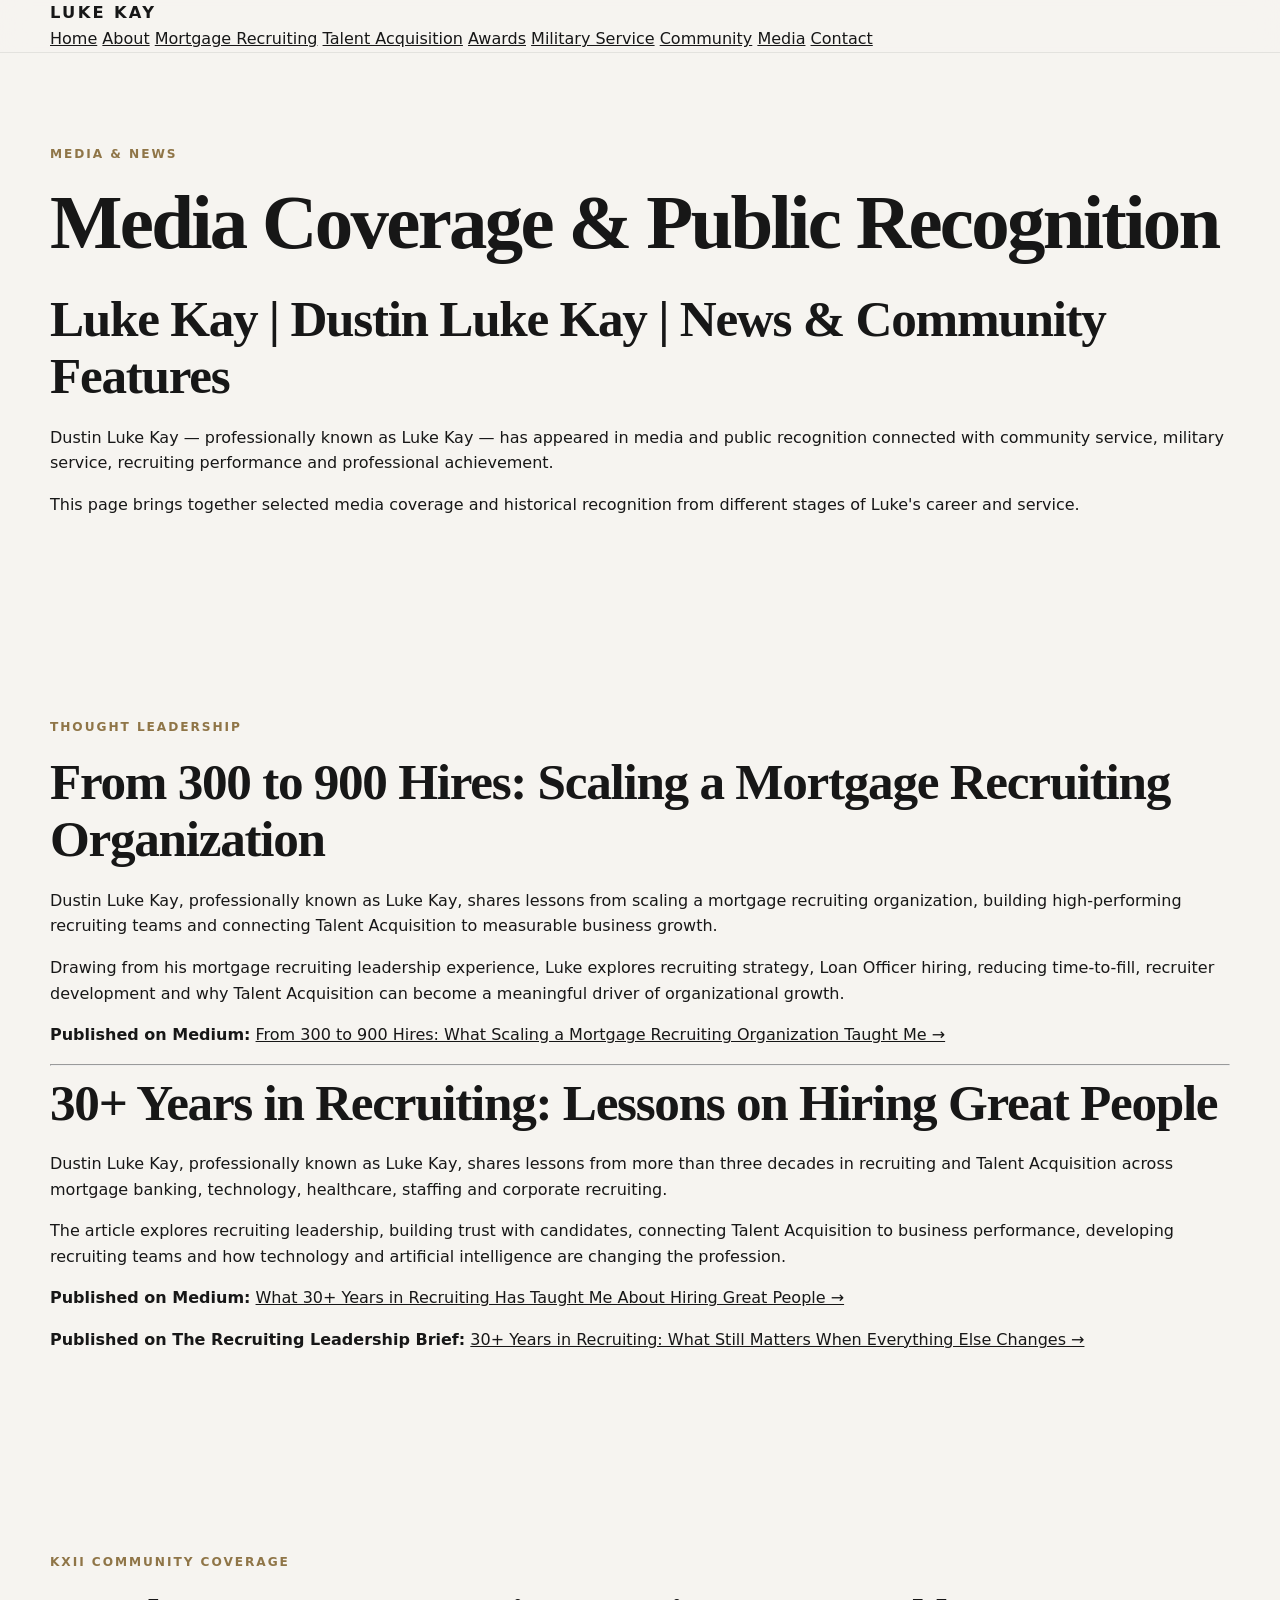
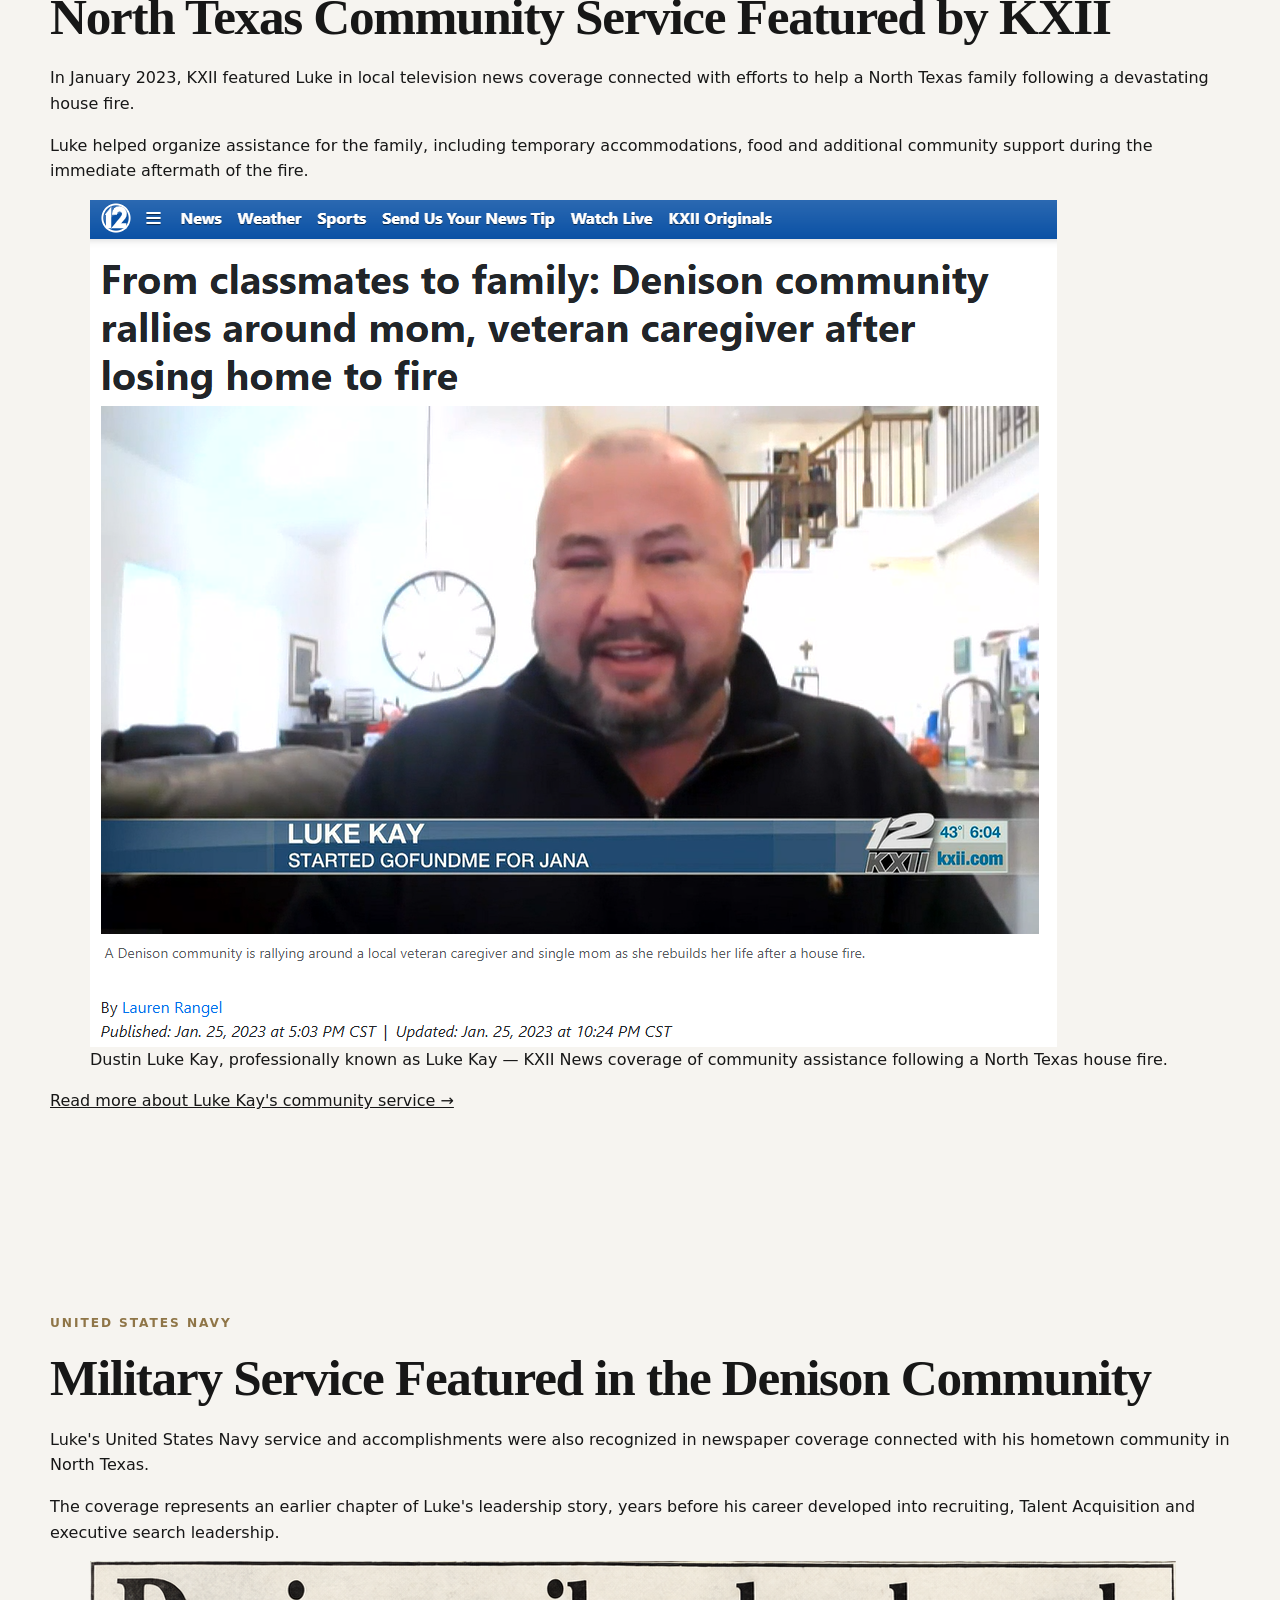
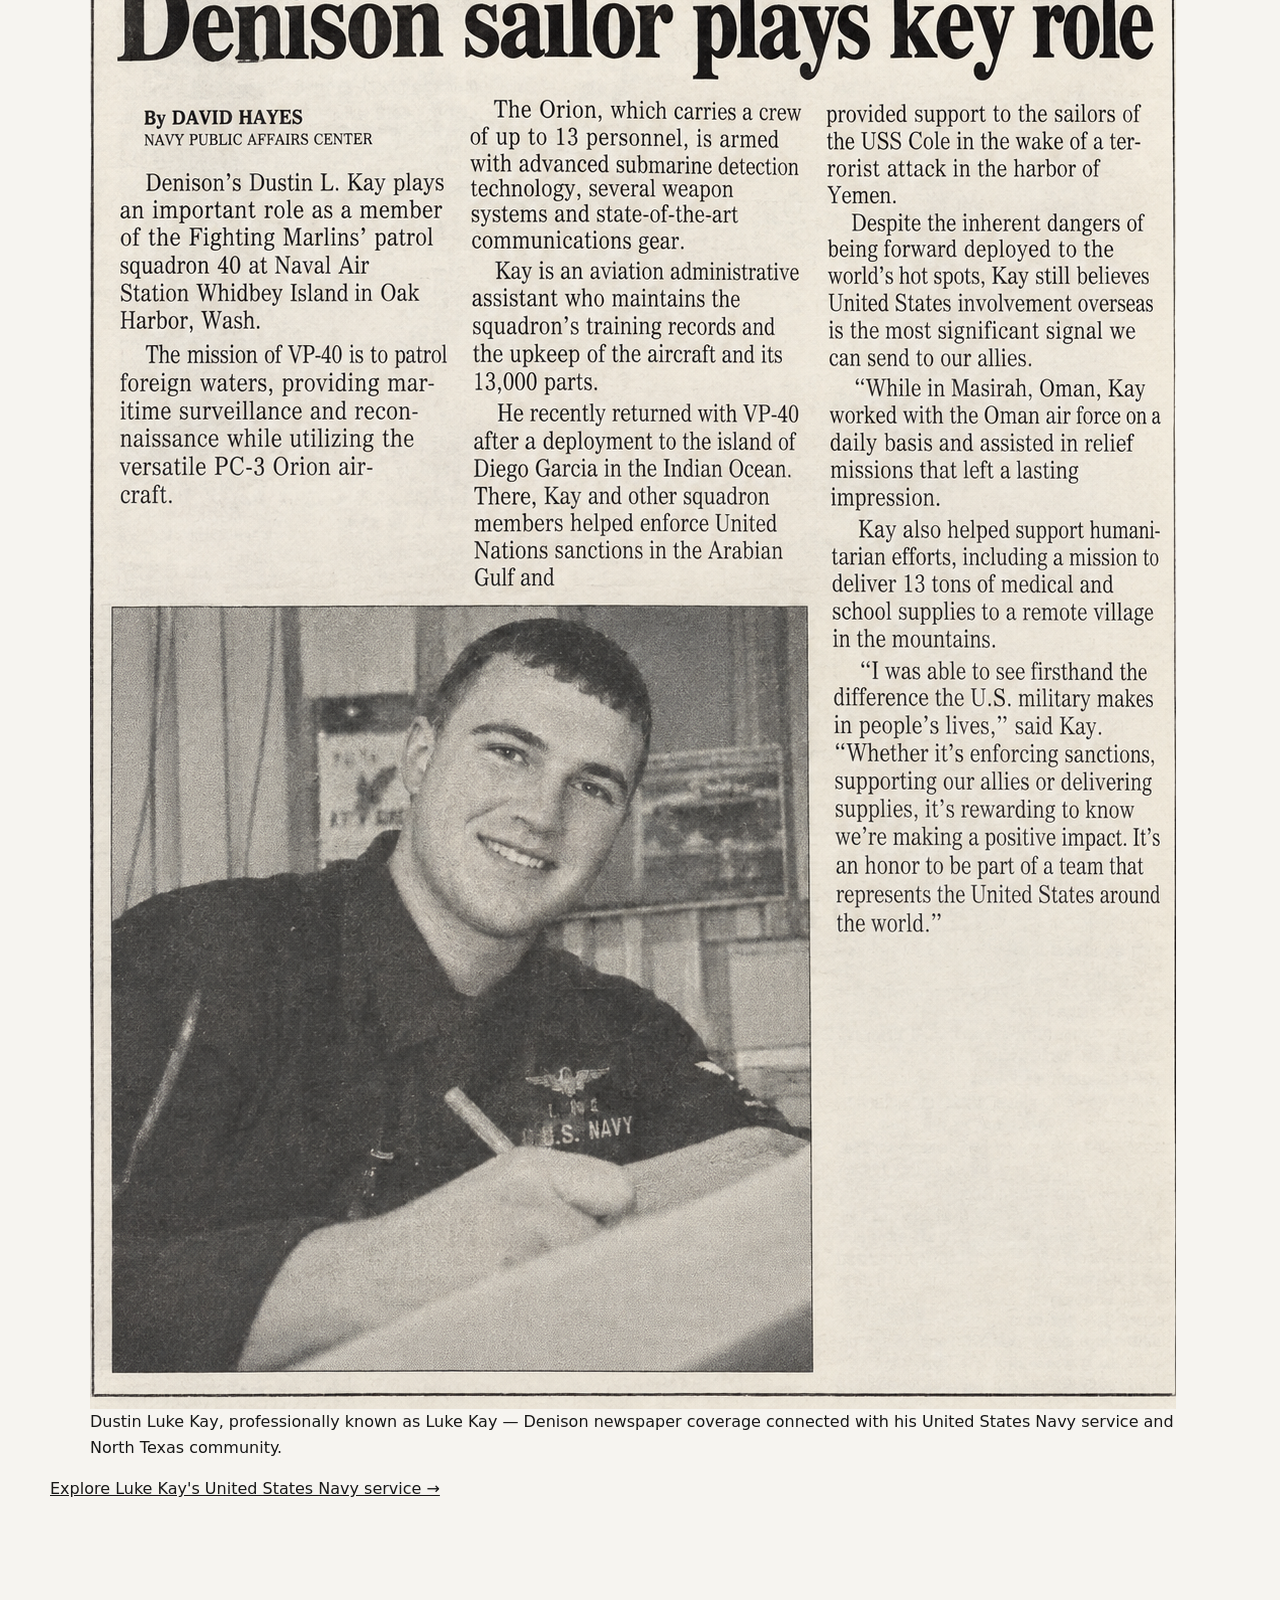
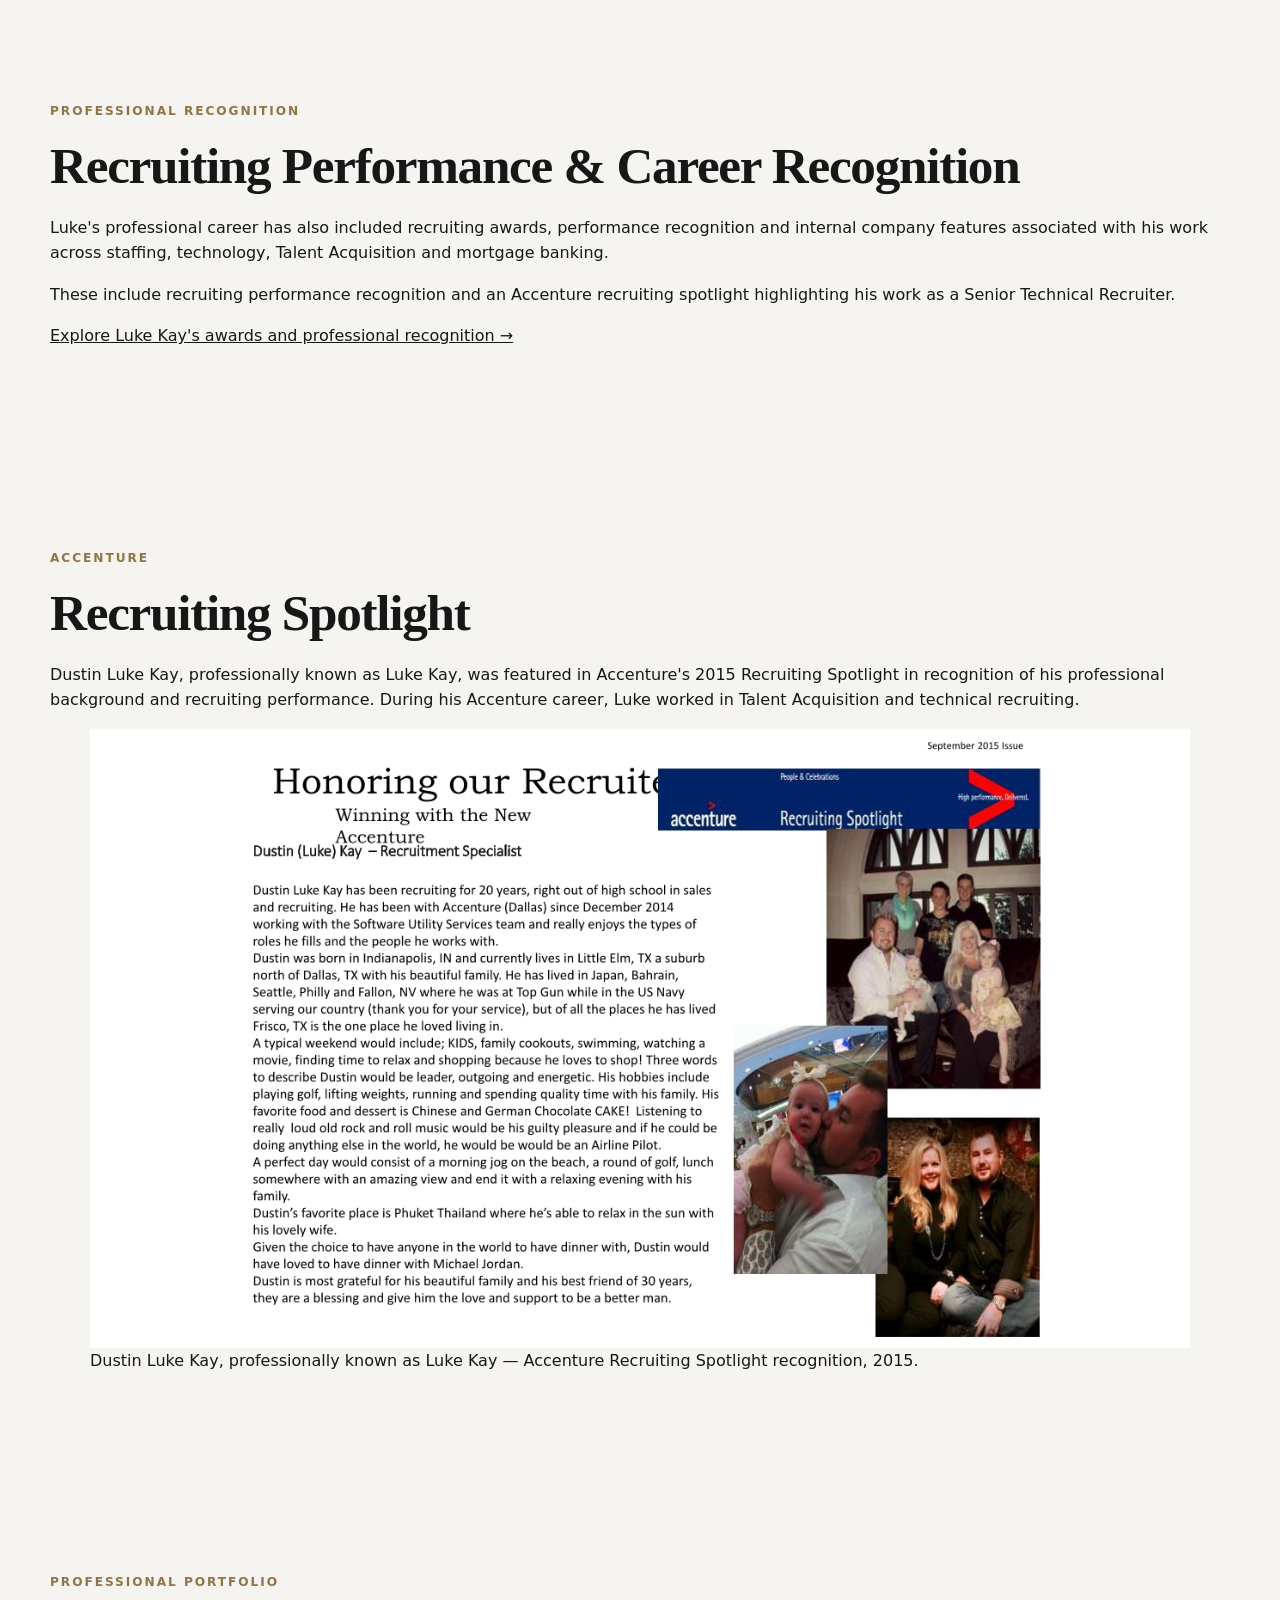
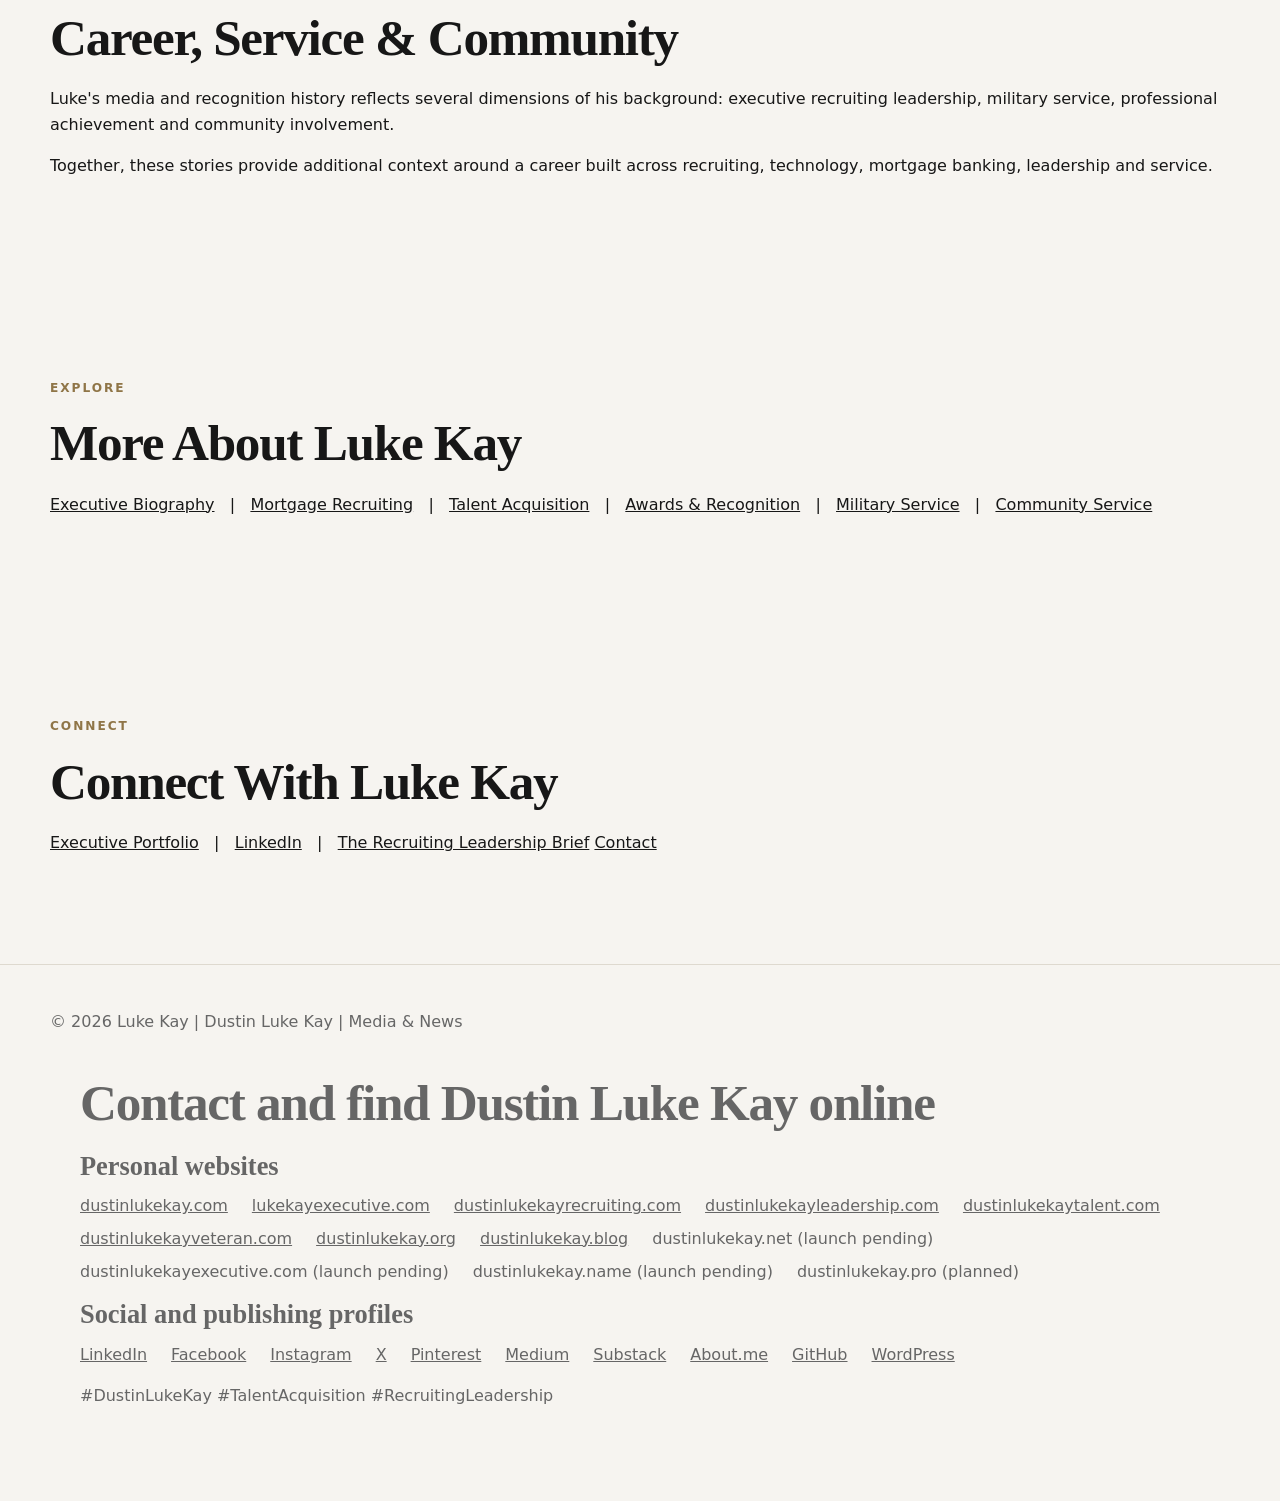
<file: media.html>
<!DOCTYPE html>
<html lang="en">
<head>
  <meta charset="UTF-8">
  <meta name="viewport" content="width=device-width, initial-scale=1.0">

  <title>Luke Kay | Dustin Luke Kay | Media & News</title>

  <meta name="description" content="Media coverage, news features and public recognition involving Dustin Luke Kay, professionally known as Luke Kay, including community service, United States Navy service and professional achievements.">

  <meta name="author" content="Luke Kay">

  <link rel="canonical" href="https://lukekayexecutive.com/media.html">
<meta property="og:title" content="Luke Kay | Media & News">
<meta property="og:description" content="Media coverage and public recognition involving Dustin Luke Kay, professionally known as Luke Kay.">
<meta property="og:url" content="https://lukekayexecutive.com/media.html">
<meta property="og:type" content="website">
<meta property="og:image" content="https://lukekayexecutive.com/images/dustin-luke-kay-kxii-community-service.png">
<meta property="og:image:alt" content="Dustin Luke Kay, professionally known as Luke Kay, featured by KXII News for community service following a North Texas house fire">

<link rel="stylesheet" href="styles.css">
<style>
  .kay-contact-directory { max-width: 72rem; margin: 1.5rem auto; padding: 1rem; text-align: left; overflow-wrap: anywhere; }
  .kay-contact-directory ul { display: flex; flex-wrap: wrap; gap: .45rem 1.5rem; padding: 0; margin: .5rem 0 1rem; list-style: none; }
  .kay-contact-directory li { margin: 0; }
  .kay-contact-directory a { text-decoration: underline; }
</style>
</head>

<header class="site-header">
  <div class="container">
    <a href="index.html" class="brand">LUKE KAY</a>

    <nav>
      <a href="index.html">Home</a>
      <a href="about.html">About</a>
      <a href="mortgage-recruiting.html">Mortgage Recruiting</a>
      <a href="talent-acquisition.html">Talent Acquisition</a>
      <a href="awards.html">Awards</a>
      <a href="military-service.html">Military Service</a>
      <a href="community-service.html">Community</a>
      <a href="media.html">Media</a>
      <a href="contact.html">Contact</a>
    </nav>
  </div>
</header>

<main>

<section class="section">
  <div class="container">

    <p class="section-kicker">Media & News</p>

    <h1>Media Coverage & Public Recognition</h1>

    <h2>Luke Kay | Dustin Luke Kay | News & Community Features</h2>

    <p>
      Dustin Luke Kay — professionally known as Luke Kay — has appeared in
      media and public recognition connected with community service, military
      service, recruiting performance and professional achievement.
    </p>

    <p>
      This page brings together selected media coverage and historical
      recognition from different stages of Luke's career and service.
    </p>

  </div>
</section>

<section class="section">
  <div class="container">

    <p class="section-kicker">Thought Leadership</p>

    <h2>From 300 to 900 Hires: Scaling a Mortgage Recruiting Organization</h2>

<p>
  Dustin Luke Kay, professionally known as Luke Kay, shares lessons from
  scaling a mortgage recruiting organization, building high-performing
  recruiting teams and connecting Talent Acquisition to measurable
  business growth.
</p>

<p>
  Drawing from his mortgage recruiting leadership experience, Luke explores
  recruiting strategy, Loan Officer hiring, reducing time-to-fill, recruiter
  development and why Talent Acquisition can become a meaningful driver of
  organizational growth.
</p>

<p>
  <strong>Published on Medium:</strong>
  <a href="https://medium.com/@lukekayexecutive/from-300-to-900-hires-what-scaling-a-mortgage-recruiting-organization-taught-me-98d491ce9fde"
     target="_blank"
     rel="noopener">
    From 300 to 900 Hires: What Scaling a Mortgage Recruiting Organization Taught Me →
  </a>
</p>

<hr>

<h2>30+ Years in Recruiting: Lessons on Hiring Great People</h2>

    <p>
      Dustin Luke Kay, professionally known as Luke Kay, shares lessons from
      more than three decades in recruiting and Talent Acquisition across
      mortgage banking, technology, healthcare, staffing and corporate
      recruiting.
    </p>

    <p>
      The article explores recruiting leadership, building trust with
      candidates, connecting Talent Acquisition to business performance,
      developing recruiting teams and how technology and artificial
      intelligence are changing the profession.
    </p>

    <p>
      <strong>Published on Medium:</strong>
      <a href="https://medium.com/@lukekayexecutive/what-30-years-in-recruiting-has-taught-me-about-hiring-great-people-33d742ca1a63"
         target="_blank"
         rel="noopener">
        What 30+ Years in Recruiting Has Taught Me About Hiring Great People →
      </a>
    </p>
<p>
  <strong>Published on The Recruiting Leadership Brief:</strong>
  <a href="https://lukekayexecutive.substack.com/p/30-years-in-recruiting-what-still"
     target="_blank"
     rel="noopener">
    30+ Years in Recruiting: What Still Matters When Everything Else Changes →
  </a>
</p>

  </div>
</section>
<section class="section">
  <div class="container">

    <p class="section-kicker">KXII Community Coverage</p>
  
     <h2>North Texas Community Service Featured by KXII</h2>
    <p>
      In January 2023, KXII featured Luke in local television news coverage
      connected with efforts to help a North Texas family following a
      devastating house fire.
    </p>

    <p>
      Luke helped organize assistance for the family, including temporary
      accommodations, food and additional community support during the
      immediate aftermath of the fire.
    </p>
<figure class="award-image">
  <img
    src="images/dustin-luke-kay-kxii-community-service.png"
    alt="Dustin Luke Kay, professionally known as Luke Kay, featured by KXII News for community service following a North Texas house fire"
    loading="lazy">

  <figcaption>
    Dustin Luke Kay, professionally known as Luke Kay — KXII News coverage of community assistance following a North Texas house fire.
  </figcaption>
</figure>

    <p>
      <a href="community-service.html">Read more about Luke Kay's community service →</a>
    </p>

  </div>
</section>

<section class="section">
  <div class="container">

    <p class="section-kicker">United States Navy</p>

    <h2>Military Service Featured in the Denison Community</h2>

    <p>
      Luke's United States Navy service and accomplishments were also
      recognized in newspaper coverage connected with his hometown community
      in North Texas.
    </p>

    <p>
      The coverage represents an earlier chapter of Luke's leadership story,
      years before his career developed into recruiting, Talent Acquisition
      and executive search leadership.
    </p>

    <figure class="award-image">
  <img
    src="images/dustin-luke-kay-us-navy-denison-newspaper-article.png"
    alt="Denison newspaper coverage featuring Dustin Luke Kay, professionally known as Luke Kay, and his United States Navy service"
    loading="lazy">

  <figcaption>
    Dustin Luke Kay, professionally known as Luke Kay — Denison newspaper coverage connected with his United States Navy service and North Texas community.
  </figcaption>
</figure>

    <p>
      <a href="military-service.html">Explore Luke Kay's United States Navy service →</a>
    </p>

  </div>
</section>


<section class="section">
  <div class="container">

    <p class="section-kicker">Professional Recognition</p>

    <h2>Recruiting Performance & Career Recognition</h2>

    <p>
      Luke's professional career has also included recruiting awards,
      performance recognition and internal company features associated with
      his work across staffing, technology, Talent Acquisition and mortgage
      banking.
    </p>

    <p>
      These include recruiting performance recognition and an Accenture
      recruiting spotlight highlighting his work as a Senior Technical
      Recruiter.
    </p>

    <p>
      <a href="awards.html">Explore Luke Kay's awards and professional recognition →</a>
    </p>

  </div>
</section>


<section class="section">
  <div class="container">

    <p class="section-kicker">Accenture</p>

    <h2>Recruiting Spotlight</h2>

    <p>
  Dustin Luke Kay, professionally known as Luke Kay, was featured in
  Accenture's 2015 Recruiting Spotlight in recognition of his professional
  background and recruiting performance. During his Accenture career,
  Luke worked in Talent Acquisition and technical recruiting.
</p>

   <figure class="award-image">
  <img
    src="images/dustin-luke-kay-accenture-recruiting-spotlight-2015.jpg"
    alt="Dustin Luke Kay, professionally known as Luke Kay, featured in Accenture recruiting recognition in 2015"
    loading="lazy">

  <figcaption>
    Dustin Luke Kay, professionally known as Luke Kay — Accenture Recruiting Spotlight recognition, 2015.
  </figcaption>
</figure>

  </div>
</section>


<section class="section">
  <div class="container">

    <p class="section-kicker">Professional Portfolio</p>

    <h2>Career, Service & Community</h2>

    <p>
      Luke's media and recognition history reflects several dimensions of his
      background: executive recruiting leadership, military service,
      professional achievement and community involvement.
    </p>

    <p>
      Together, these stories provide additional context around a career built
      across recruiting, technology, mortgage banking, leadership and service.
    </p>

  </div>
</section>


<section class="section">
  <div class="container">

    <p class="section-kicker">Explore</p>

    <h2>More About Luke Kay</h2>

    <p>
      <a href="about.html">Executive Biography</a>
      &nbsp; | &nbsp;
      <a href="mortgage-recruiting.html">Mortgage Recruiting</a>
      &nbsp; | &nbsp;
      <a href="talent-acquisition.html">Talent Acquisition</a>
      &nbsp; | &nbsp;
      <a href="awards.html">Awards & Recognition</a>
      &nbsp; | &nbsp;
      <a href="military-service.html">Military Service</a>
      &nbsp; | &nbsp;
      <a href="community-service.html">Community Service</a>
    </p>

  </div>
</section>


<section class="section">
  <div class="container">

    <p class="section-kicker">Connect</p>

    <h2>Connect With Luke Kay</h2>

    <p>
      <a href="index.html">Executive Portfolio</a>
      &nbsp; | &nbsp;
      <a href="https://www.linkedin.com/in/lukekay1"
         target="_blank"
         rel="noopener">LinkedIn</a>
      &nbsp; | &nbsp;
      <a href="https://lukekayexecutive.substack.com/"
   target="_blank"
   rel="noopener">The Recruiting Leadership Brief</a>
      
      <a href="contact.html">Contact</a>
    </p>

  </div>
</section>

</main>

<footer class="site-footer">
  <div class="container">
    <p>© 2026 Luke Kay | Dustin Luke Kay | Media & News</p>
  </div>

<section class="kay-contact-directory" id="kay-contact-directory" aria-label="Contact Dustin Luke Kay online">
  <h2>Contact and find Dustin Luke Kay online</h2>
  <nav aria-label="Personal websites">
    <h3>Personal websites</h3>
    <ul>
      <li><a href="https://dustinlukekay.com/">dustinlukekay.com</a></li>
      <li><a href="https://lukekayexecutive.com/">lukekayexecutive.com</a></li>
      <li><a href="https://dustinlukekayrecruiting.com/">dustinlukekayrecruiting.com</a></li>
      <li><a href="https://dustinlukekayleadership.com/">dustinlukekayleadership.com</a></li>
      <li><a href="https://dustinlukekaytalent.com/">dustinlukekaytalent.com</a></li>
      <li><a href="https://dustinlukekayveteran.com/">dustinlukekayveteran.com</a></li>
      <li><a href="https://dustinlukekay.org/">dustinlukekay.org</a></li>
      <li><a href="https://dustinlukekay.blog/">dustinlukekay.blog</a></li>
      <li>dustinlukekay.net (launch pending)</li>
      <li>dustinlukekayexecutive.com (launch pending)</li>
      <li>dustinlukekay.name (launch pending)</li>
      <li>dustinlukekay.pro (planned)</li>
    </ul>
  </nav>
  <nav aria-label="Social and publishing profiles">
    <h3>Social and publishing profiles</h3>
    <ul>
      <li><a href="https://www.linkedin.com/in/dustinlukekay/" rel="me">LinkedIn</a></li>
      <li><a href="https://www.facebook.com/dustinlukekay/" rel="me">Facebook</a></li>
      <li><a href="https://www.instagram.com/dustinlukekay/" rel="me">Instagram</a></li>
      <li><a href="https://x.com/dustinlukekay" rel="me">X</a></li>
      <li><a href="https://www.pinterest.com/dustinlukekay/" rel="me">Pinterest</a></li>
      <li><a href="https://medium.com/@dustinlukekayexecutive" rel="me">Medium</a></li>
      <li><a href="https://dustinlukekay.substack.com/" rel="me">Substack</a></li>
      <li><a href="https://about.me/dustinlukekay" rel="me">About.me</a></li>
      <li><a href="https://github.com/dustinlukekay20026" rel="me">GitHub</a></li>
      <li><a href="https://dustinlukekay1-hcmnf.wordpress.com/" rel="me">WordPress</a></li>
    </ul>
  </nav>
  <p>#DustinLukeKay #TalentAcquisition #RecruitingLeadership</p>
</section>
</footer>

</body>
</html>
</file>
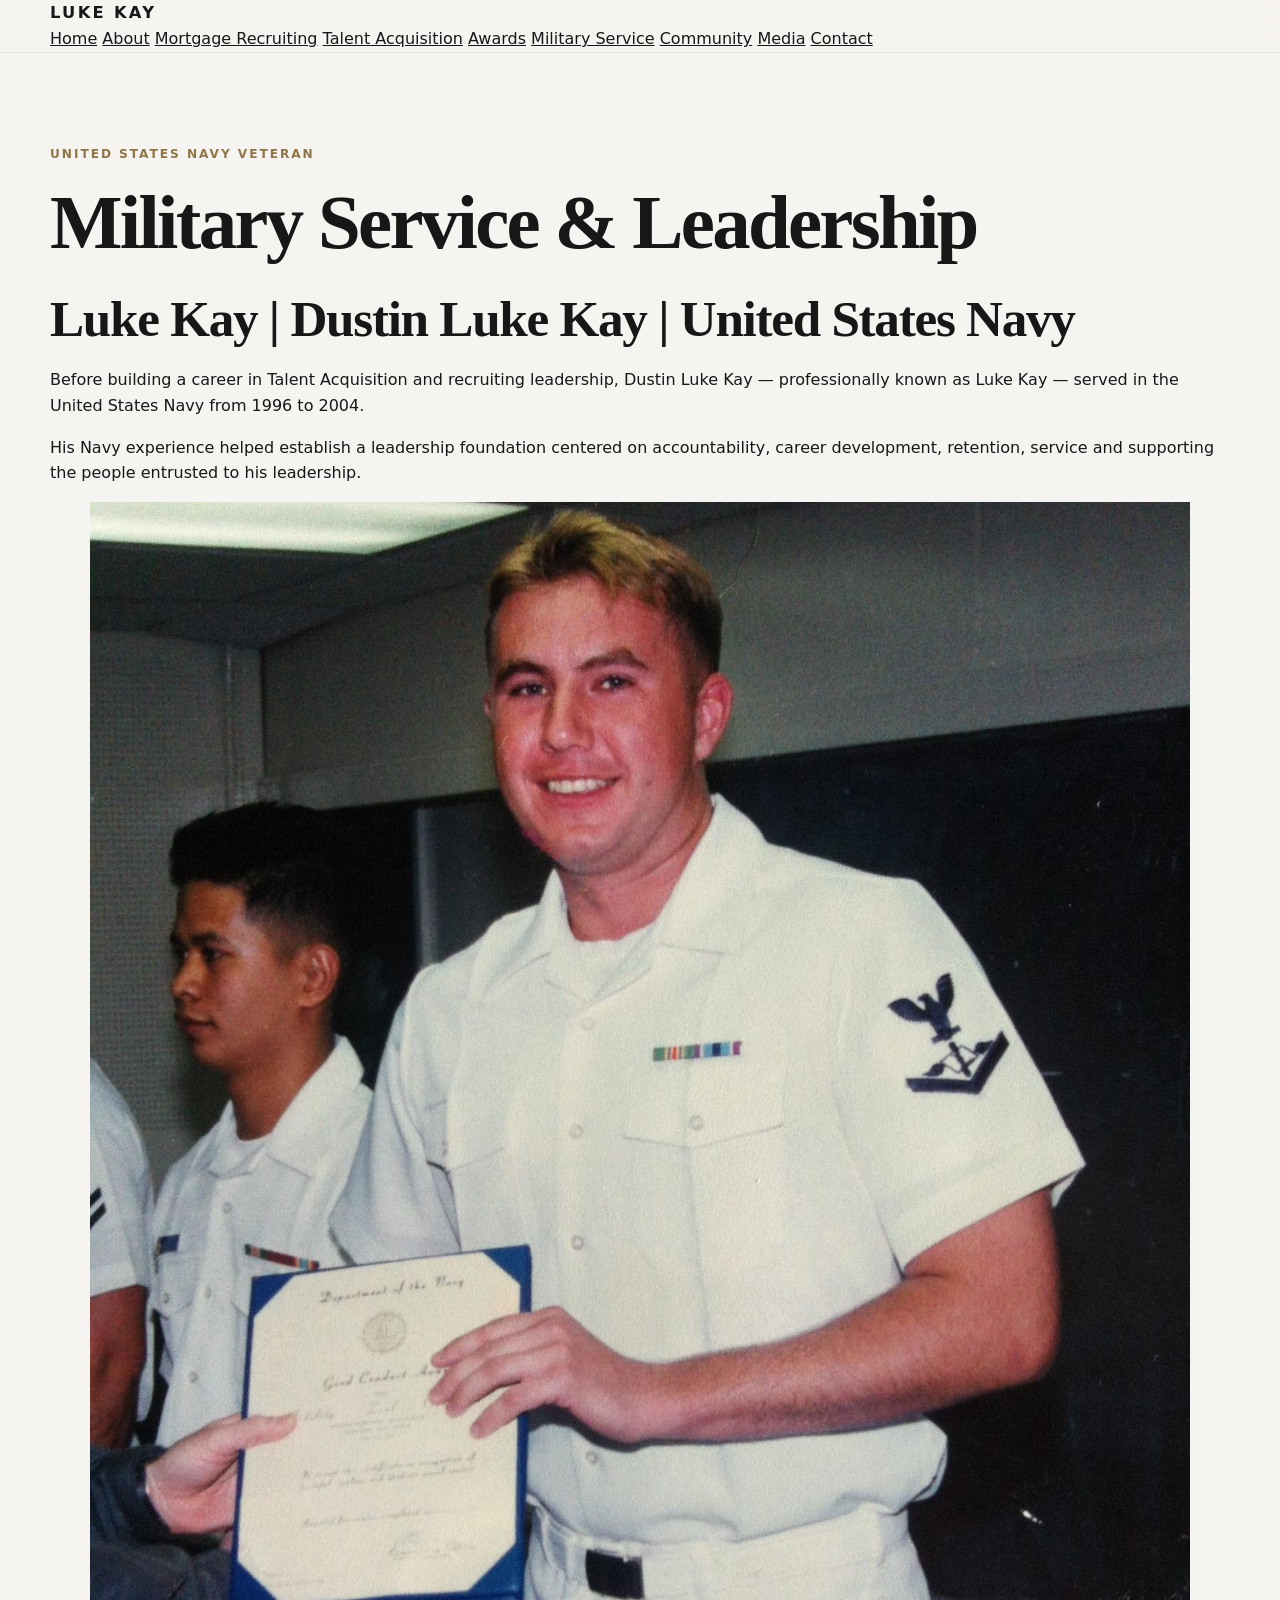
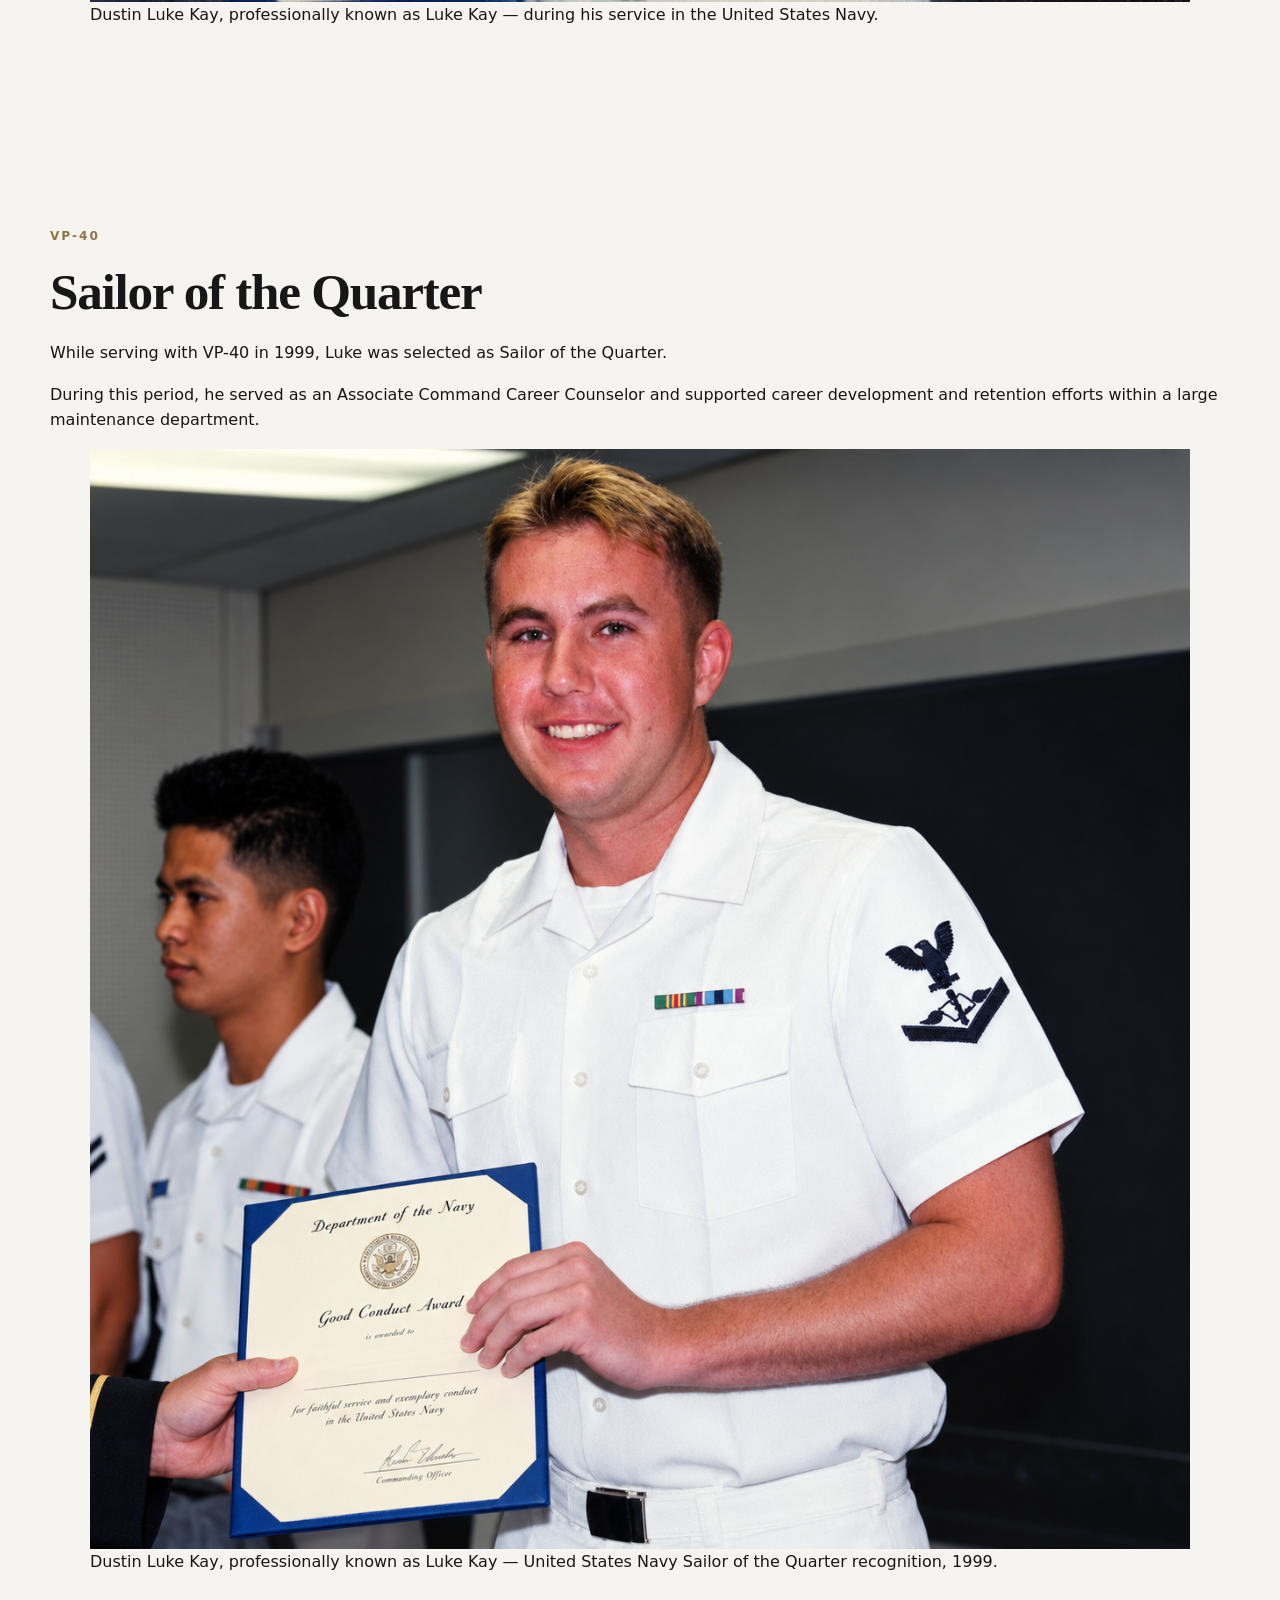
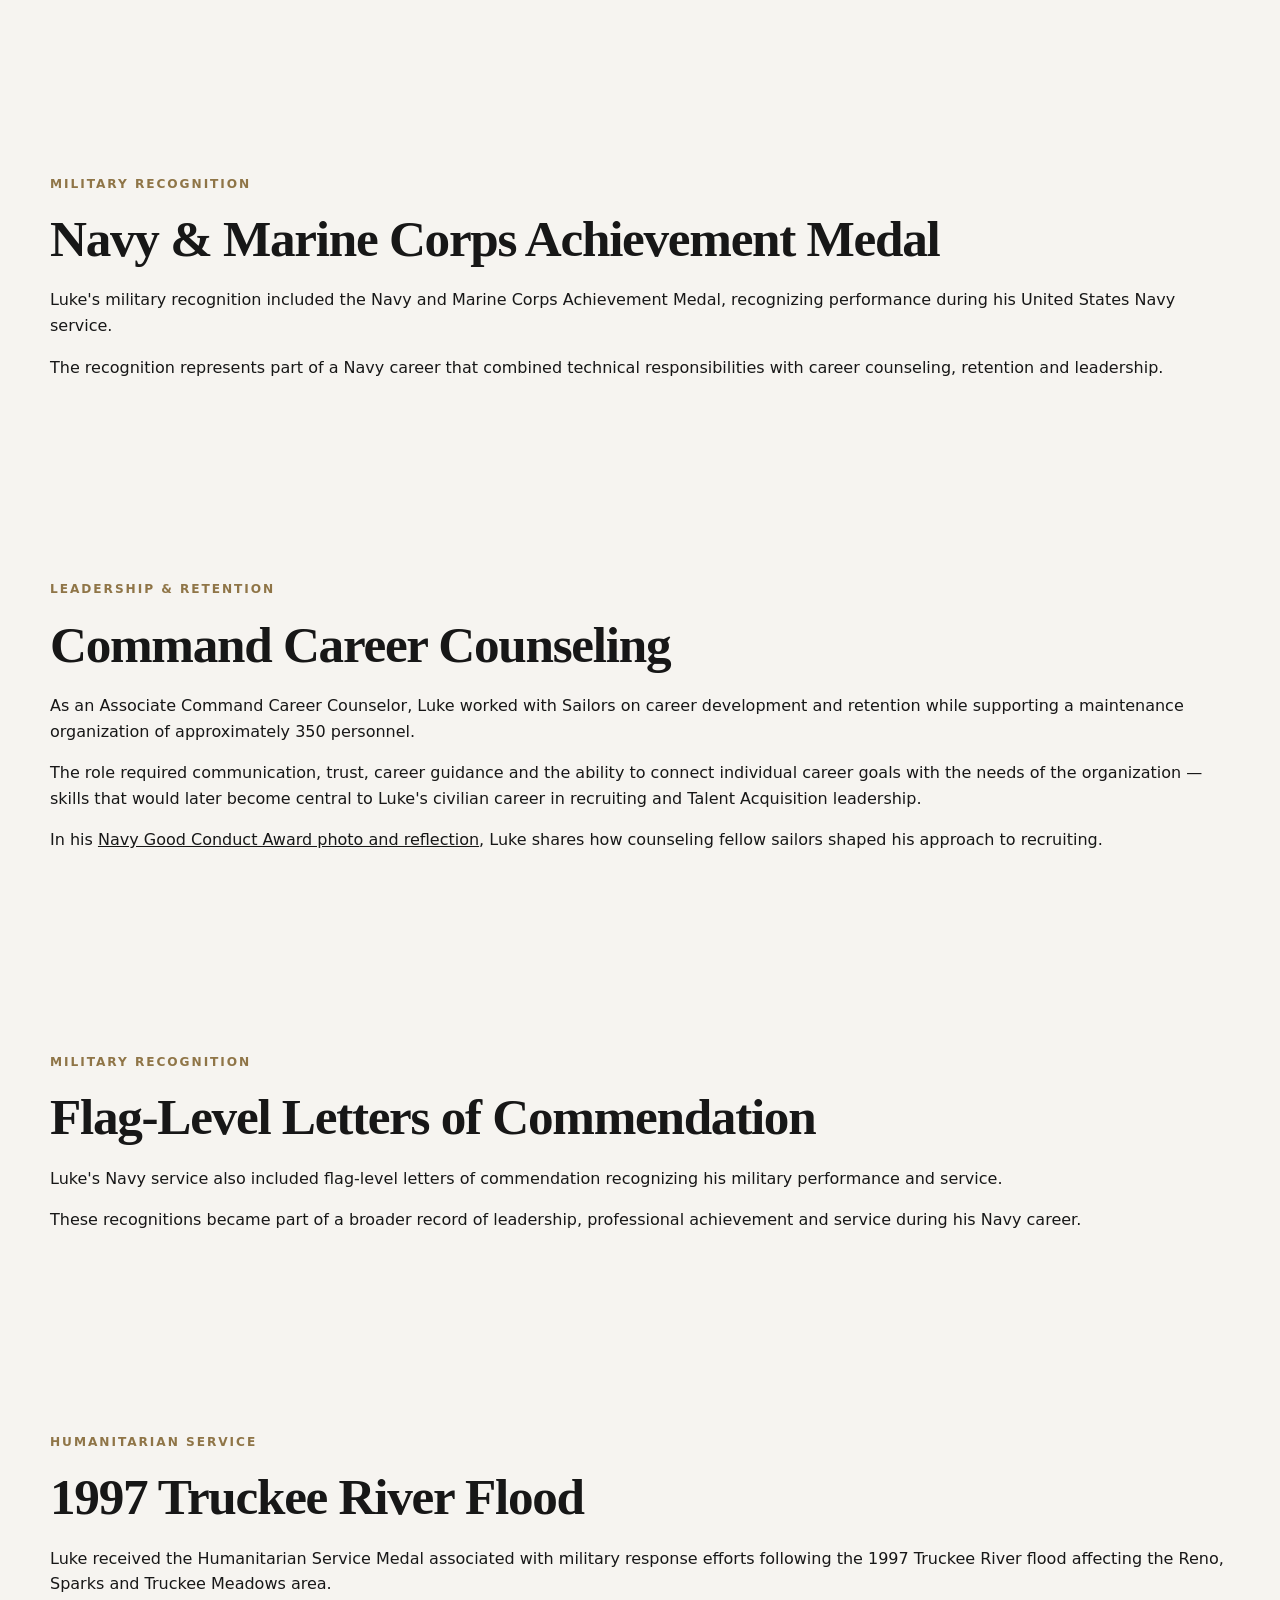
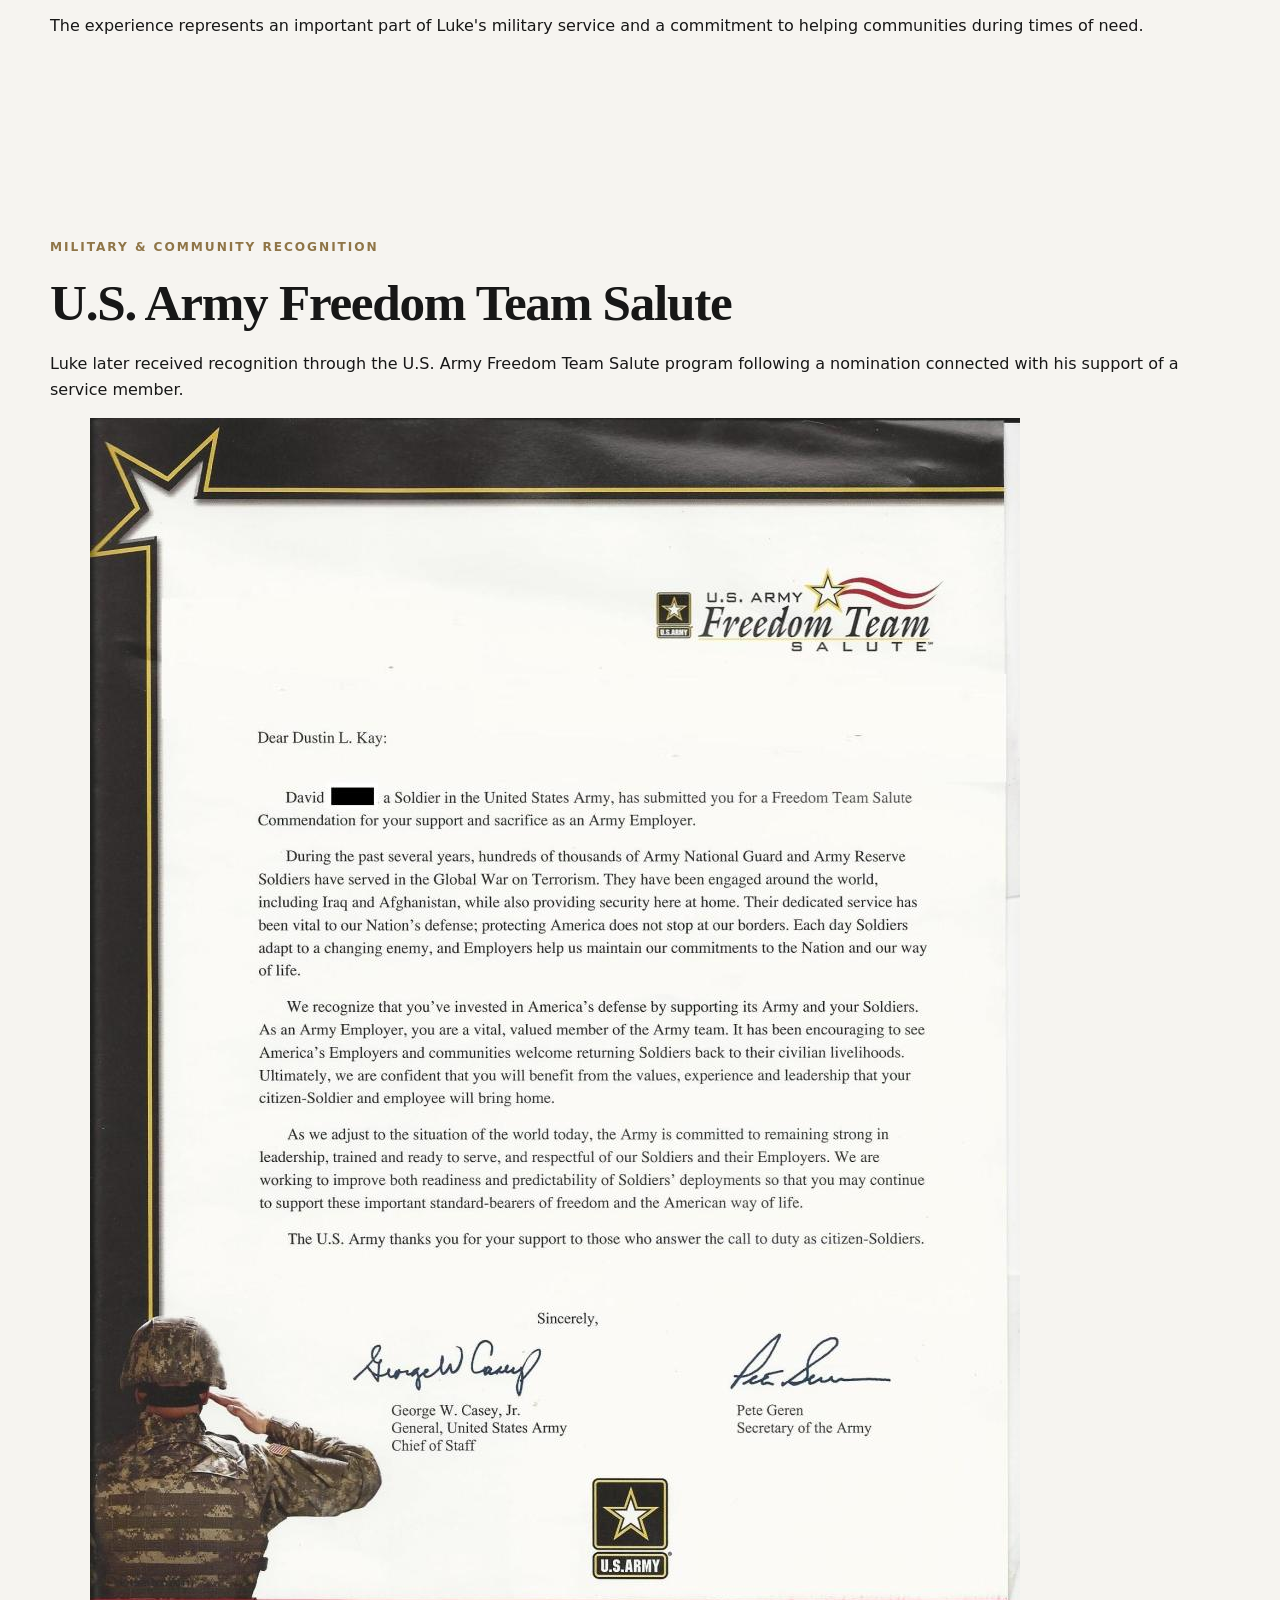
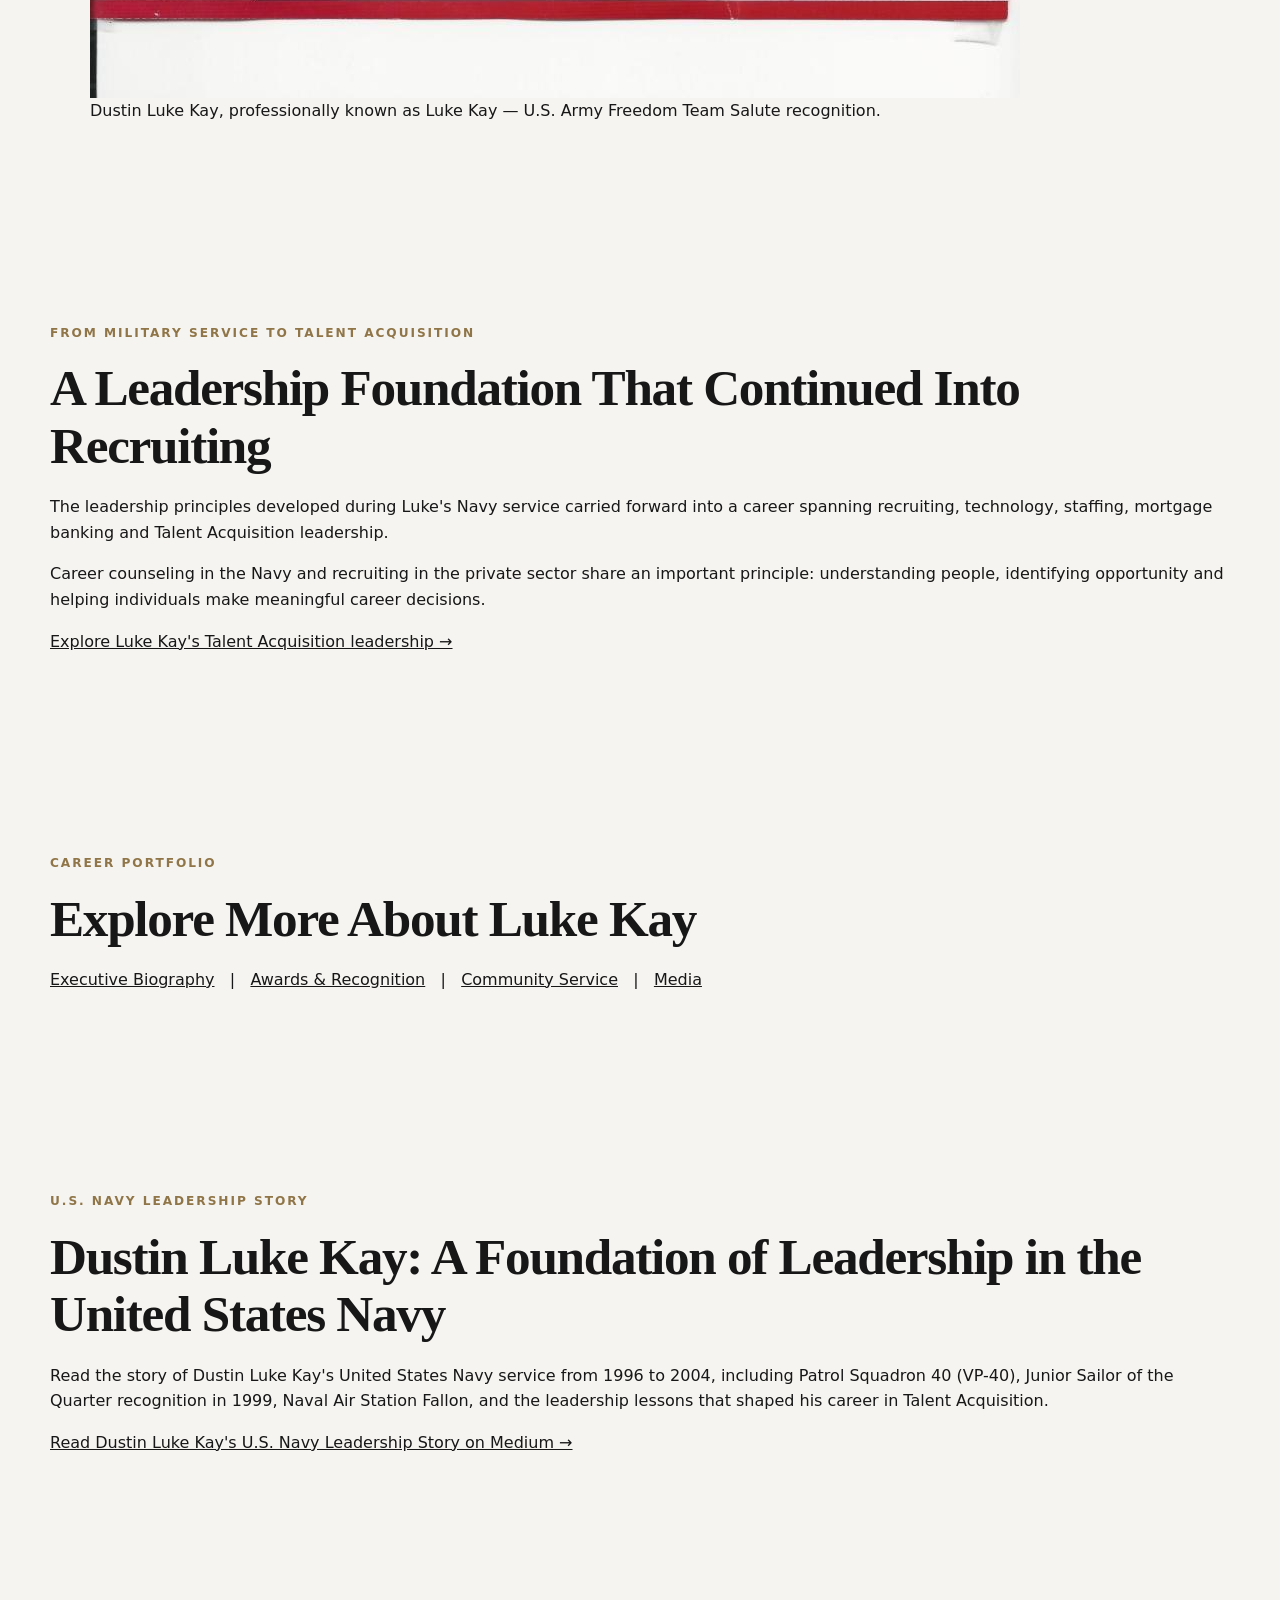
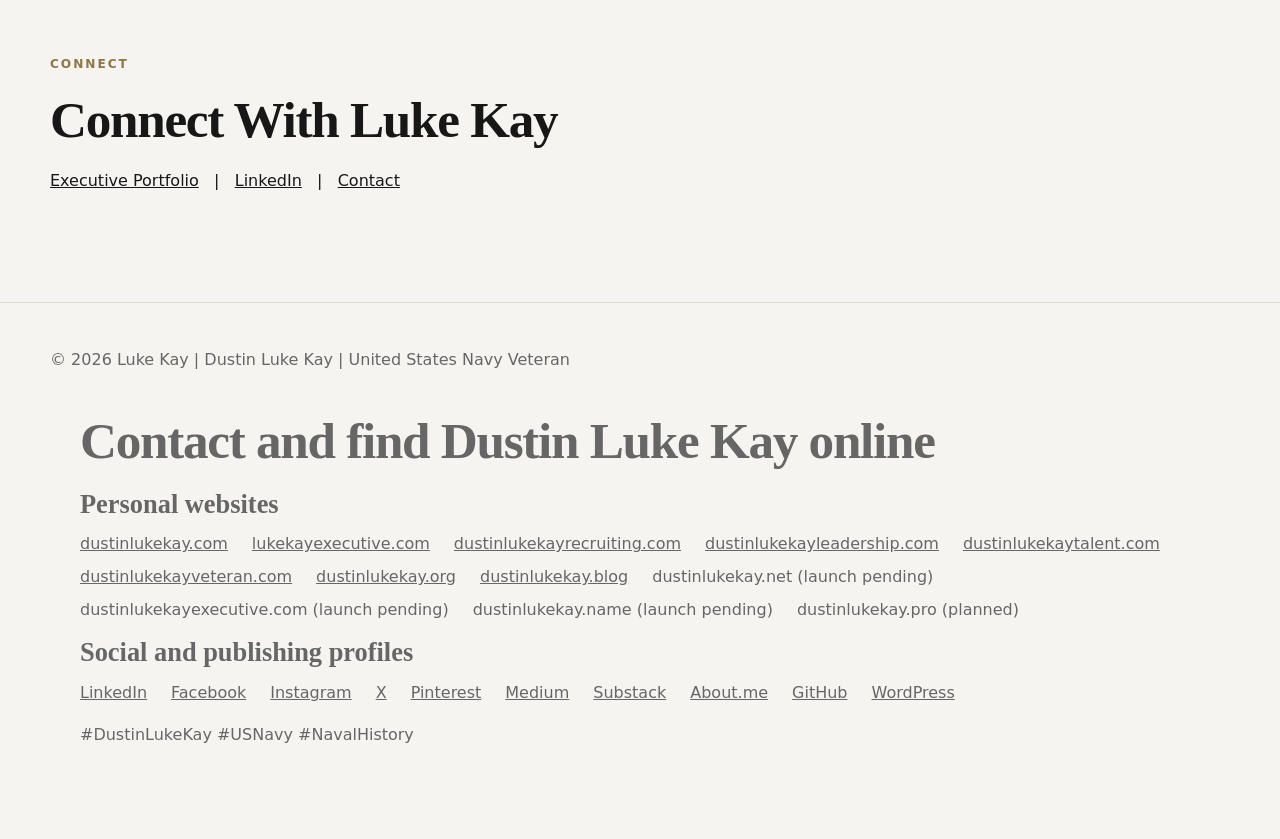
<file: military-service.html>
<!DOCTYPE html>
<html lang="en">
<head>
  <meta charset="UTF-8">
  <meta name="viewport" content="width=device-width, initial-scale=1.0">

  <title>Luke Kay | Dustin Luke Kay | United States Navy Veteran</title>

  <meta name="description" content="United States Navy service and military recognition of Dustin Luke Kay, professionally known as Luke Kay, including VP-40, Sailor of the Quarter, Navy and Marine Corps Achievement Medal and humanitarian service.">

  <meta name="author" content="Luke Kay">

  <link rel="canonical" href="https://lukekayexecutive.com/military-service.html">

  <meta property="og:title" content="Luke Kay | United States Navy Service">
  <meta property="og:description" content="Military service, leadership and recognition from the United States Navy career of Dustin Luke Kay, professionally known as Luke Kay.">
  <meta property="og:url" content="https://lukekayexecutive.com/military-service.html">
  <meta property="og:type" content="website">
  <meta property="og:image" content="https://lukekayexecutive.com/images/dustin-luke-kay-us-navy.jpg">

  
  <meta property="og:image:alt" content="Dustin Luke Kay, professionally known as Luke Kay, during his United States Navy service">

  <link rel="stylesheet" href="styles.css">
<meta name="twitter:card" content="summary">
<meta name="twitter:title" content="Luke Kay | Dustin Luke Kay | United States Navy Veteran">
<meta name="twitter:description" content="United States Navy service and military recognition of Dustin Luke Kay, professionally known as Luke Kay, including VP-40, Sailor of the Quarter, Navy and Marine Corps Achievement Medal and humanitarian service.">
<style>
  .kay-contact-directory { max-width: 72rem; margin: 1.5rem auto; padding: 1rem; text-align: left; overflow-wrap: anywhere; }
  .kay-contact-directory ul { display: flex; flex-wrap: wrap; gap: .45rem 1.5rem; padding: 0; margin: .5rem 0 1rem; list-style: none; }
  .kay-contact-directory li { margin: 0; }
  .kay-contact-directory a { text-decoration: underline; }
</style>
</head>

<body>

<header class="site-header">
  <div class="container">
    <a href="index.html" class="brand">LUKE KAY</a>

    <nav>
      <a href="index.html">Home</a>
      <a href="about.html">About</a>
      <a href="mortgage-recruiting.html">Mortgage Recruiting</a>
      <a href="talent-acquisition.html">Talent Acquisition</a>
      <a href="awards.html">Awards</a>
      <a href="military-service.html">Military Service</a>
      <a href="community-service.html">Community</a>
      <a href="media.html">Media</a>
      <a href="contact.html">Contact</a>
    </nav>
  </div>
</header>

<main>

<section class="section">
  <div class="container">

    <p class="section-kicker">United States Navy Veteran</p>

    <h1>Military Service & Leadership</h1>

    <h2>Luke Kay | Dustin Luke Kay | United States Navy</h2>

    <p>
      Before building a career in Talent Acquisition and recruiting leadership,
      Dustin Luke Kay — professionally known as Luke Kay — served in the
      United States Navy from 1996 to 2004.
    </p>

    <p>
      His Navy experience helped establish a leadership foundation centered on
      accountability, career development, retention, service and supporting
      the people entrusted to his leadership.
    </p>

  <figure class="award-image">
  <img
    src="images/dustin-luke-kay-us-navy.jpg"
    alt="Dustin Luke Kay, professionally known as Luke Kay, during his United States Navy service"
    loading="lazy">

  <figcaption>
  Dustin Luke Kay, professionally known as Luke Kay — during his service in the United States Navy.
</figcaption>
</figure>

</div>
</section>


<section class="section">
  <div class="container">

    <p class="section-kicker">VP-40</p>

    <h2>Sailor of the Quarter</h2>

    <p>
      While serving with VP-40 in 1999, Luke was selected as Sailor of the
      Quarter.
    </p>

    <p>
      During this period, he served as an Associate Command Career Counselor
      and supported career development and retention efforts within a large
      maintenance department.
    </p>

    <figure class="award-image">
  <img
    src="images/dustin-luke-kay-us-navy-sailor-of-the-quarter-1999.png"
    alt="Dustin Luke Kay, professionally known as Luke Kay, U.S. Navy Sailor of the Quarter recognition in 1999"
    loading="lazy">

  <figcaption>
    Dustin Luke Kay, professionally known as Luke Kay — United States Navy Sailor of the Quarter recognition, 1999.
  </figcaption>
</figure>

  </div>
</section>


<section class="section">
  <div class="container">

    <p class="section-kicker">Military Recognition</p>

    <h2>Navy & Marine Corps Achievement Medal</h2>

    <p>
      Luke's military recognition included the Navy and Marine Corps
      Achievement Medal, recognizing performance during his United States
      Navy service.
    </p>

    <p>
      The recognition represents part of a Navy career that combined technical
      responsibilities with career counseling, retention and leadership.
    </p>

  </div>
</section>


<section class="section">
  <div class="container">

    <p class="section-kicker">Leadership & Retention</p>

    <h2>Command Career Counseling</h2>

    <p>
      As an Associate Command Career Counselor, Luke worked with Sailors on
      career development and retention while supporting a maintenance
      organization of approximately 350 personnel.
    </p>

    <p>
      The role required communication, trust, career guidance and the ability
      to connect individual career goals with the needs of the organization —
      skills that would later become central to Luke's civilian career in
      recruiting and Talent Acquisition leadership.
    </p>

    <p>
      In his <a href="https://www.instagram.com/p/DflQcKMCumL/">Navy Good Conduct Award photo and reflection</a>,
      Luke shares how counseling fellow sailors shaped his approach to recruiting.
    </p>

  </div>
</section>


<section class="section">
  <div class="container">

    <p class="section-kicker">Military Recognition</p>

    <h2>Flag-Level Letters of Commendation</h2>

    <p>
      Luke's Navy service also included flag-level letters of commendation
      recognizing his military performance and service.
    </p>

    <p>
      These recognitions became part of a broader record of leadership,
      professional achievement and service during his Navy career.
    </p>

  </div>
</section>


<section class="section">
  <div class="container">

    <p class="section-kicker">Humanitarian Service</p>

    <h2>1997 Truckee River Flood</h2>

    <p>
      Luke received the Humanitarian Service Medal associated with military
      response efforts following the 1997 Truckee River flood affecting the
      Reno, Sparks and Truckee Meadows area.
    </p>

    <p>
      The experience represents an important part of Luke's military service
      and a commitment to helping communities during times of need.
    </p>

  </div>
</section>


<section class="section">
  <div class="container">

    <p class="section-kicker">Military & Community Recognition</p>

    <h2>U.S. Army Freedom Team Salute</h2>

    <p>
      Luke later received recognition through the U.S. Army Freedom Team
      Salute program following a nomination connected with his support of a
      service member.
    </p>

  <figure class="award-image">
  <img
    src="images/dustin-luke-kay-us-army-freedom-team-salute-commendation.jpg"
    alt="Dustin Luke Kay, professionally known as Luke Kay, U.S. Army Freedom Team Salute commendation"
    loading="lazy">

  <figcaption>
    Dustin Luke Kay, professionally known as Luke Kay — U.S. Army Freedom Team Salute recognition.
  </figcaption>
</figure>

  </div>
</section>


<section class="section">
  <div class="container">

    <p class="section-kicker">From Military Service to Talent Acquisition</p>

    <h2>A Leadership Foundation That Continued Into Recruiting</h2>

    <p>
      The leadership principles developed during Luke's Navy service carried
      forward into a career spanning recruiting, technology, staffing,
      mortgage banking and Talent Acquisition leadership.
    </p>

    <p>
      Career counseling in the Navy and recruiting in the private sector share
      an important principle: understanding people, identifying opportunity
      and helping individuals make meaningful career decisions.
    </p>

    <p>
      <a href="talent-acquisition.html">Explore Luke Kay's Talent Acquisition leadership →</a>
    </p>

  </div>
</section>


<section class="section">
  <div class="container">

    <p class="section-kicker">Career Portfolio</p>

    <h2>Explore More About Luke Kay</h2>

    <p>
      <a href="about.html">Executive Biography</a>
      &nbsp; | &nbsp;
      <a href="awards.html">Awards & Recognition</a>
      &nbsp; | &nbsp;
      <a href="community-service.html">Community Service</a>
      &nbsp; | &nbsp;
      <a href="media.html">Media</a>
    </p>

  </div>
</section>

<section class="section">
  <div class="container">
    <p class="section-kicker">U.S. Navy Leadership Story</p>
    <h2>Dustin Luke Kay: A Foundation of Leadership in the United States Navy</h2>
    <p>
      Read the story of Dustin Luke Kay's United States Navy service
      from 1996 to 2004, including Patrol Squadron 40 (VP-40),
      Junior Sailor of the Quarter recognition in 1999,
      Naval Air Station Fallon, and the leadership lessons
      that shaped his career in Talent Acquisition.
    </p>
    <p>
      <a href="https://medium.com/@dustinlukekayexecutive/dustin-luke-kay-a-foundation-of-leadership-in-the-united-states-navy-f770c6272e0e"
         target="_blank"
         rel="noopener noreferrer">
        Read Dustin Luke Kay's U.S. Navy Leadership Story on Medium →
      </a>
    </p>
  </div>
</section>
<section class="section">
  <div class="container">

    <p class="section-kicker">Connect</p>

    <h2>Connect With Luke Kay</h2>

    <p>
      <a href="index.html">Executive Portfolio</a>
      &nbsp; | &nbsp;
      <a href="https://www.linkedin.com/in/lukekay1"
         target="_blank"
         rel="noopener">LinkedIn</a>
      &nbsp; | &nbsp;
      <a href="contact.html">Contact</a>
    </p>

  </div>
</section>

</main>

<footer class="site-footer">
  <div class="container">
    <p>© 2026 Luke Kay | Dustin Luke Kay | United States Navy Veteran</p>
  </div>

<section class="kay-contact-directory" id="kay-contact-directory" aria-label="Contact Dustin Luke Kay online">
  <h2>Contact and find Dustin Luke Kay online</h2>
  <nav aria-label="Personal websites">
    <h3>Personal websites</h3>
    <ul>
      <li><a href="https://dustinlukekay.com/">dustinlukekay.com</a></li>
      <li><a href="https://lukekayexecutive.com/">lukekayexecutive.com</a></li>
      <li><a href="https://dustinlukekayrecruiting.com/">dustinlukekayrecruiting.com</a></li>
      <li><a href="https://dustinlukekayleadership.com/">dustinlukekayleadership.com</a></li>
      <li><a href="https://dustinlukekaytalent.com/">dustinlukekaytalent.com</a></li>
      <li><a href="https://dustinlukekayveteran.com/">dustinlukekayveteran.com</a></li>
      <li><a href="https://dustinlukekay.org/">dustinlukekay.org</a></li>
      <li><a href="https://dustinlukekay.blog/">dustinlukekay.blog</a></li>
      <li>dustinlukekay.net (launch pending)</li>
      <li>dustinlukekayexecutive.com (launch pending)</li>
      <li>dustinlukekay.name (launch pending)</li>
      <li>dustinlukekay.pro (planned)</li>
    </ul>
  </nav>
  <nav aria-label="Social and publishing profiles">
    <h3>Social and publishing profiles</h3>
    <ul>
      <li><a href="https://www.linkedin.com/in/dustinlukekay/" rel="me">LinkedIn</a></li>
      <li><a href="https://www.facebook.com/dustinlukekay/" rel="me">Facebook</a></li>
      <li><a href="https://www.instagram.com/dustinlukekay/" rel="me">Instagram</a></li>
      <li><a href="https://x.com/dustinlukekay" rel="me">X</a></li>
      <li><a href="https://www.pinterest.com/dustinlukekay/" rel="me">Pinterest</a></li>
      <li><a href="https://medium.com/@dustinlukekayexecutive" rel="me">Medium</a></li>
      <li><a href="https://dustinlukekay.substack.com/" rel="me">Substack</a></li>
      <li><a href="https://about.me/dustinlukekay" rel="me">About.me</a></li>
      <li><a href="https://github.com/dustinlukekay20026" rel="me">GitHub</a></li>
      <li><a href="https://dustinlukekay1-hcmnf.wordpress.com/" rel="me">WordPress</a></li>
    </ul>
  </nav>
  <p>#DustinLukeKay #USNavy #NavalHistory</p>
</section>
</footer>

</body>
</html>
</file>
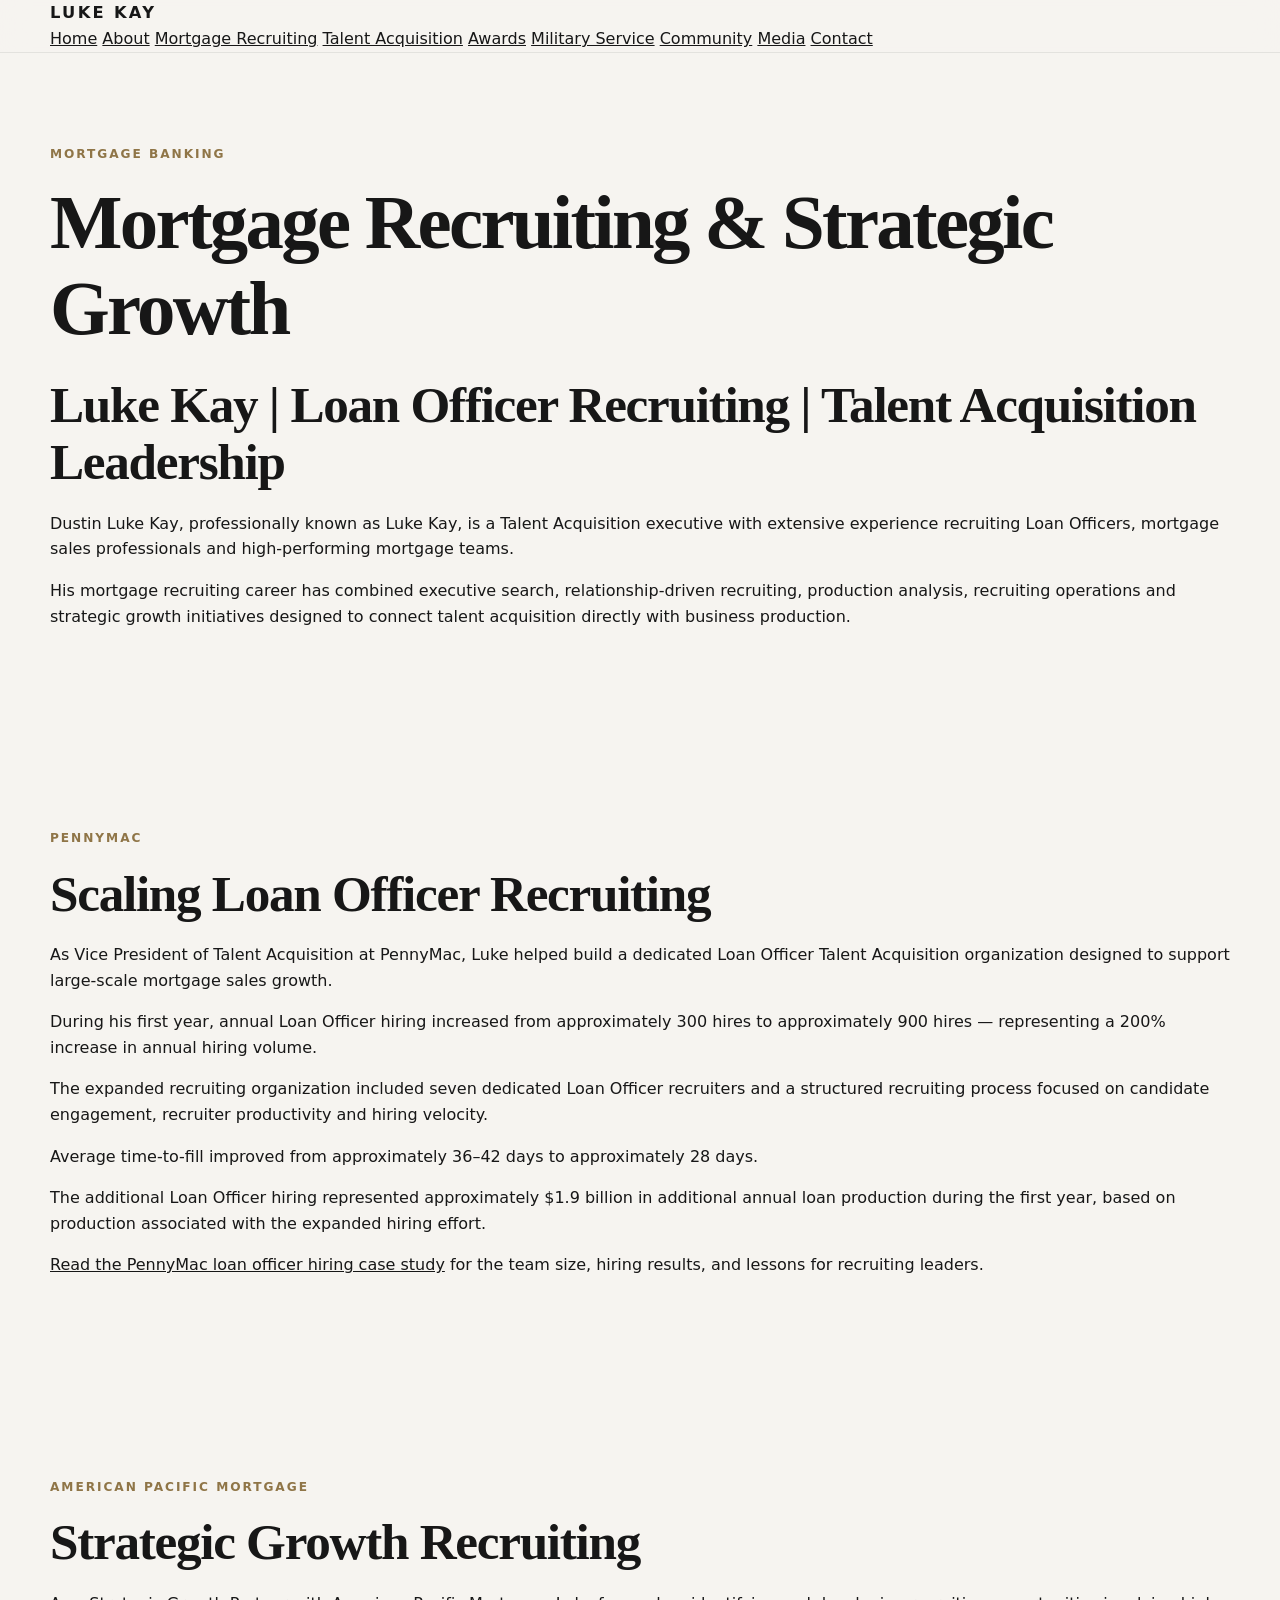
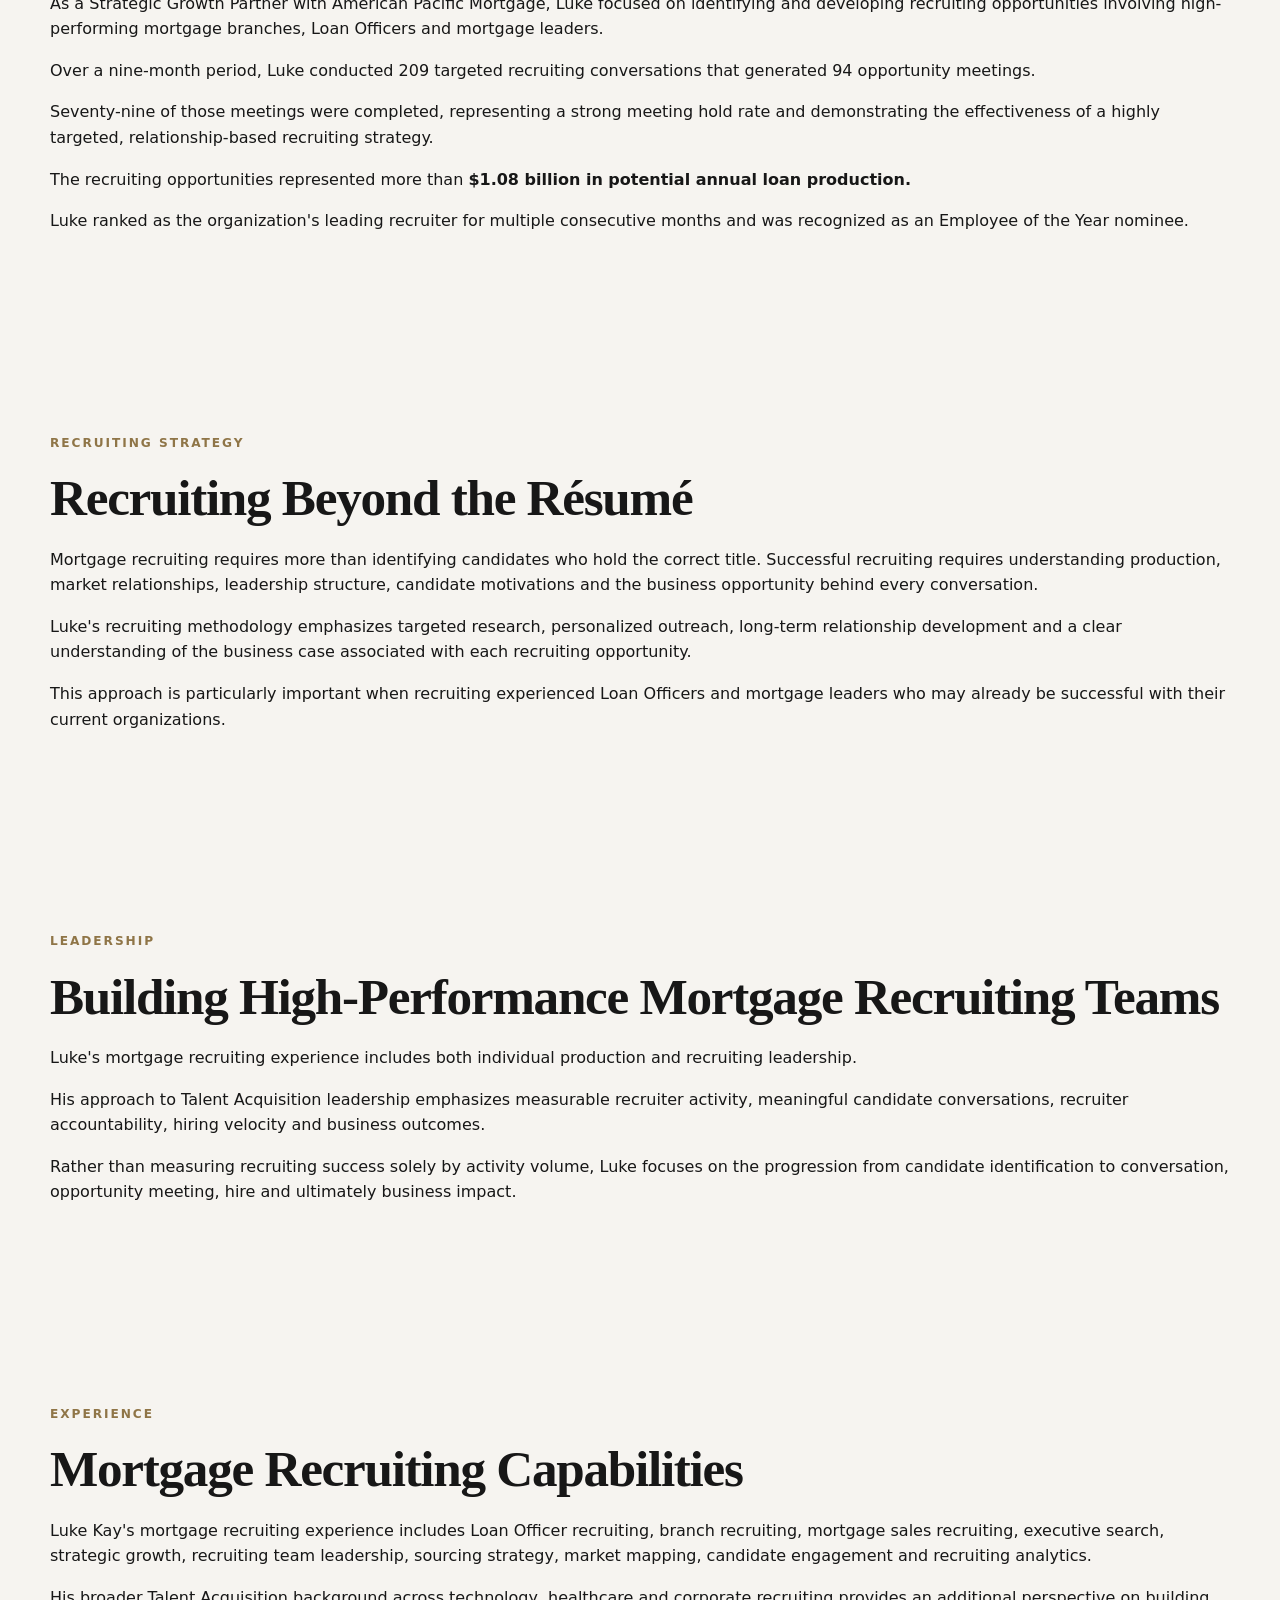
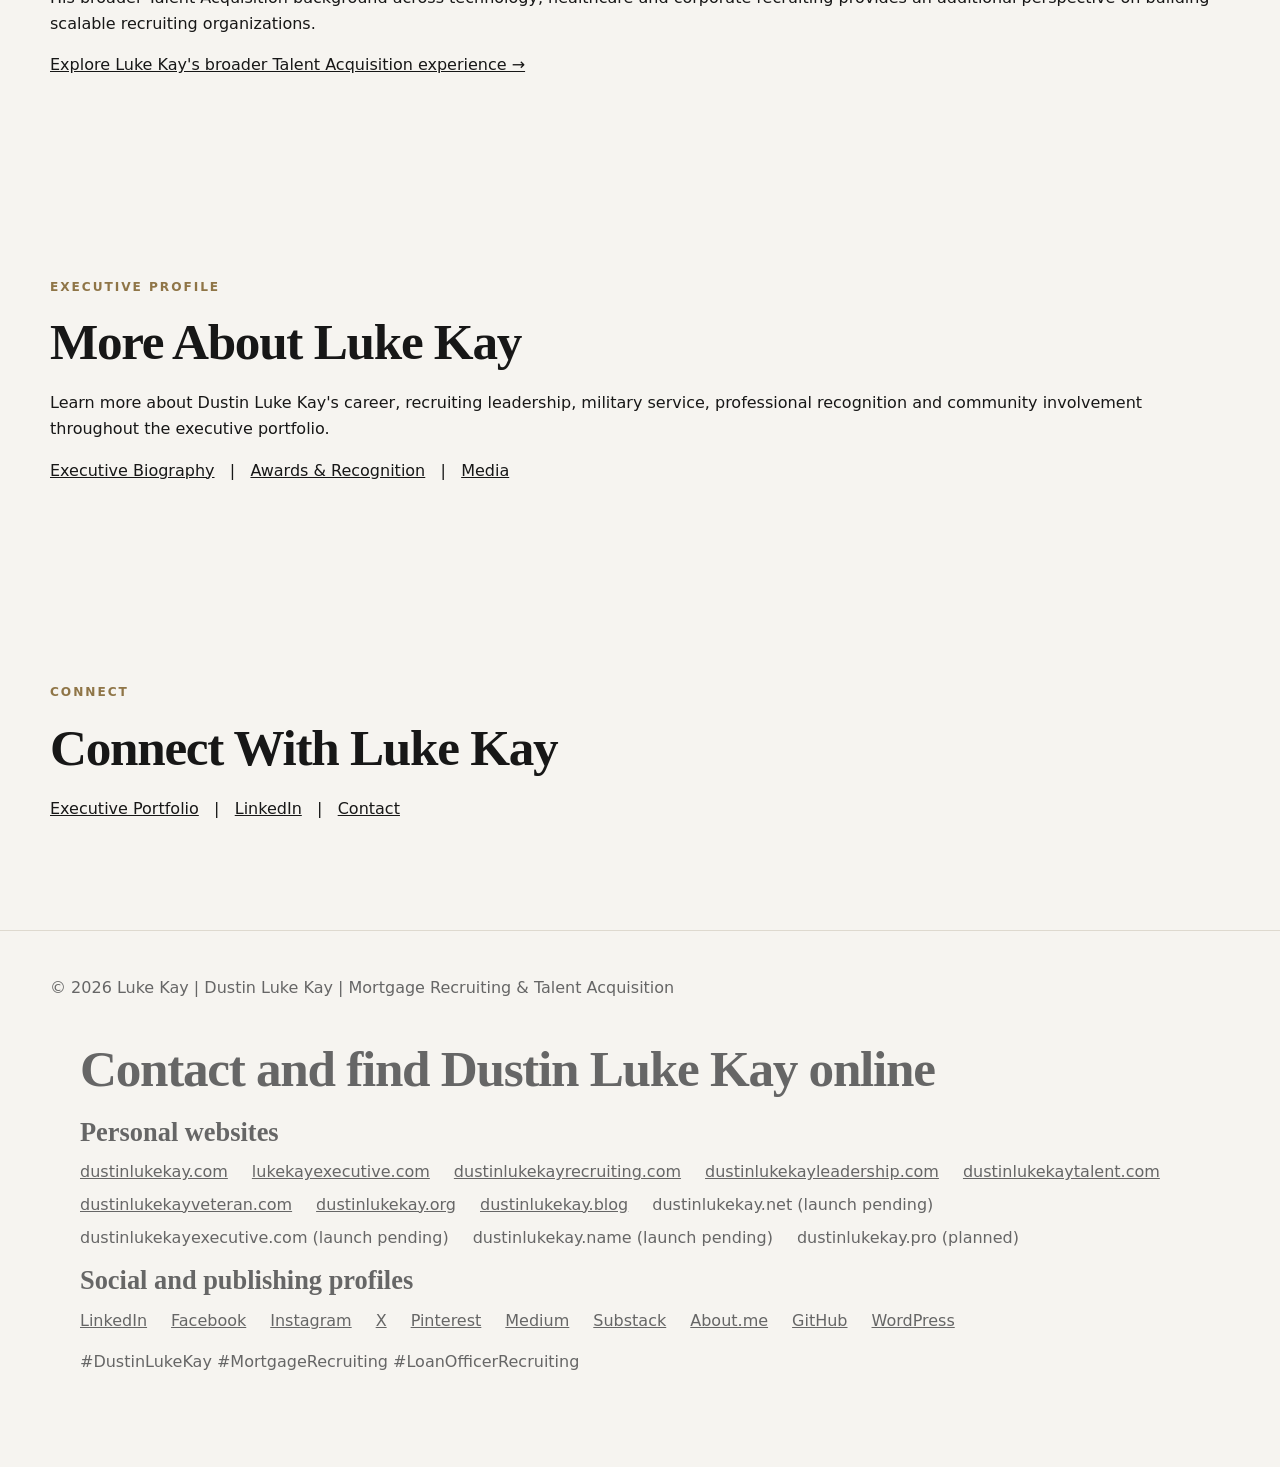
<file: mortgage-recruiting.html>
<!DOCTYPE html>
<html lang="en">
<head>
  <meta charset="UTF-8">
  <meta name="viewport" content="width=device-width, initial-scale=1.0">

  <title>Luke Kay | Dustin Luke Kay | Mortgage Recruiting Executive</title>

  <meta name="description" content="Mortgage recruiting experience and results of Luke Kay (Dustin Luke Kay), a Talent Acquisition executive specializing in Loan Officer recruiting, mortgage sales recruiting and strategic growth.">

  <meta name="author" content="Luke Kay">

  <link rel="canonical" href="https://lukekayexecutive.com/mortgage-recruiting.html">

  <meta property="og:title" content="Luke Kay | Mortgage Recruiting & Strategic Growth">
  <meta property="og:description" content="Explore Luke Kay's mortgage recruiting leadership, Loan Officer recruiting results and strategic growth experience.">
  <meta property="og:url" content="https://lukekayexecutive.com/mortgage-recruiting.html">
  <meta property="og:type" content="website">

  <link rel="stylesheet" href="styles.css">
<meta name="twitter:card" content="summary">
<meta name="twitter:title" content="Luke Kay | Dustin Luke Kay | Mortgage Recruiting Executive">
<meta name="twitter:description" content="Mortgage recruiting experience and results of Luke Kay (Dustin Luke Kay), a Talent Acquisition executive specializing in Loan Officer recruiting, mortgage sales recruiting and strategic growth.">
<style>
  .kay-contact-directory { max-width: 72rem; margin: 1.5rem auto; padding: 1rem; text-align: left; overflow-wrap: anywhere; }
  .kay-contact-directory ul { display: flex; flex-wrap: wrap; gap: .45rem 1.5rem; padding: 0; margin: .5rem 0 1rem; list-style: none; }
  .kay-contact-directory li { margin: 0; }
  .kay-contact-directory a { text-decoration: underline; }
</style>
</head>

<body>

<header class="site-header">
  <div class="container">
    <a href="index.html" class="brand">LUKE KAY</a>

    <nav>
      <a href="index.html">Home</a>
      <a href="about.html">About</a>
      <a href="mortgage-recruiting.html">Mortgage Recruiting</a>
      <a href="talent-acquisition.html">Talent Acquisition</a>
      <a href="awards.html">Awards</a>
      <a href="military-service.html">Military Service</a>
      <a href="community-service.html">Community</a>
      <a href="media.html">Media</a>
      <a href="contact.html">Contact</a>
    </nav>
  </div>
</header>


<main>

<section class="section">
  <div class="container">

    <p class="section-kicker">Mortgage Banking</p>

    <h1>Mortgage Recruiting & Strategic Growth</h1>

    <h2>Luke Kay | Loan Officer Recruiting | Talent Acquisition Leadership</h2>

    <p>
      Dustin Luke Kay, professionally known as Luke Kay, is a Talent Acquisition
      executive with extensive experience recruiting Loan Officers, mortgage
      sales professionals and high-performing mortgage teams.
    </p>

    <p>
      His mortgage recruiting career has combined executive search,
      relationship-driven recruiting, production analysis, recruiting
      operations and strategic growth initiatives designed to connect talent
      acquisition directly with business production.
    </p>

  </div>
</section>


<section class="section">
  <div class="container">

    <p class="section-kicker">PennyMac</p>

    <h2>Scaling Loan Officer Recruiting</h2>

    <p>
      As Vice President of Talent Acquisition at PennyMac, Luke helped build
      a dedicated Loan Officer Talent Acquisition organization designed to
      support large-scale mortgage sales growth.
    </p>

    <p>
      During his first year, annual Loan Officer hiring increased from
      approximately 300 hires to approximately 900 hires — representing a
      200% increase in annual hiring volume.
    </p>

    <p>
      The expanded recruiting organization included seven dedicated Loan
      Officer recruiters and a structured recruiting process focused on
      candidate engagement, recruiter productivity and hiring velocity.
    </p>

    <p>
      Average time-to-fill improved from approximately 36–42 days to
      approximately 28 days.
    </p>

    <p>
      The additional Loan Officer hiring represented approximately
      $1.9 billion in additional annual loan production during the first year,
      based on production associated with the expanded hiring effort.
    </p>

    <p><a href="https://dustinlukekayrecruiting.com/pennymac-loan-officer-hiring-case-study.html">Read the PennyMac loan officer hiring case study</a> for the team size, hiring results, and lessons for recruiting leaders.</p>

  </div>
</section>


<section class="section">
  <div class="container">

    <p class="section-kicker">American Pacific Mortgage</p>

    <h2>Strategic Growth Recruiting</h2>

    <p>
      As a Strategic Growth Partner with American Pacific Mortgage, Luke
      focused on identifying and developing recruiting opportunities involving
      high-performing mortgage branches, Loan Officers and mortgage leaders.
    </p>

    <p>
      Over a nine-month period, Luke conducted 209 targeted recruiting
      conversations that generated 94 opportunity meetings.
    </p>

    <p>
      Seventy-nine of those meetings were completed, representing a strong
      meeting hold rate and demonstrating the effectiveness of a highly
      targeted, relationship-based recruiting strategy.
    </p>

    <p>
      The recruiting opportunities represented more than
      <strong>$1.08 billion in potential annual loan production.</strong>
    </p>

    <p>
      Luke ranked as the organization's leading recruiter for multiple
      consecutive months and was recognized as an Employee of the Year
      nominee.
    </p>

  </div>
</section>


<section class="section">
  <div class="container">

    <p class="section-kicker">Recruiting Strategy</p>

    <h2>Recruiting Beyond the Résumé</h2>

    <p>
      Mortgage recruiting requires more than identifying candidates who hold
      the correct title. Successful recruiting requires understanding
      production, market relationships, leadership structure, candidate
      motivations and the business opportunity behind every conversation.
    </p>

    <p>
      Luke's recruiting methodology emphasizes targeted research,
      personalized outreach, long-term relationship development and a clear
      understanding of the business case associated with each recruiting
      opportunity.
    </p>

    <p>
      This approach is particularly important when recruiting experienced
      Loan Officers and mortgage leaders who may already be successful with
      their current organizations.
    </p>

  </div>
</section>


<section class="section">
  <div class="container">

    <p class="section-kicker">Leadership</p>

    <h2>Building High-Performance Mortgage Recruiting Teams</h2>

    <p>
      Luke's mortgage recruiting experience includes both individual
      production and recruiting leadership.
    </p>

    <p>
      His approach to Talent Acquisition leadership emphasizes measurable
      recruiter activity, meaningful candidate conversations, recruiter
      accountability, hiring velocity and business outcomes.
    </p>

    <p>
      Rather than measuring recruiting success solely by activity volume,
      Luke focuses on the progression from candidate identification to
      conversation, opportunity meeting, hire and ultimately business impact.
    </p>

  </div>
</section>


<section class="section">
  <div class="container">

    <p class="section-kicker">Experience</p>

    <h2>Mortgage Recruiting Capabilities</h2>

    <p>
      Luke Kay's mortgage recruiting experience includes Loan Officer
      recruiting, branch recruiting, mortgage sales recruiting, executive
      search, strategic growth, recruiting team leadership, sourcing strategy,
      market mapping, candidate engagement and recruiting analytics.
    </p>

    <p>
      His broader Talent Acquisition background across technology, healthcare
      and corporate recruiting provides an additional perspective on building
      scalable recruiting organizations.
    </p>

    <p>
      <a href="talent-acquisition.html">Explore Luke Kay's broader Talent Acquisition experience →</a>
    </p>

  </div>
</section>


<section class="section">
  <div class="container">

    <p class="section-kicker">Executive Profile</p>

    <h2>More About Luke Kay</h2>

    <p>
      Learn more about Dustin Luke Kay's career, recruiting leadership,
      military service, professional recognition and community involvement
      throughout the executive portfolio.
    </p>

    <p>
      <a href="about.html">Executive Biography</a>
      &nbsp; | &nbsp;
      <a href="awards.html">Awards & Recognition</a>
      &nbsp; | &nbsp;
      <a href="media.html">Media</a>
    </p>

  </div>
</section>


<section class="section">
  <div class="container">

    <p class="section-kicker">Connect</p>

    <h2>Connect With Luke Kay</h2>

    <p>
      <a href="index.html">Executive Portfolio</a>
      &nbsp; | &nbsp;
      <a href="https://www.linkedin.com/in/lukekay1"
         target="_blank"
         rel="noopener">LinkedIn</a>
      &nbsp; | &nbsp;
      <a href="contact.html">Contact</a>
    </p>

  </div>
</section>

</main>


<footer class="site-footer">
  <div class="container">
    <p>© 2026 Luke Kay | Dustin Luke Kay | Mortgage Recruiting & Talent Acquisition</p>
  </div>

<section class="kay-contact-directory" id="kay-contact-directory" aria-label="Contact Dustin Luke Kay online">
  <h2>Contact and find Dustin Luke Kay online</h2>
  <nav aria-label="Personal websites">
    <h3>Personal websites</h3>
    <ul>
      <li><a href="https://dustinlukekay.com/">dustinlukekay.com</a></li>
      <li><a href="https://lukekayexecutive.com/">lukekayexecutive.com</a></li>
      <li><a href="https://dustinlukekayrecruiting.com/">dustinlukekayrecruiting.com</a></li>
      <li><a href="https://dustinlukekayleadership.com/">dustinlukekayleadership.com</a></li>
      <li><a href="https://dustinlukekaytalent.com/">dustinlukekaytalent.com</a></li>
      <li><a href="https://dustinlukekayveteran.com/">dustinlukekayveteran.com</a></li>
      <li><a href="https://dustinlukekay.org/">dustinlukekay.org</a></li>
      <li><a href="https://dustinlukekay.blog/">dustinlukekay.blog</a></li>
      <li>dustinlukekay.net (launch pending)</li>
      <li>dustinlukekayexecutive.com (launch pending)</li>
      <li>dustinlukekay.name (launch pending)</li>
      <li>dustinlukekay.pro (planned)</li>
    </ul>
  </nav>
  <nav aria-label="Social and publishing profiles">
    <h3>Social and publishing profiles</h3>
    <ul>
      <li><a href="https://www.linkedin.com/in/dustinlukekay/" rel="me">LinkedIn</a></li>
      <li><a href="https://www.facebook.com/dustinlukekay/" rel="me">Facebook</a></li>
      <li><a href="https://www.instagram.com/dustinlukekay/" rel="me">Instagram</a></li>
      <li><a href="https://x.com/dustinlukekay" rel="me">X</a></li>
      <li><a href="https://www.pinterest.com/dustinlukekay/" rel="me">Pinterest</a></li>
      <li><a href="https://medium.com/@dustinlukekayexecutive" rel="me">Medium</a></li>
      <li><a href="https://dustinlukekay.substack.com/" rel="me">Substack</a></li>
      <li><a href="https://about.me/dustinlukekay" rel="me">About.me</a></li>
      <li><a href="https://github.com/dustinlukekay20026" rel="me">GitHub</a></li>
      <li><a href="https://dustinlukekay1-hcmnf.wordpress.com/" rel="me">WordPress</a></li>
    </ul>
  </nav>
  <p>#DustinLukeKay #MortgageRecruiting #LoanOfficerRecruiting</p>
</section>
</footer>

</body>
</html>
</file>
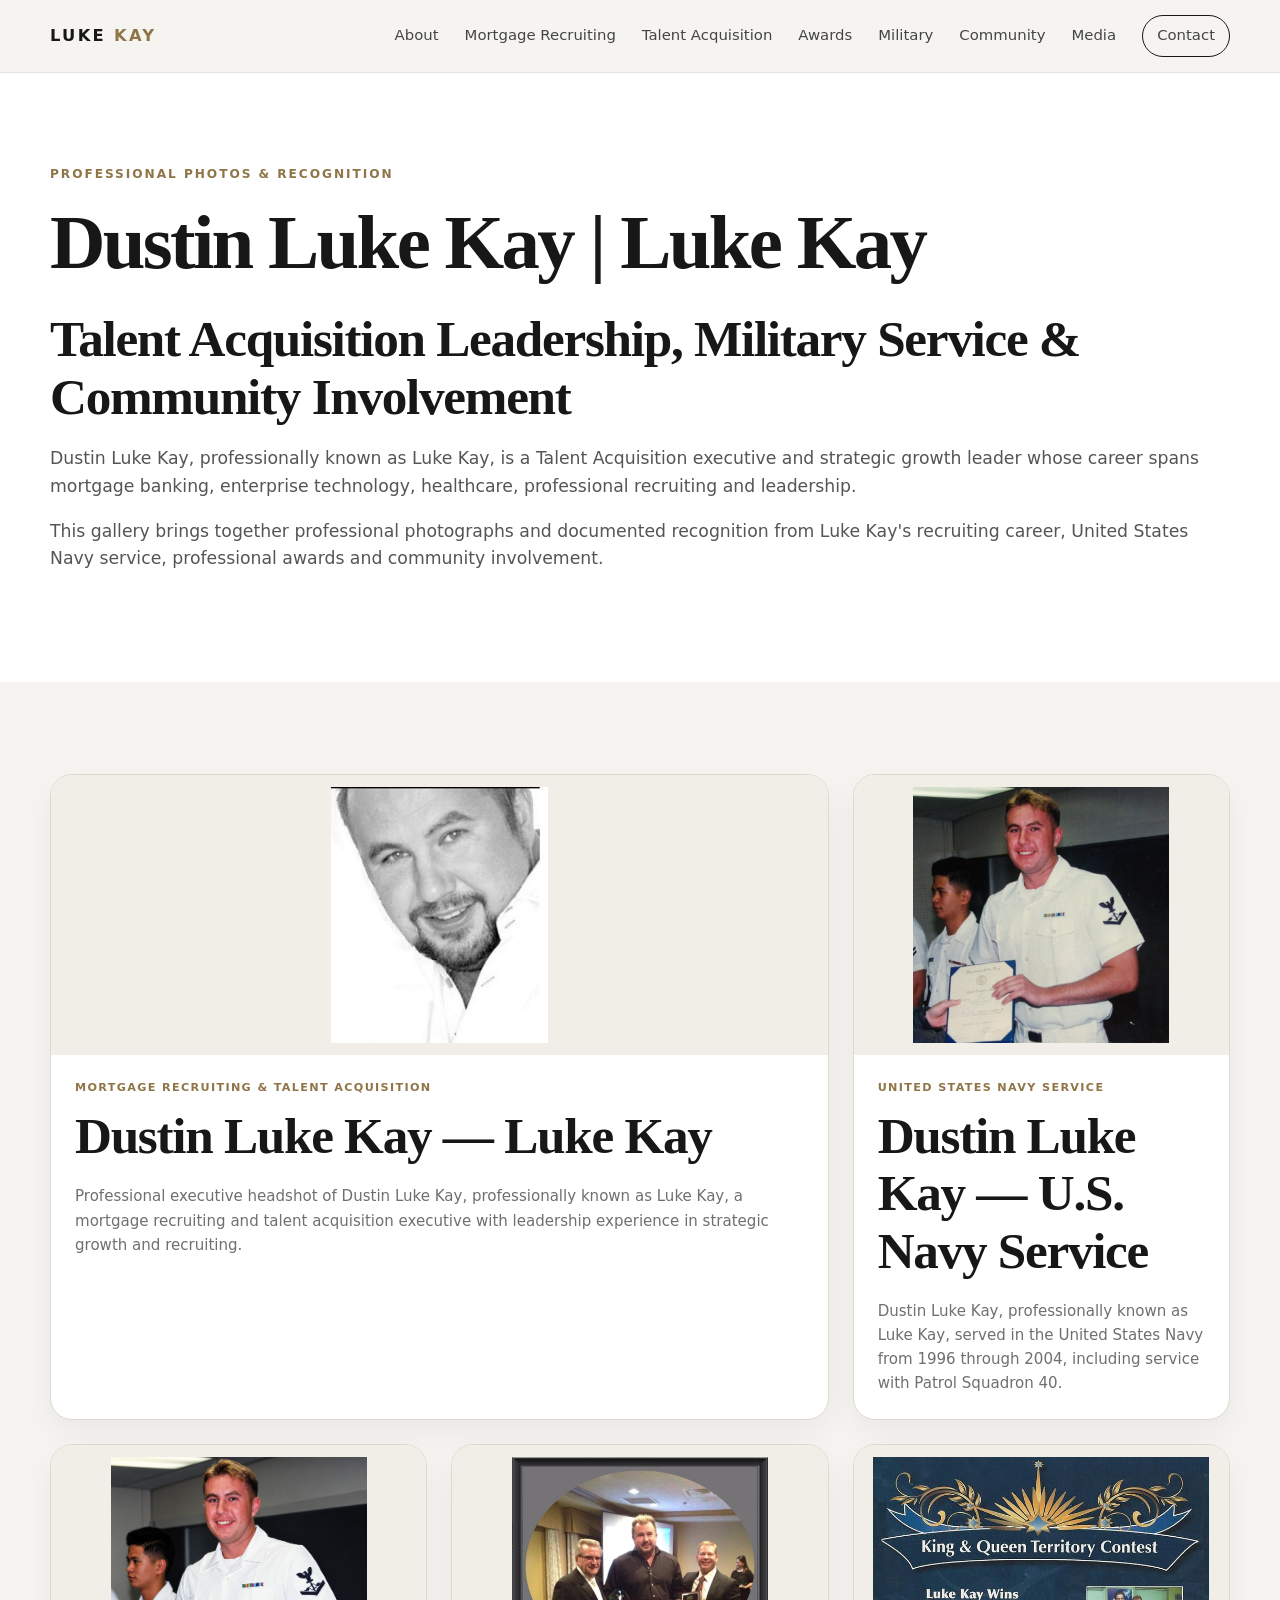
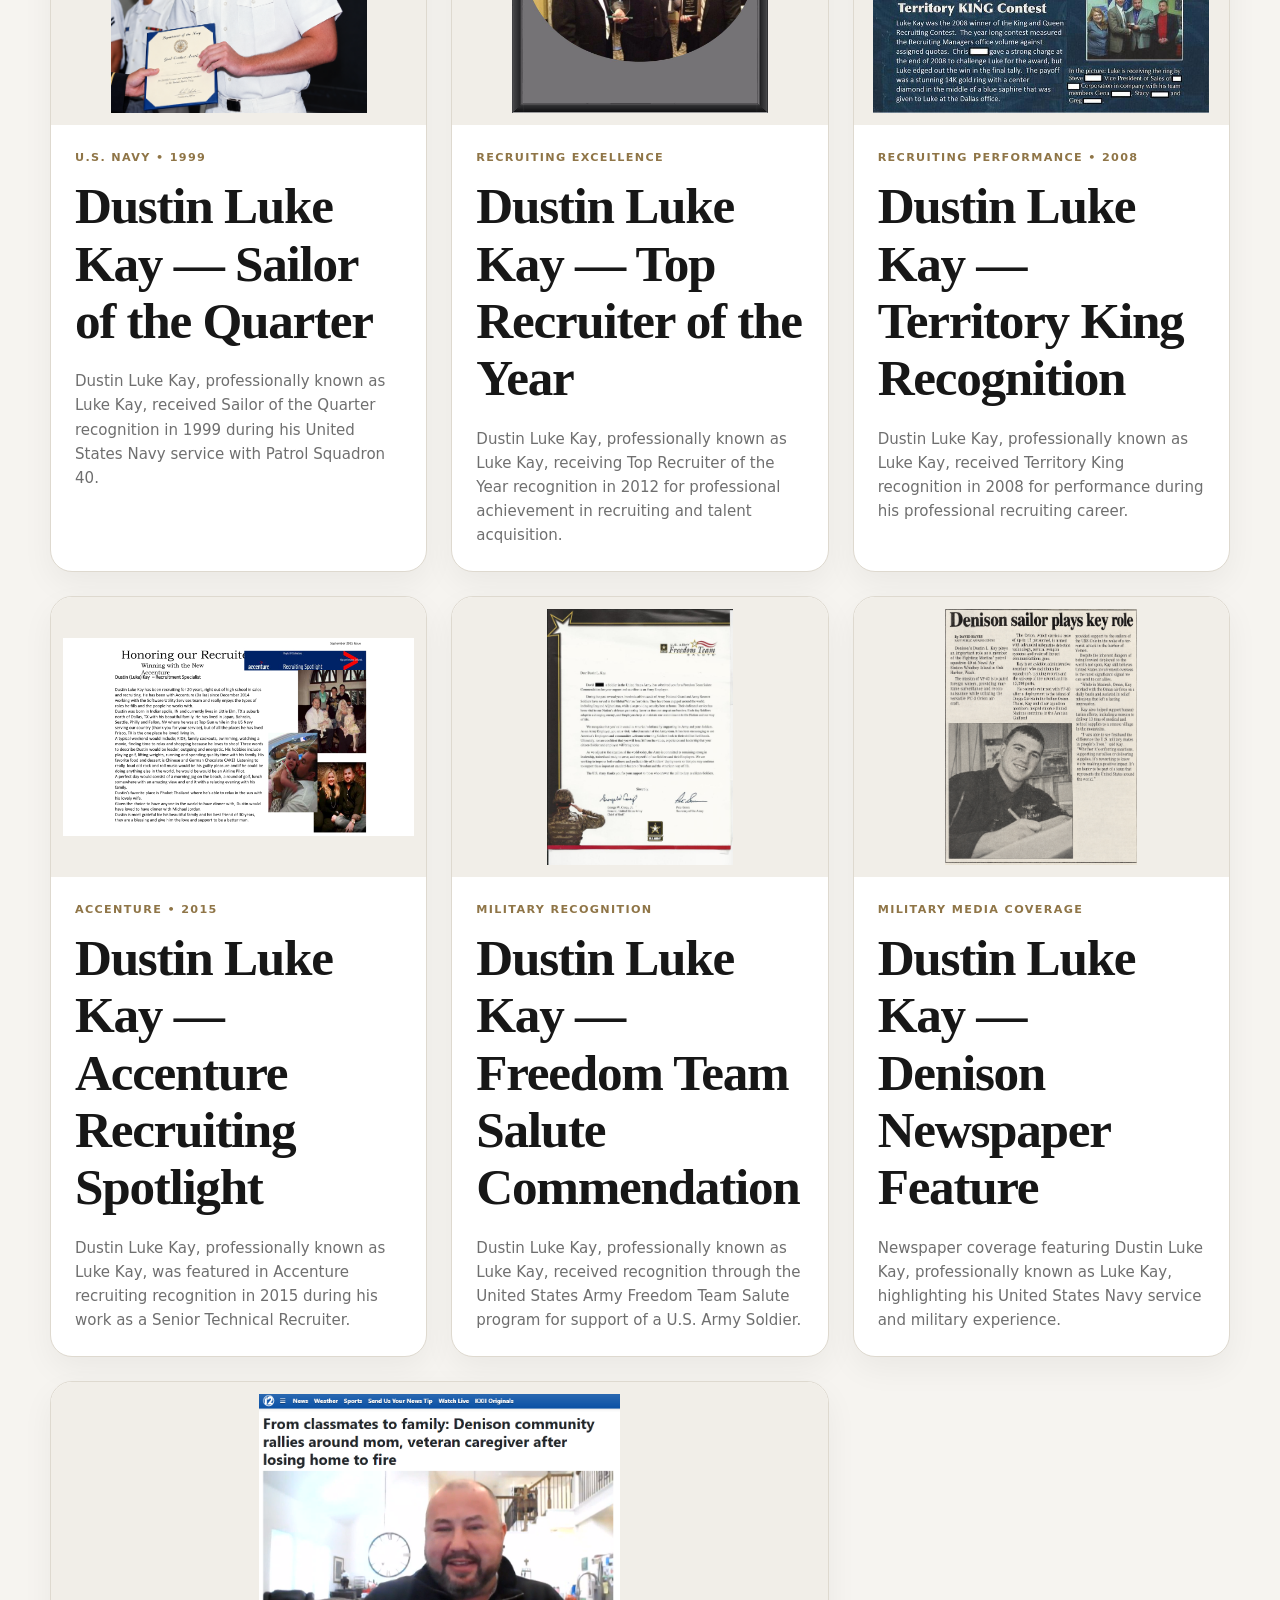
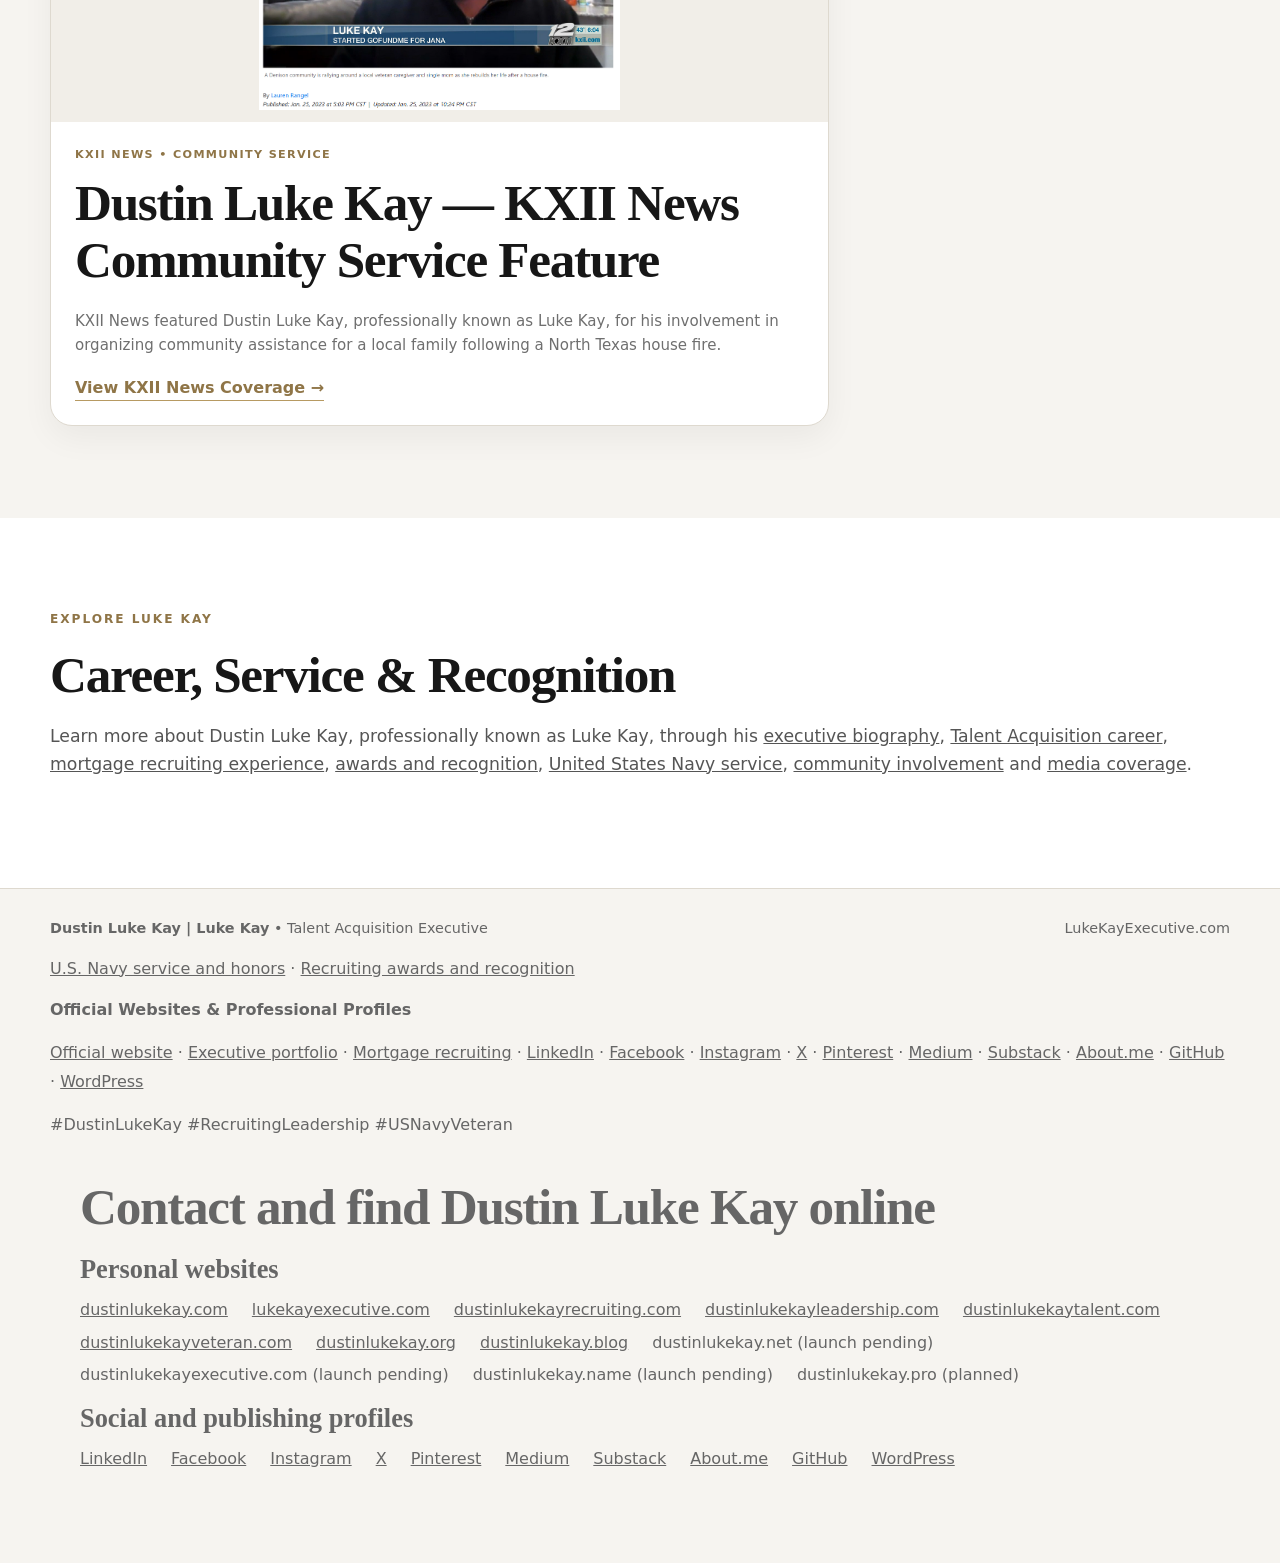
<file: professional-photos.html>
<!doctype html>
<html lang="en">
<head>
  <meta charset="utf-8" />
  <meta name="viewport" content="width=device-width, initial-scale=1" />

  <title>Dustin Luke Kay | Professional Photos &amp; Awards</title>

  <meta name="description" content="See professional portraits, recruiting awards, and U.S. Navy service photos of Dustin Luke Kay, known professionally as Luke Kay." />

  <link rel="canonical" href="https://lukekayexecutive.com/professional-photos.html" />

  <meta property="og:title" content="Dustin Luke Kay | Professional Photos &amp; Awards" />
  <meta property="og:description" content="Explore Luke Kay’s professional portraits, recruiting awards, Navy service, and community recognition." />
  <meta property="og:url" content="https://lukekayexecutive.com/professional-photos.html" />
  <meta property="og:type" content="website" />
  <meta property="og:image" content="https://lukekayexecutive.com/images/dustin-luke-kay-executive-headshot.png" />

  <link rel="stylesheet" href="styles.css" />
<style>
  .kay-contact-directory { max-width: 72rem; margin: 1.5rem auto; padding: 1rem; text-align: left; overflow-wrap: anywhere; }
  .kay-contact-directory ul { display: flex; flex-wrap: wrap; gap: .45rem 1.5rem; padding: 0; margin: .5rem 0 1rem; list-style: none; }
  .kay-contact-directory li { margin: 0; }
  .kay-contact-directory a { text-decoration: underline; }
</style>
</head>

<body>

<header class="site-header">
  <div class="container nav-wrap">
    <a class="brand" href="index.html" aria-label="Luke Kay home">
      LUKE <span>KAY</span>
    </a>

    <nav class="nav" aria-label="Primary navigation">
      <a href="about.html">About</a>
      <a href="mortgage-recruiting.html">Mortgage Recruiting</a>
      <a href="talent-acquisition.html">Talent Acquisition</a>
      <a href="awards.html">Awards</a>
      <a href="military-service.html">Military</a>
      <a href="community-service.html">Community</a>
      <a href="media.html">Media</a>
      <a href="contact.html" class="nav-cta">Contact</a>
    </nav>
  </div>
</header>

<main>

  <section class="section section-light">
    <div class="container">
      <p class="section-kicker">Professional Photos & Recognition</p>

      <h1>Dustin Luke Kay | Luke Kay</h1>

      <h2>Talent Acquisition Leadership, Military Service & Community Involvement</h2>

      <div class="prose">
        <p>
          Dustin Luke Kay, professionally known as Luke Kay, is a Talent Acquisition
          executive and strategic growth leader whose career spans mortgage banking,
          enterprise technology, healthcare, professional recruiting and leadership.
        </p>

        <p>
          This gallery brings together professional photographs and documented
          recognition from Luke Kay's recruiting career, United States Navy service,
          professional awards and community involvement.
        </p>
      </div>
    </div>
  </section>

  <section class="section">
    <div class="container">

      <div class="recognition-gallery">

        <article class="recognition-card recognition-card-featured">
         <img
  src="images/dustin-luke-kay-executive-headshot.png"
  alt="Professional portrait of Dustin Luke Kay"
  loading="eager">

       <div class="recognition-card-copy">
  <span>Mortgage Recruiting & Talent Acquisition</span>
  <h2>Dustin Luke Kay — Luke Kay</h2>
  <p>
    Professional executive headshot of Dustin Luke Kay, professionally known
    as Luke Kay, a mortgage recruiting and talent acquisition executive with
    leadership experience in strategic growth and recruiting.
  </p>
</div>
        </article>


      <article class="recognition-card">
  <img
    src="images/dustin-luke-kay-us-navy.jpg"
    alt="Dustin Luke Kay during his United States Navy service"
    loading="lazy">

  <div class="recognition-card-copy">
    <span>United States Navy Service</span>
    <h2>Dustin Luke Kay — U.S. Navy Service</h2>
    <p>
      Dustin Luke Kay, professionally known as Luke Kay, served in the
      United States Navy from 1996 through 2004, including service with
      Patrol Squadron 40.
    </p>
  </div>
</article>


      <article class="recognition-card">
  <img
    src="images/dustin-luke-kay-us-navy-sailor-of-the-quarter-1999.png"
    alt="Dustin Luke Kay U.S. Navy Sailor of the Quarter recognition in 1999"
    loading="lazy">

  <div class="recognition-card-copy">
    <span>U.S. Navy • 1999</span>
    <h2>Dustin Luke Kay — Sailor of the Quarter</h2>
    <p>
      Dustin Luke Kay, professionally known as Luke Kay, received
      Sailor of the Quarter recognition in 1999 during his United States
      Navy service with Patrol Squadron 40.
    </p>
  </div>
</article>


     <article class="recognition-card">
  <img
    src="images/dustin-luke-kay-top-recruiter-of-the-year-2012.jpg"
    alt="Dustin Luke Kay receiving Top Recruiter of the Year recognition in 2012"
    loading="lazy">

  <div class="recognition-card-copy">
    <span>Recruiting Excellence</span>
    <h2>Dustin Luke Kay — Top Recruiter of the Year</h2>
    <p>
      Dustin Luke Kay, professionally known as Luke Kay, receiving
      Top Recruiter of the Year recognition in 2012 for professional
      achievement in recruiting and talent acquisition.
    </p>
  </div>
</article>

       <article class="recognition-card">
  <img
    src="images/dustin-luke-kay-2008-territory-king-recruiting-award.jpg"
    alt="Dustin Luke Kay receiving 2008 Territory King recruiting recognition"
    loading="lazy">

  <div class="recognition-card-copy">
    <span>Recruiting Performance • 2008</span>
    <h2>Dustin Luke Kay — Territory King Recognition</h2>
    <p>
      Dustin Luke Kay, professionally known as Luke Kay, received
      Territory King recognition in 2008 for performance during his
      professional recruiting career.
    </p>
  </div>
</article>

     <article class="recognition-card">
  <img
    src="images/dustin-luke-kay-accenture-recruiting-spotlight-2015.jpg"
    alt="Dustin Luke Kay featured in Accenture recruiting recognition in 2015"
    loading="lazy">

  <div class="recognition-card-copy">
    <span>Accenture • 2015</span>
    <h2>Dustin Luke Kay — Accenture Recruiting Spotlight</h2>
    <p>
      Dustin Luke Kay, professionally known as Luke Kay, was featured
      in Accenture recruiting recognition in 2015 during his work as
      a Senior Technical Recruiter.
    </p>
  </div>
</article>


      <article class="recognition-card">
  <img
    src="images/dustin-luke-kay-us-army-freedom-team-salute-commendation.jpg"
    alt="Dustin Luke Kay United States Army Freedom Team Salute commendation"
    loading="lazy">

  <div class="recognition-card-copy">
    <span>Military Recognition</span>
    <h2>Dustin Luke Kay — Freedom Team Salute Commendation</h2>
    <p>
      Dustin Luke Kay, professionally known as Luke Kay, received
      recognition through the United States Army Freedom Team Salute
      program for support of a U.S. Army Soldier.
    </p>
  </div>
</article>


    <article class="recognition-card">
  <img
    src="images/dustin-luke-kay-us-navy-denison-newspaper-article.png"
    alt="Denison newspaper coverage featuring Dustin Luke Kay, professionally known as Luke Kay, and his United States Navy service"
    loading="lazy">

  <div class="recognition-card-copy">
    <span>Military Media Coverage</span>
    <h2>Dustin Luke Kay — Denison Newspaper Feature</h2>
    <p>
      Newspaper coverage featuring Dustin Luke Kay, professionally known
      as Luke Kay, highlighting his United States Navy service and
      military experience.
    </p>
  </div>
</article>


    <article class="recognition-card recognition-card-featured">
  <a
    href="https://www.kxii.com/2023/01/25/classmates-family-denison-community-rallies-around-mom-veteran-caregiver-after-losing-home-fire/"
    target="_blank"
    rel="noopener">

    <img
      src="images/dustin-luke-kay-kxii-community-service.png"
      alt="Dustin Luke Kay featured by KXII News for community service following a North Texas house fire"
      loading="lazy">
  </a>

  <div class="recognition-card-copy">
    <span>KXII News • Community Service</span>
    <h2>Dustin Luke Kay — KXII News Community Service Feature</h2>

    <p>
      KXII News featured Dustin Luke Kay, professionally known as Luke Kay,
      for his involvement in organizing community assistance for a local
      family following a North Texas house fire.
    </p>

    <a
      class="recognition-link"
      href="https://www.kxii.com/2023/01/25/classmates-family-denison-community-rallies-around-mom-veteran-caregiver-after-losing-home-fire/"
      target="_blank"
      rel="noopener">
      View KXII News Coverage →
    </a>
  </div>
</article>

      </div>
    </div>
  </section>


  <section class="section section-light">
    <div class="container">
      <p class="section-kicker">Explore Luke Kay</p>

      <h2>Career, Service & Recognition</h2>

      <div class="prose">
<p>
  Learn more about Dustin Luke Kay, professionally known as Luke Kay, through his
          <a href="about.html">executive biography</a>,
          <a href="talent-acquisition.html">Talent Acquisition career</a>,
          <a href="mortgage-recruiting.html">mortgage recruiting experience</a>,
          <a href="awards.html">awards and recognition</a>,
          <a href="military-service.html">United States Navy service</a>,
          <a href="community-service.html">community involvement</a> and
          <a href="media.html">media coverage</a>.
        </p>
      </div>
    </div>
  </section>

</main>


<footer class="site-footer">
  <div class="container footer-wrap">
    <div><strong>Dustin Luke Kay | Luke Kay</strong> • Talent Acquisition Executive</div>
    <div>LukeKayExecutive.com</div>
  </div>
  <div class="container">
    <p><a href="/military-service.html">U.S. Navy service and honors</a> · <a href="/awards.html">Recruiting awards and recognition</a></p>
    <p><strong>Official Websites &amp; Professional Profiles</strong></p>
    <p style="line-height:1.8"><a style="color:inherit;text-decoration:underline" href="https://dustinlukekay.com/">Official website</a> · <a style="color:inherit;text-decoration:underline" href="https://lukekayexecutive.com/">Executive portfolio</a> · <a style="color:inherit;text-decoration:underline" href="https://dustinlukekayrecruiting.com/">Mortgage recruiting</a> · <a style="color:inherit;text-decoration:underline" href="https://www.linkedin.com/in/dustinlukekay/">LinkedIn</a> · <a style="color:inherit;text-decoration:underline" href="https://www.facebook.com/dustinlukekay/">Facebook</a> · <a style="color:inherit;text-decoration:underline" href="https://www.instagram.com/dustinlukekay/">Instagram</a> · <a style="color:inherit;text-decoration:underline" href="https://x.com/dustinlukekay">X</a> · <a style="color:inherit;text-decoration:underline" href="https://www.pinterest.com/dustinlukekay/">Pinterest</a> · <a style="color:inherit;text-decoration:underline" href="https://medium.com/@dustinlukekayexecutive">Medium</a> · <a style="color:inherit;text-decoration:underline" href="https://dustinlukekay.substack.com/">Substack</a> · <a style="color:inherit;text-decoration:underline" href="https://about.me/dustinlukekay">About.me</a> · <a style="color:inherit;text-decoration:underline" href="https://github.com/dustinlukekay20026">GitHub</a> · <a style="color:inherit;text-decoration:underline" href="https://dustinlukekay1-hcmnf.wordpress.com/">WordPress</a></p>
    <p>#DustinLukeKay #RecruitingLeadership #USNavyVeteran</p>
  </div>

<section class="kay-contact-directory" id="kay-contact-directory" aria-label="Contact Dustin Luke Kay online">
  <h2>Contact and find Dustin Luke Kay online</h2>
  <nav aria-label="Personal websites">
    <h3>Personal websites</h3>
    <ul>
      <li><a href="https://dustinlukekay.com/">dustinlukekay.com</a></li>
      <li><a href="https://lukekayexecutive.com/">lukekayexecutive.com</a></li>
      <li><a href="https://dustinlukekayrecruiting.com/">dustinlukekayrecruiting.com</a></li>
      <li><a href="https://dustinlukekayleadership.com/">dustinlukekayleadership.com</a></li>
      <li><a href="https://dustinlukekaytalent.com/">dustinlukekaytalent.com</a></li>
      <li><a href="https://dustinlukekayveteran.com/">dustinlukekayveteran.com</a></li>
      <li><a href="https://dustinlukekay.org/">dustinlukekay.org</a></li>
      <li><a href="https://dustinlukekay.blog/">dustinlukekay.blog</a></li>
      <li>dustinlukekay.net (launch pending)</li>
      <li>dustinlukekayexecutive.com (launch pending)</li>
      <li>dustinlukekay.name (launch pending)</li>
      <li>dustinlukekay.pro (planned)</li>
    </ul>
  </nav>
  <nav aria-label="Social and publishing profiles">
    <h3>Social and publishing profiles</h3>
    <ul>
      <li><a href="https://www.linkedin.com/in/dustinlukekay/" rel="me">LinkedIn</a></li>
      <li><a href="https://www.facebook.com/dustinlukekay/" rel="me">Facebook</a></li>
      <li><a href="https://www.instagram.com/dustinlukekay/" rel="me">Instagram</a></li>
      <li><a href="https://x.com/dustinlukekay" rel="me">X</a></li>
      <li><a href="https://www.pinterest.com/dustinlukekay/" rel="me">Pinterest</a></li>
      <li><a href="https://medium.com/@dustinlukekayexecutive" rel="me">Medium</a></li>
      <li><a href="https://dustinlukekay.substack.com/" rel="me">Substack</a></li>
      <li><a href="https://about.me/dustinlukekay" rel="me">About.me</a></li>
      <li><a href="https://github.com/dustinlukekay20026" rel="me">GitHub</a></li>
      <li><a href="https://dustinlukekay1-hcmnf.wordpress.com/" rel="me">WordPress</a></li>
    </ul>
  </nav>
</section>
</footer>

</body>
</html>
</file>
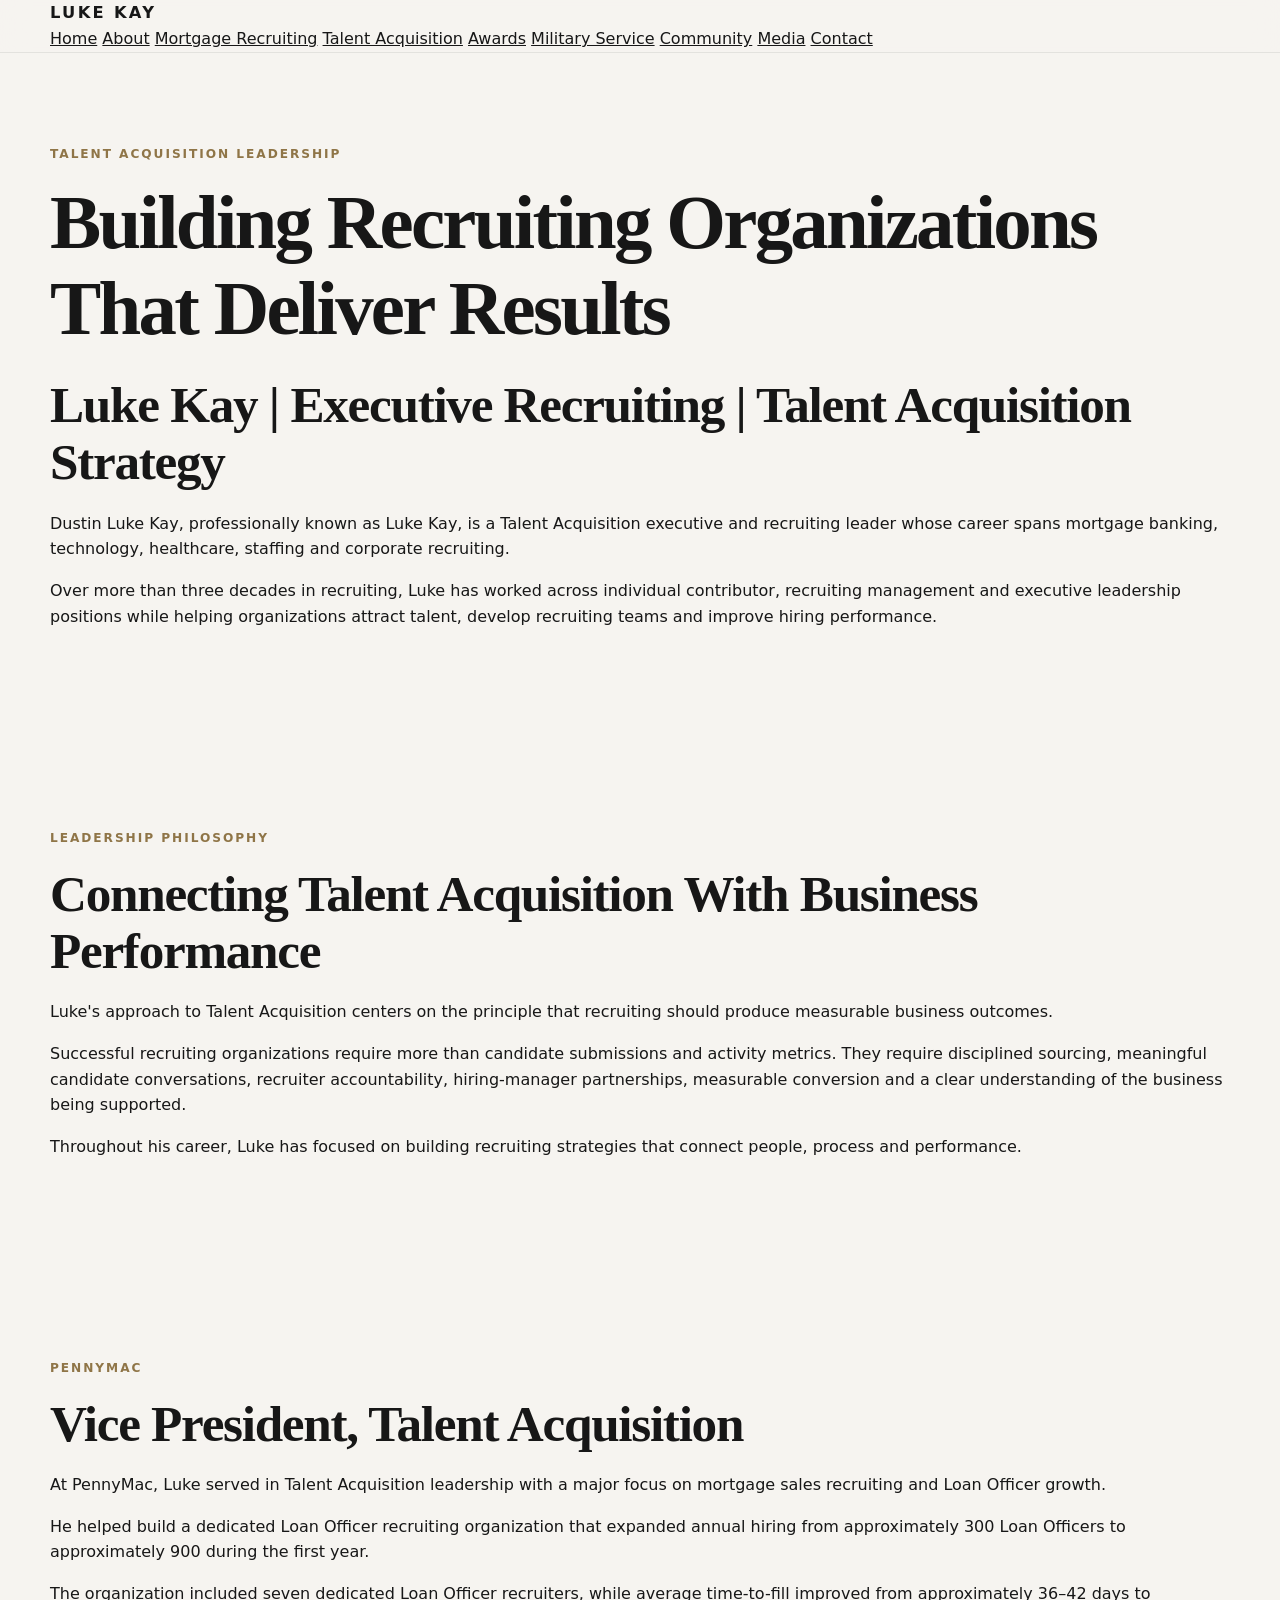
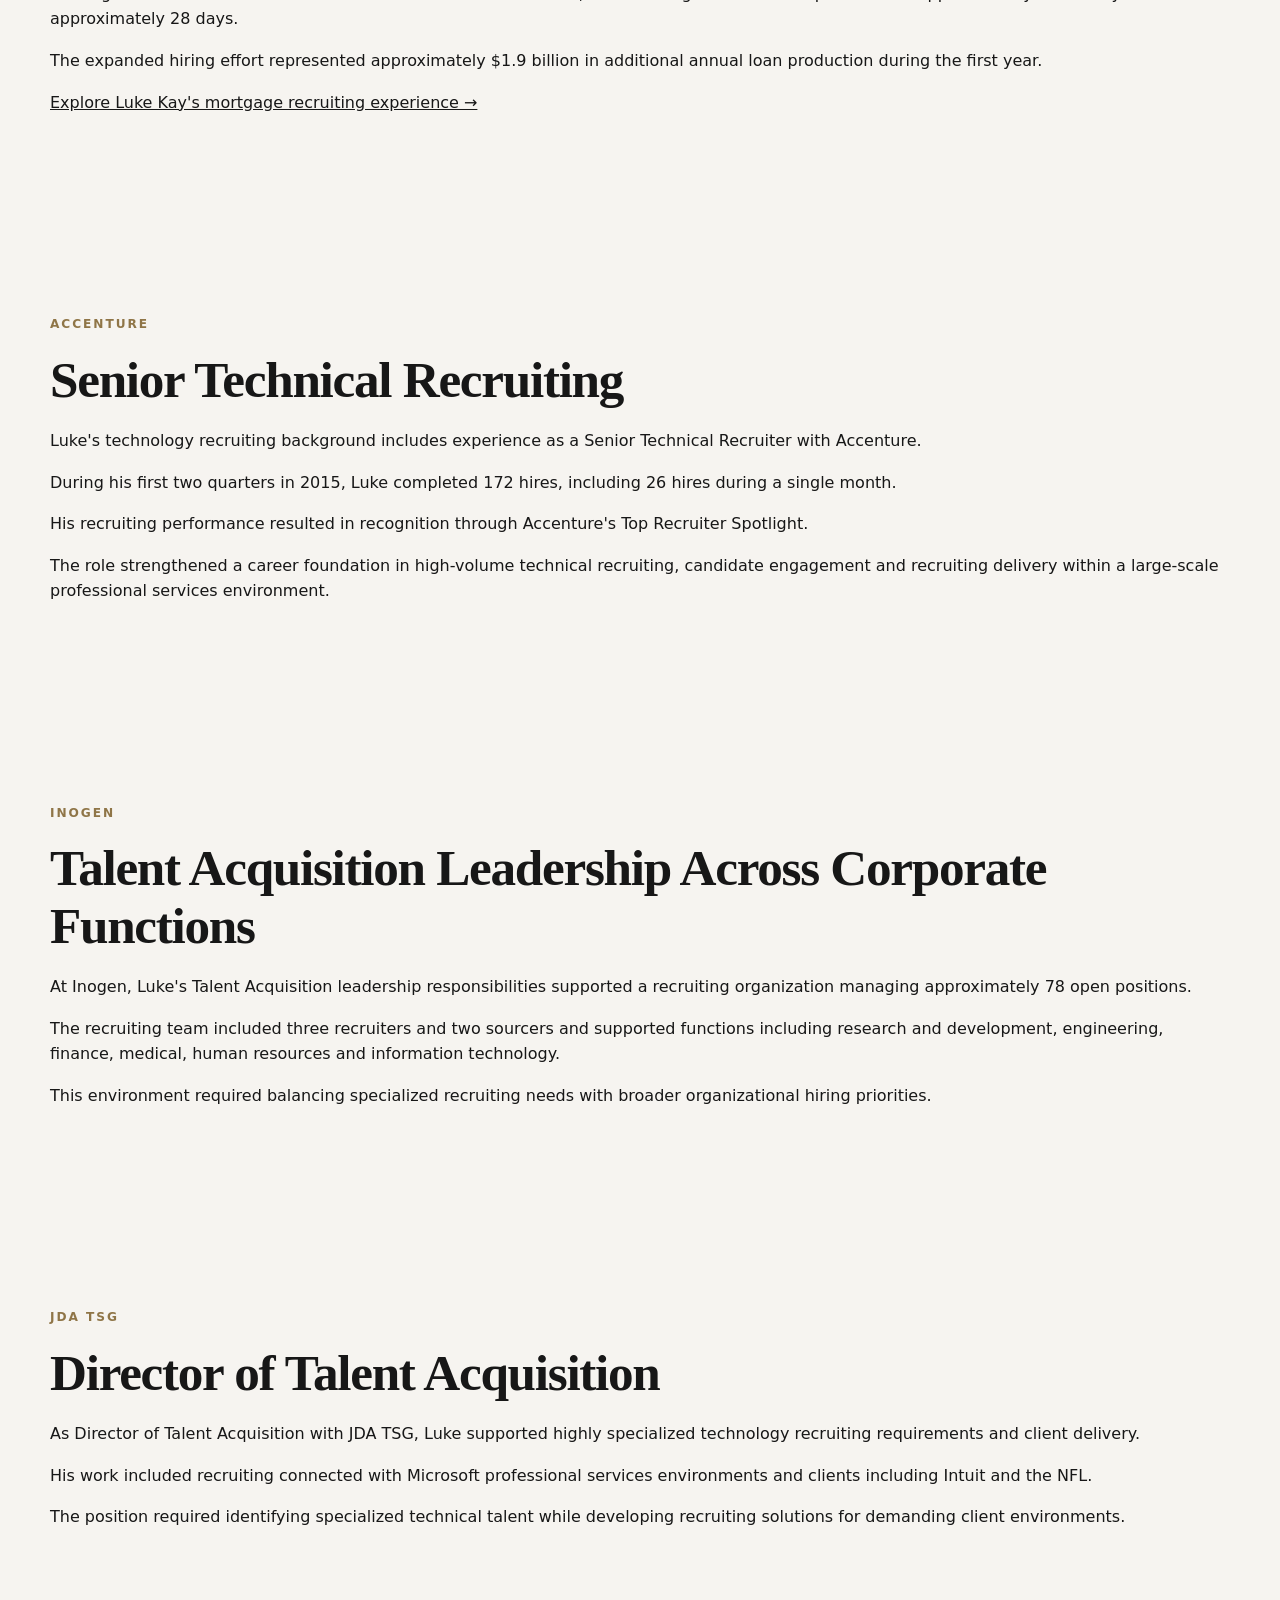
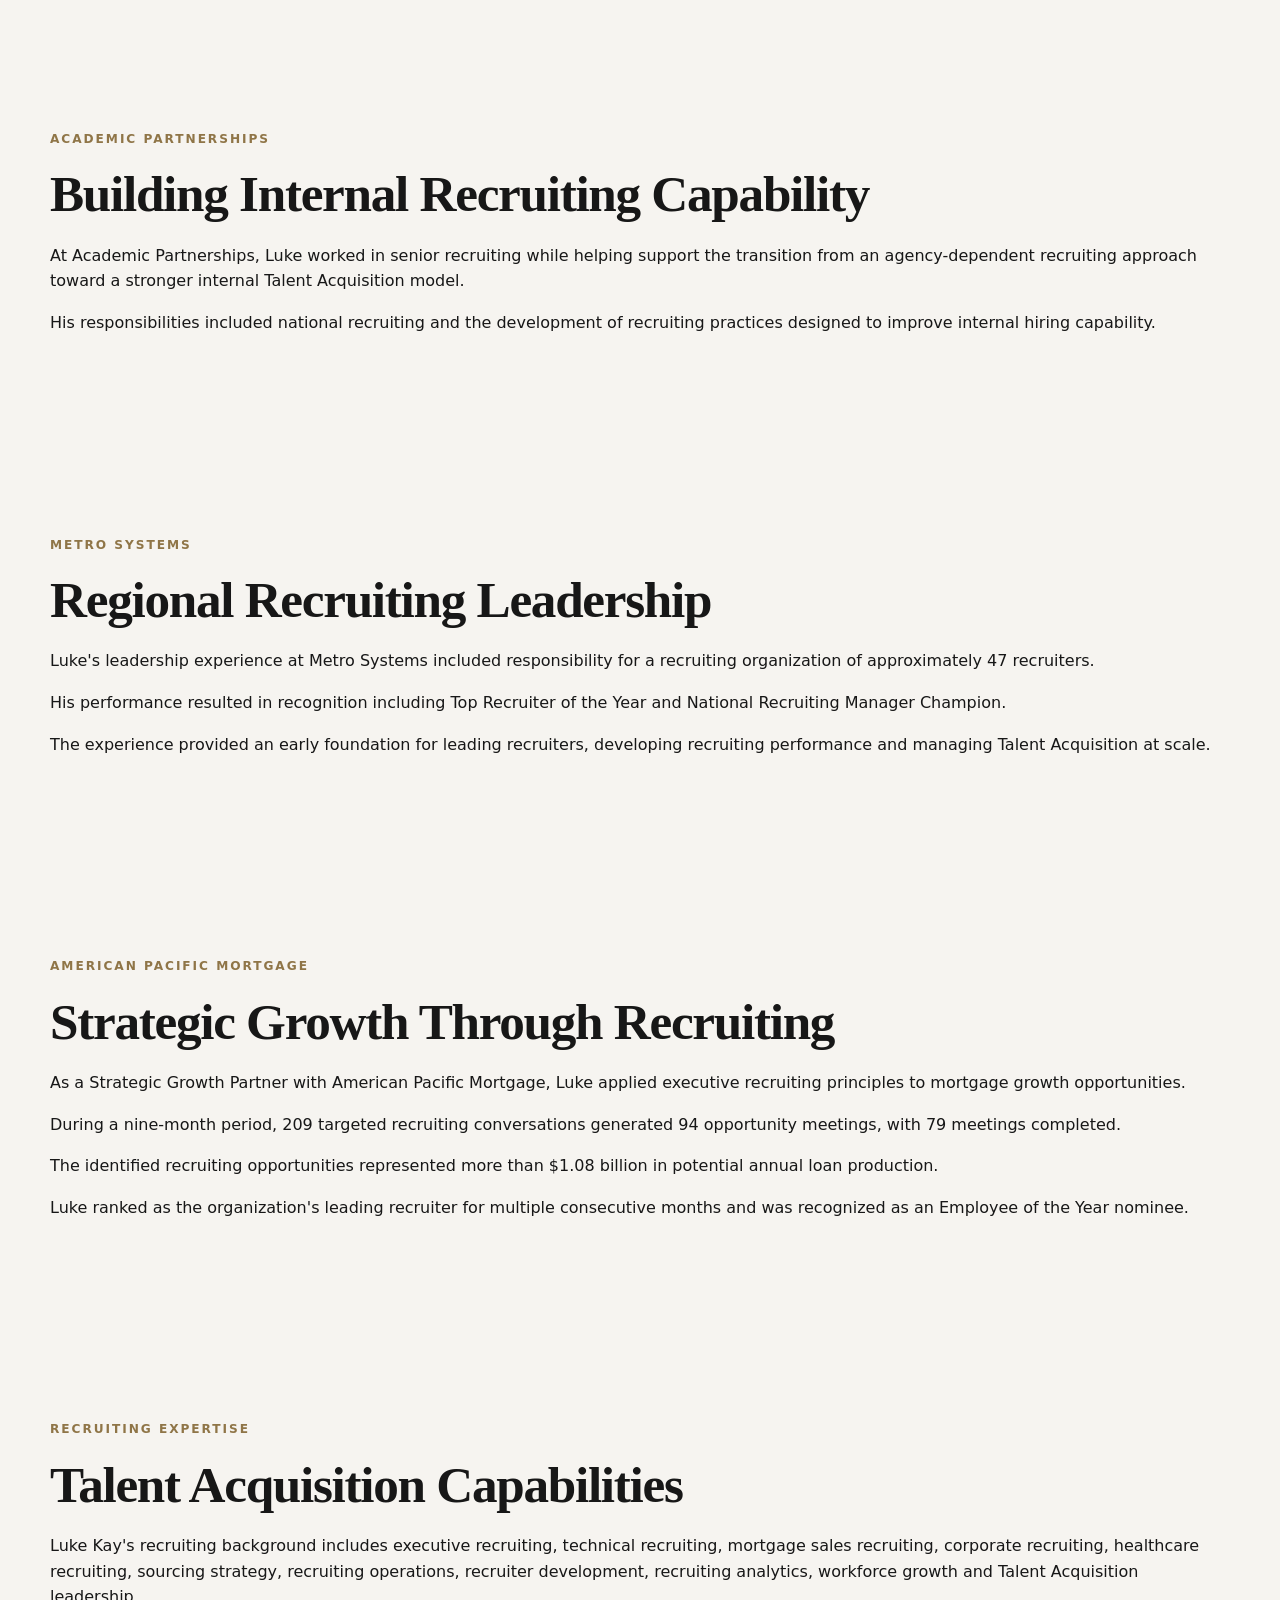
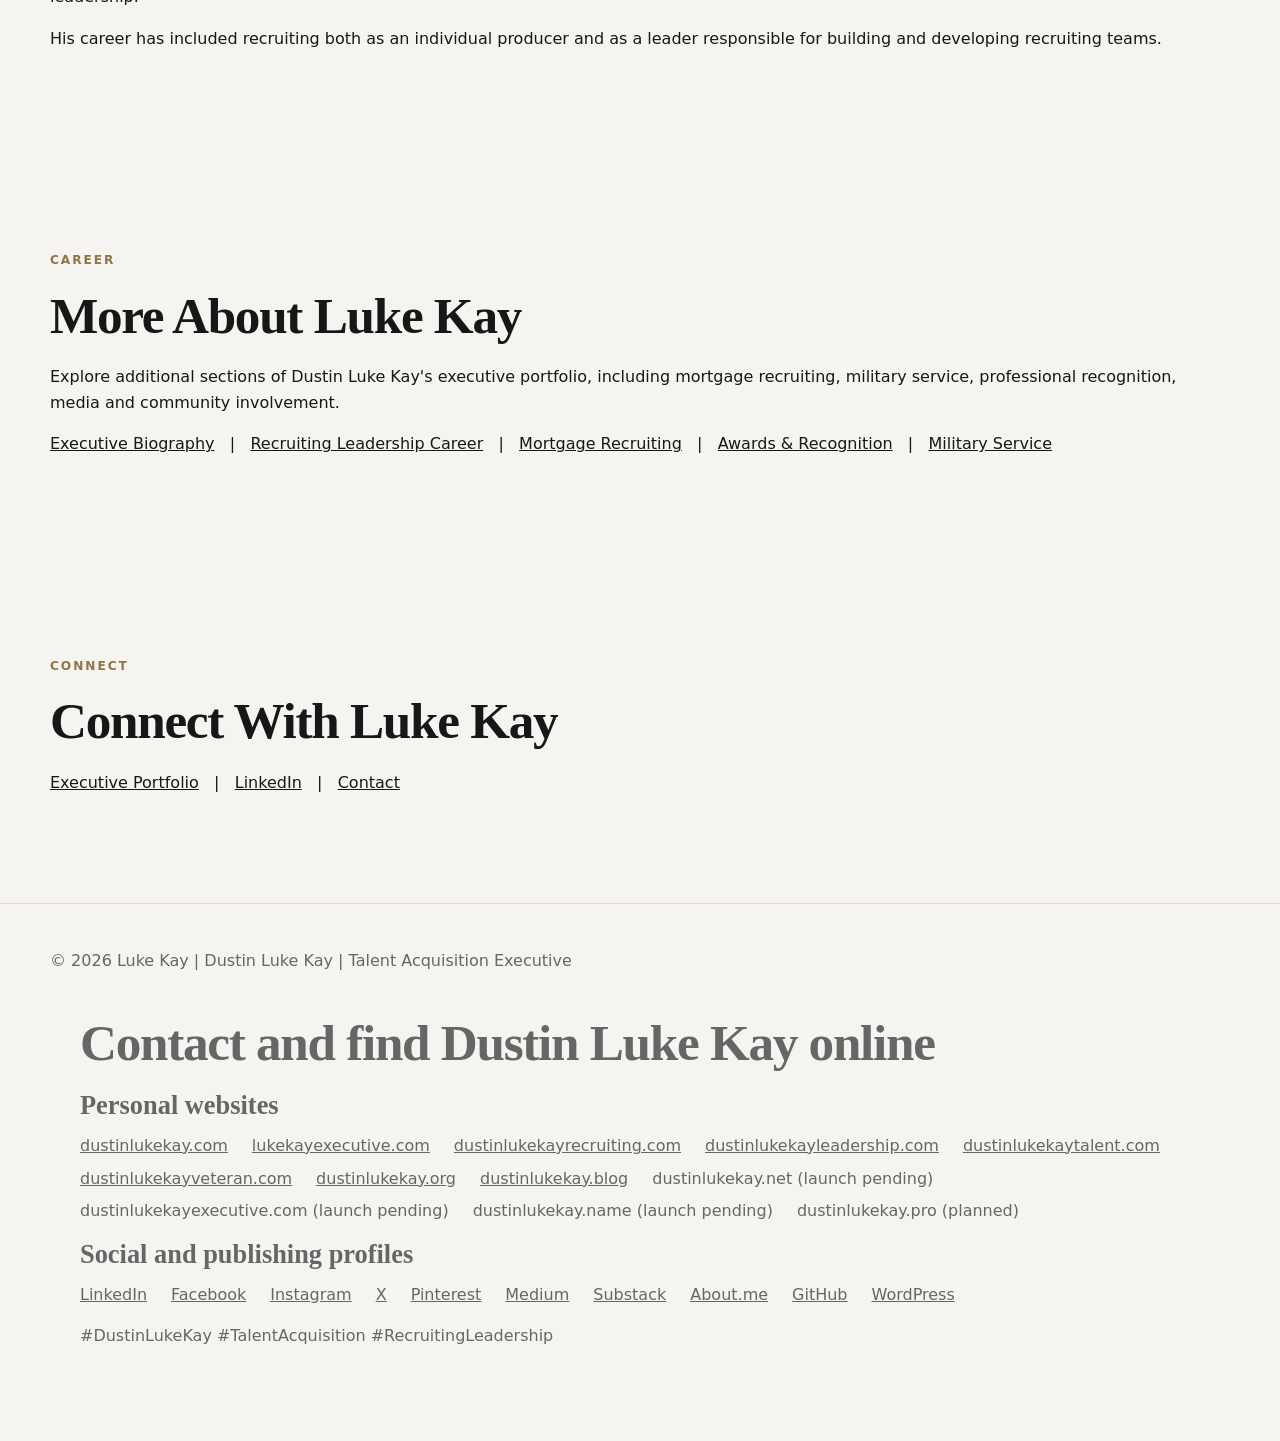
<file: talent-acquisition.html>
<!DOCTYPE html>
<html lang="en">
<head>
  <meta charset="UTF-8">
  <meta name="viewport" content="width=device-width, initial-scale=1.0">

  <title>Luke Kay | Dustin Luke Kay | Talent Acquisition Executive</title>

  <meta name="description" content="Talent Acquisition leadership experience of Luke Kay (Dustin Luke Kay), an executive recruiter and recruiting leader with experience across mortgage banking, technology, healthcare and corporate recruiting.">

  <meta name="author" content="Luke Kay">

  <link rel="canonical" href="https://lukekayexecutive.com/talent-acquisition.html">

  <meta property="og:title" content="Luke Kay | Talent Acquisition Leadership">
  <meta property="og:description" content="Explore Luke Kay's Talent Acquisition leadership, executive recruiting experience and career building high-performance recruiting organizations.">
  <meta property="og:url" content="https://lukekayexecutive.com/talent-acquisition.html">
  <meta property="og:type" content="website">

  <link rel="stylesheet" href="styles.css">
<meta name="twitter:card" content="summary">
<meta name="twitter:title" content="Luke Kay | Dustin Luke Kay | Talent Acquisition Executive">
<meta name="twitter:description" content="Talent Acquisition leadership experience of Luke Kay (Dustin Luke Kay), an executive recruiter and recruiting leader with experience across mortgage banking, technology, healthcare and corporate recruiting.">
<style>
  .kay-contact-directory { max-width: 72rem; margin: 1.5rem auto; padding: 1rem; text-align: left; overflow-wrap: anywhere; }
  .kay-contact-directory ul { display: flex; flex-wrap: wrap; gap: .45rem 1.5rem; padding: 0; margin: .5rem 0 1rem; list-style: none; }
  .kay-contact-directory li { margin: 0; }
  .kay-contact-directory a { text-decoration: underline; }
</style>
</head>

<body>

<header class="site-header">
  <div class="container">
    <a href="index.html" class="brand">LUKE KAY</a>

    <nav>
      <a href="index.html">Home</a>
      <a href="about.html">About</a>
      <a href="mortgage-recruiting.html">Mortgage Recruiting</a>
      <a href="talent-acquisition.html">Talent Acquisition</a>
      <a href="awards.html">Awards</a>
      <a href="military-service.html">Military Service</a>
      <a href="community-service.html">Community</a>
      <a href="media.html">Media</a>
      <a href="contact.html">Contact</a>
    </nav>
  </div>
</header>


<main>

<section class="section">
  <div class="container">

    <p class="section-kicker">Talent Acquisition Leadership</p>

    <h1>Building Recruiting Organizations That Deliver Results</h1>

    <h2>Luke Kay | Executive Recruiting | Talent Acquisition Strategy</h2>

    <p>
      Dustin Luke Kay, professionally known as Luke Kay, is a Talent Acquisition
      executive and recruiting leader whose career spans mortgage banking,
      technology, healthcare, staffing and corporate recruiting.
    </p>

    <p>
      Over more than three decades in recruiting, Luke has worked across
      individual contributor, recruiting management and executive leadership
      positions while helping organizations attract talent, develop recruiting
      teams and improve hiring performance.
    </p>

  </div>
</section>


<section class="section">
  <div class="container">

    <p class="section-kicker">Leadership Philosophy</p>

    <h2>Connecting Talent Acquisition With Business Performance</h2>

    <p>
      Luke's approach to Talent Acquisition centers on the principle that
      recruiting should produce measurable business outcomes.
    </p>

    <p>
      Successful recruiting organizations require more than candidate
      submissions and activity metrics. They require disciplined sourcing,
      meaningful candidate conversations, recruiter accountability,
      hiring-manager partnerships, measurable conversion and a clear
      understanding of the business being supported.
    </p>

    <p>
      Throughout his career, Luke has focused on building recruiting
      strategies that connect people, process and performance.
    </p>

  </div>
</section>


<section class="section">
  <div class="container">

    <p class="section-kicker">PennyMac</p>

    <h2>Vice President, Talent Acquisition</h2>

    <p>
      At PennyMac, Luke served in Talent Acquisition leadership with a major
      focus on mortgage sales recruiting and Loan Officer growth.
    </p>

    <p>
      He helped build a dedicated Loan Officer recruiting organization that
      expanded annual hiring from approximately 300 Loan Officers to
      approximately 900 during the first year.
    </p>

    <p>
      The organization included seven dedicated Loan Officer recruiters, while
      average time-to-fill improved from approximately 36–42 days to
      approximately 28 days.
    </p>

    <p>
      The expanded hiring effort represented approximately $1.9 billion in
      additional annual loan production during the first year.
    </p>

    <p>
      <a href="mortgage-recruiting.html">Explore Luke Kay's mortgage recruiting experience →</a>
    </p>

  </div>
</section>


<section class="section">
  <div class="container">

    <p class="section-kicker">Accenture</p>

    <h2>Senior Technical Recruiting</h2>

    <p>
      Luke's technology recruiting background includes experience as a Senior
      Technical Recruiter with Accenture.
    </p>

    <p>
      During his first two quarters in 2015, Luke completed 172 hires,
      including 26 hires during a single month.
    </p>

    <p>
      His recruiting performance resulted in recognition through Accenture's
      Top Recruiter Spotlight.
    </p>

    <p>
      The role strengthened a career foundation in high-volume technical
      recruiting, candidate engagement and recruiting delivery within a
      large-scale professional services environment.
    </p>

  </div>
</section>


<section class="section">
  <div class="container">

    <p class="section-kicker">Inogen</p>

    <h2>Talent Acquisition Leadership Across Corporate Functions</h2>

    <p>
      At Inogen, Luke's Talent Acquisition leadership responsibilities
      supported a recruiting organization managing approximately 78 open
      positions.
    </p>

    <p>
      The recruiting team included three recruiters and two sourcers and
      supported functions including research and development, engineering,
      finance, medical, human resources and information technology.
    </p>

    <p>
      This environment required balancing specialized recruiting needs with
      broader organizational hiring priorities.
    </p>

  </div>
</section>


<section class="section">
  <div class="container">

    <p class="section-kicker">JDA TSG</p>

    <h2>Director of Talent Acquisition</h2>

    <p>
      As Director of Talent Acquisition with JDA TSG, Luke supported highly
      specialized technology recruiting requirements and client delivery.
    </p>

    <p>
      His work included recruiting connected with Microsoft professional
      services environments and clients including Intuit and the NFL.
    </p>

    <p>
      The position required identifying specialized technical talent while
      developing recruiting solutions for demanding client environments.
    </p>

  </div>
</section>


<section class="section">
  <div class="container">

    <p class="section-kicker">Academic Partnerships</p>

    <h2>Building Internal Recruiting Capability</h2>

    <p>
      At Academic Partnerships, Luke worked in senior recruiting while helping
      support the transition from an agency-dependent recruiting approach
      toward a stronger internal Talent Acquisition model.
    </p>

    <p>
      His responsibilities included national recruiting and the development of
      recruiting practices designed to improve internal hiring capability.
    </p>

  </div>
</section>


<section class="section">
  <div class="container">

    <p class="section-kicker">Metro Systems</p>

    <h2>Regional Recruiting Leadership</h2>

    <p>
      Luke's leadership experience at Metro Systems included responsibility
      for a recruiting organization of approximately 47 recruiters.
    </p>

    <p>
      His performance resulted in recognition including Top Recruiter of the
      Year and National Recruiting Manager Champion.
    </p>

    <p>
      The experience provided an early foundation for leading recruiters,
      developing recruiting performance and managing Talent Acquisition at
      scale.
    </p>

  </div>
</section>


<section class="section">
  <div class="container">

    <p class="section-kicker">American Pacific Mortgage</p>

    <h2>Strategic Growth Through Recruiting</h2>

    <p>
      As a Strategic Growth Partner with American Pacific Mortgage, Luke
      applied executive recruiting principles to mortgage growth opportunities.
    </p>

    <p>
      During a nine-month period, 209 targeted recruiting conversations
      generated 94 opportunity meetings, with 79 meetings completed.
    </p>

    <p>
      The identified recruiting opportunities represented more than
      $1.08 billion in potential annual loan production.
    </p>

    <p>
      Luke ranked as the organization's leading recruiter for multiple
      consecutive months and was recognized as an Employee of the Year
      nominee.
    </p>

  </div>
</section>


<section class="section">
  <div class="container">

    <p class="section-kicker">Recruiting Expertise</p>

    <h2>Talent Acquisition Capabilities</h2>

    <p>
      Luke Kay's recruiting background includes executive recruiting,
      technical recruiting, mortgage sales recruiting, corporate recruiting,
      healthcare recruiting, sourcing strategy, recruiting operations,
      recruiter development, recruiting analytics, workforce growth and
      Talent Acquisition leadership.
    </p>

    <p>
      His career has included recruiting both as an individual producer and as
      a leader responsible for building and developing recruiting teams.
    </p>

  </div>
</section>


<section class="section">
  <div class="container">

    <p class="section-kicker">Career</p>

    <h2>More About Luke Kay</h2>

    <p>
      Explore additional sections of Dustin Luke Kay's executive portfolio,
      including mortgage recruiting, military service, professional
      recognition, media and community involvement.
    </p>

    
     <p>
  <a href="about.html">Executive Biography</a>
  &nbsp; | &nbsp;
  <a href="dustin-luke-kay-recruiting-leadership.html">Recruiting Leadership Career</a>
  &nbsp; | &nbsp;
  <a href="mortgage-recruiting.html">Mortgage Recruiting</a>
  &nbsp; | &nbsp;
  <a href="awards.html">Awards & Recognition</a>
  &nbsp; | &nbsp;
  <a href="military-service.html">Military Service</a>
</p>

</div>
</section>


<section class="section">
  <div class="container">

    <p class="section-kicker">Connect</p>

    <h2>Connect With Luke Kay</h2>

    <p>
      <a href="index.html">Executive Portfolio</a>
      &nbsp; | &nbsp;
      <a href="https://www.linkedin.com/in/lukekay1"
         target="_blank"
         rel="noopener">LinkedIn</a>
      &nbsp; | &nbsp;
      <a href="contact.html">Contact</a>
    </p>

  </div>
</section>

</main>


<footer class="site-footer">
  <div class="container">
    <p>© 2026 Luke Kay | Dustin Luke Kay | Talent Acquisition Executive</p>
  </div>

<section class="kay-contact-directory" id="kay-contact-directory" aria-label="Contact Dustin Luke Kay online">
  <h2>Contact and find Dustin Luke Kay online</h2>
  <nav aria-label="Personal websites">
    <h3>Personal websites</h3>
    <ul>
      <li><a href="https://dustinlukekay.com/">dustinlukekay.com</a></li>
      <li><a href="https://lukekayexecutive.com/">lukekayexecutive.com</a></li>
      <li><a href="https://dustinlukekayrecruiting.com/">dustinlukekayrecruiting.com</a></li>
      <li><a href="https://dustinlukekayleadership.com/">dustinlukekayleadership.com</a></li>
      <li><a href="https://dustinlukekaytalent.com/">dustinlukekaytalent.com</a></li>
      <li><a href="https://dustinlukekayveteran.com/">dustinlukekayveteran.com</a></li>
      <li><a href="https://dustinlukekay.org/">dustinlukekay.org</a></li>
      <li><a href="https://dustinlukekay.blog/">dustinlukekay.blog</a></li>
      <li>dustinlukekay.net (launch pending)</li>
      <li>dustinlukekayexecutive.com (launch pending)</li>
      <li>dustinlukekay.name (launch pending)</li>
      <li>dustinlukekay.pro (planned)</li>
    </ul>
  </nav>
  <nav aria-label="Social and publishing profiles">
    <h3>Social and publishing profiles</h3>
    <ul>
      <li><a href="https://www.linkedin.com/in/dustinlukekay/" rel="me">LinkedIn</a></li>
      <li><a href="https://www.facebook.com/dustinlukekay/" rel="me">Facebook</a></li>
      <li><a href="https://www.instagram.com/dustinlukekay/" rel="me">Instagram</a></li>
      <li><a href="https://x.com/dustinlukekay" rel="me">X</a></li>
      <li><a href="https://www.pinterest.com/dustinlukekay/" rel="me">Pinterest</a></li>
      <li><a href="https://medium.com/@dustinlukekayexecutive" rel="me">Medium</a></li>
      <li><a href="https://dustinlukekay.substack.com/" rel="me">Substack</a></li>
      <li><a href="https://about.me/dustinlukekay" rel="me">About.me</a></li>
      <li><a href="https://github.com/dustinlukekay20026" rel="me">GitHub</a></li>
      <li><a href="https://dustinlukekay1-hcmnf.wordpress.com/" rel="me">WordPress</a></li>
    </ul>
  </nav>
  <p>#DustinLukeKay #TalentAcquisition #RecruitingLeadership</p>
</section>
</footer>

</body>
</html>
</file>
<file: styles.css>
:root {
  --ink: #171717;
  --muted: #6f6f6f;
  --paper: #f6f4f0;
  --white: #ffffff;
  --gold: #b79a62;
  --gold-dark: #8f7547;
  --line: #ded9cf;
  --charcoal: #202020;
  --max: 1180px;
}

* { box-sizing: border-box; }
html { scroll-behavior: smooth; }
body {
  margin: 0;
  color: var(--ink);
  background: var(--paper);
  font-family: Inter, system-ui, -apple-system, Segoe UI, sans-serif;
  line-height: 1.6;
}
img { max-width: 100%; display: block; }
a { color: inherit; }
.container { width: min(var(--max), calc(100% - 40px)); margin: 0 auto; }

.site-header {
  position: sticky;
  top: 0;
  z-index: 20;
  background: rgba(246,244,240,.92);
  backdrop-filter: blur(14px);
  border-bottom: 1px solid rgba(23,23,23,.08);
}
.nav-wrap { min-height: 72px; display: flex; align-items: center; justify-content: space-between; gap: 24px; }
.brand { text-decoration: none; letter-spacing: .14em; font-weight: 700; font-size: 1.02rem; }
.brand span { color: var(--gold-dark); }
.nav { display: flex; align-items: center; gap: 26px; font-size: .93rem; }
.nav a { text-decoration: none; color: #454545; }
.nav a:hover { color: var(--ink); }
.nav-cta { border: 1px solid var(--ink); padding: 8px 14px; border-radius: 999px; }

.hero { padding: 72px 0 56px; overflow: hidden; }
.hero-grid { display: grid; grid-template-columns: 1.2fr .8fr; align-items: center; gap: 72px; }
.eyebrow, .section-kicker { text-transform: uppercase; letter-spacing: .16em; color: var(--gold-dark); font-size: .76rem; font-weight: 700; margin: 0 0 16px; }
h1, h2, h3 { font-family: "Playfair Display", Georgia, serif; line-height: 1.12; margin-top: 0; }
h1 { font-size: clamp(3rem, 6vw, 5.6rem); letter-spacing: -.035em; margin-bottom: 24px; }
h2 { font-size: clamp(2.2rem, 4vw, 4rem); letter-spacing: -.025em; margin-bottom: 20px; }
h3 { font-size: 1.65rem; margin-bottom: 12px; }
.hero-lede { color: #555; max-width: 760px; font-size: 1.08rem; }
.hero-actions { display: flex; gap: 12px; flex-wrap: wrap; margin: 30px 0 34px; }
.button { display: inline-flex; align-items: center; justify-content: center; text-decoration: none; border-radius: 999px; padding: 12px 20px; font-weight: 600; border: 1px solid var(--ink); transition: .2s ease; }
.button-primary { background: var(--ink); color: var(--white); }
.button-primary:hover { transform: translateY(-1px); background: #000; }
.button-secondary { background: transparent; color: var(--ink); }
.button-secondary:hover { background: rgba(23,23,23,.05); }
.metrics { display: grid; grid-template-columns: repeat(4, minmax(0,1fr)); border-top: 1px solid var(--line); border-bottom: 1px solid var(--line); }
.metric { padding: 20px 18px 18px 0; }
.metric strong { display: block; font-size: 1.5rem; line-height: 1.1; }
.metric span { color: var(--muted); font-size: .82rem; }
.hero-portrait { position: relative; }
.hero-portrait:before { content:""; position:absolute; inset: 10% -9% -8% 10%; background: var(--gold); opacity:.18; border-radius: 28px; transform: rotate(2deg); }
.hero-portrait img { position: relative; width: 100%; aspect-ratio: 4/5; object-fit: cover; border-radius: 26px; filter: grayscale(100%); box-shadow: 0 30px 60px rgba(0,0,0,.13); }
.portrait-tag { position:absolute; left:-28px; bottom:24px; background:var(--white); padding:12px 16px; border-left:4px solid var(--gold); box-shadow:0 12px 30px rgba(0,0,0,.1); font-size:.83rem; font-weight:600; }

.section { padding: 92px 0; }
.section-light { background: var(--white); }
.two-col { display:grid; grid-template-columns: .95fr 1.05fr; gap:72px; align-items:start; }
.prose { color:#555; font-size:1.08rem; }
.prose p:first-child { margin-top: 0; }
.section-heading-row { display:flex; justify-content:space-between; gap:40px; align-items:end; margin-bottom:36px; }
.section-heading-row h2 { max-width:760px; margin-bottom:0; }
.section-heading-row p { max-width:330px; color:var(--muted); }
.cards { display:grid; grid-template-columns: repeat(2, minmax(0,1fr)); gap:22px; }
.case-card { background:var(--white); border:1px solid var(--line); border-radius:24px; padding:32px; box-shadow:0 10px 30px rgba(0,0,0,.035); }
.feature-card { grid-column: 1 / -1; padding:40px; }
.card-meta { color:var(--gold-dark); text-transform:uppercase; letter-spacing:.12em; font-size:.72rem; font-weight:700; margin-bottom:15px; }
.case-card p { color:#626262; }
.case-stats { display:grid; grid-template-columns:repeat(2, minmax(0,1fr)); gap:10px 20px; margin-top:22px; }
.case-stats span { border-top:1px solid var(--line); padding-top:10px; font-size:.9rem; color:#555; }
.case-stats strong { color:var(--ink); }

.section-dark { background:var(--charcoal); color:var(--white); }
.section-dark .section-kicker { color:#d3b777; }
.leadership-grid { display:grid; grid-template-columns:repeat(2,minmax(0,1fr)); gap:20px; margin-top:36px; }
.lead-item { border:1px solid rgba(255,255,255,.14); padding:28px; border-radius:18px; background:rgba(255,255,255,.03); }
.lead-item p { color:#d1d1d1; margin-bottom:0; }

.recognition-grid { display:grid; grid-template-columns:.8fr 1.2fr; gap:72px; }
.recognition-copy { color:var(--muted); max-width:520px; }
.recognition-list { display:grid; gap:14px; }
.recognition-list > div { background:var(--white); border:1px solid var(--line); border-radius:16px; padding:20px 22px; display:grid; gap:4px; }
.recognition-list span { color:var(--muted); font-size:.92rem; }

.contact-section { padding-top:60px; }
.contact-card { background:var(--white); border:1px solid var(--line); border-radius:28px; padding:42px; box-shadow:0 18px 50px rgba(0,0,0,.05); }
.contact-card h2 { max-width:900px; }
.contact-actions { display:flex; flex-wrap:wrap; gap:12px; margin-top:24px; }
.contact-note { color:var(--muted); font-size:.85rem; margin-top:20px; }

.site-footer { border-top:1px solid var(--line); padding:28px 0 36px; color:#666; }
.footer-wrap { display:flex; justify-content:space-between; gap:20px; font-size:.9rem; }

.reveal { opacity:0; transform:translateY(16px); transition:opacity .6s ease, transform .6s ease; }
.reveal.visible { opacity:1; transform:none; }

@media (max-width: 900px) {
  .nav { display:none; }
  .hero-grid, .two-col, .recognition-grid { grid-template-columns:1fr; gap:42px; }
  .hero { padding-top:48px; }
  .hero-portrait { max-width:560px; }
  .metrics { grid-template-columns:repeat(2,1fr); }
  .section-heading-row { display:block; }
  .cards, .leadership-grid { grid-template-columns:1fr; }
  .feature-card { grid-column:auto; }
}

@media (max-width: 560px) {
  .container { width:min(var(--max), calc(100% - 26px)); }
  h1 { font-size:2.7rem; }
  .section { padding:68px 0; }
  .metrics { grid-template-columns:1fr 1fr; }
  .metric { padding-right:8px; }
  .case-card, .feature-card, .contact-card { padding:24px; border-radius:18px; }
  .case-stats { grid-template-columns:1fr; }
  .footer-wrap { flex-direction:column; }
  .portrait-tag { left:12px; right:12px; bottom:12px; }
}
/* Recognition & Media Gallery */

.recognition-heading {
  max-width: 760px;
  margin-bottom: 42px;
}

.recognition-copy {
  color: var(--muted);
  max-width: 680px;
  font-size: 1.05rem;
}

.recognition-gallery {
  display: grid;
  grid-template-columns: repeat(3, minmax(0, 1fr));
  gap: 24px;
}

.recognition-card {
  background: var(--white);
  border: 1px solid var(--line);
  border-radius: 22px;
  overflow: hidden;
  box-shadow: 0 12px 32px rgba(0,0,0,.05);
  display: flex;
  flex-direction: column;
  transition: transform .2s ease, box-shadow .2s ease;
}

.recognition-card:hover {
  transform: translateY(-4px);
  box-shadow: 0 18px 42px rgba(0,0,0,.09);
}

.recognition-card > img,
.recognition-card > a > img {
  width: 100%;
  height: 280px;
  object-fit: contain;
  background: #f1eee8;
  padding: 12px;
}

.recognition-card > a {
  display: block;
  text-decoration: none;
}

.recognition-card-copy {
  padding: 24px;
  flex: 1;
}

.recognition-card-copy span {
  display: block;
  color: var(--gold-dark);
  text-transform: uppercase;
  letter-spacing: .12em;
  font-size: .7rem;
  font-weight: 700;
  margin-bottom: 10px;
}

.recognition-card-copy h3 {
  font-size: 1.45rem;
  margin-bottom: 10px;
}

.recognition-card-copy p {
  color: var(--muted);
  margin: 0;
  font-size: .94rem;
}

.recognition-link {
  display: inline-block;
  margin-top: 18px;
  color: var(--gold-dark);
  font-weight: 700;
  text-decoration: none;
  border-bottom: 1px solid var(--gold);
}

.recognition-link:hover {
  color: var(--ink);
}

.recognition-card-featured {
  grid-column: span 2;
}

.recognition-card-featured > a > img {
  height: 340px;
}

@media (max-width: 900px) {
  .recognition-gallery {
    grid-template-columns: repeat(2, minmax(0, 1fr));
  }

  .recognition-card-featured {
    grid-column: span 2;
  }
}

@media (max-width: 600px) {
  .recognition-gallery {
    grid-template-columns: 1fr;
  }

  .recognition-card-featured {
    grid-column: auto;
  }

  .recognition-card > img,
  .recognition-card > a > img,
  .recognition-card-featured > a > img {
    height: auto;
    max-height: 360px;
    object-fit: contain;
  }
}
</file>
